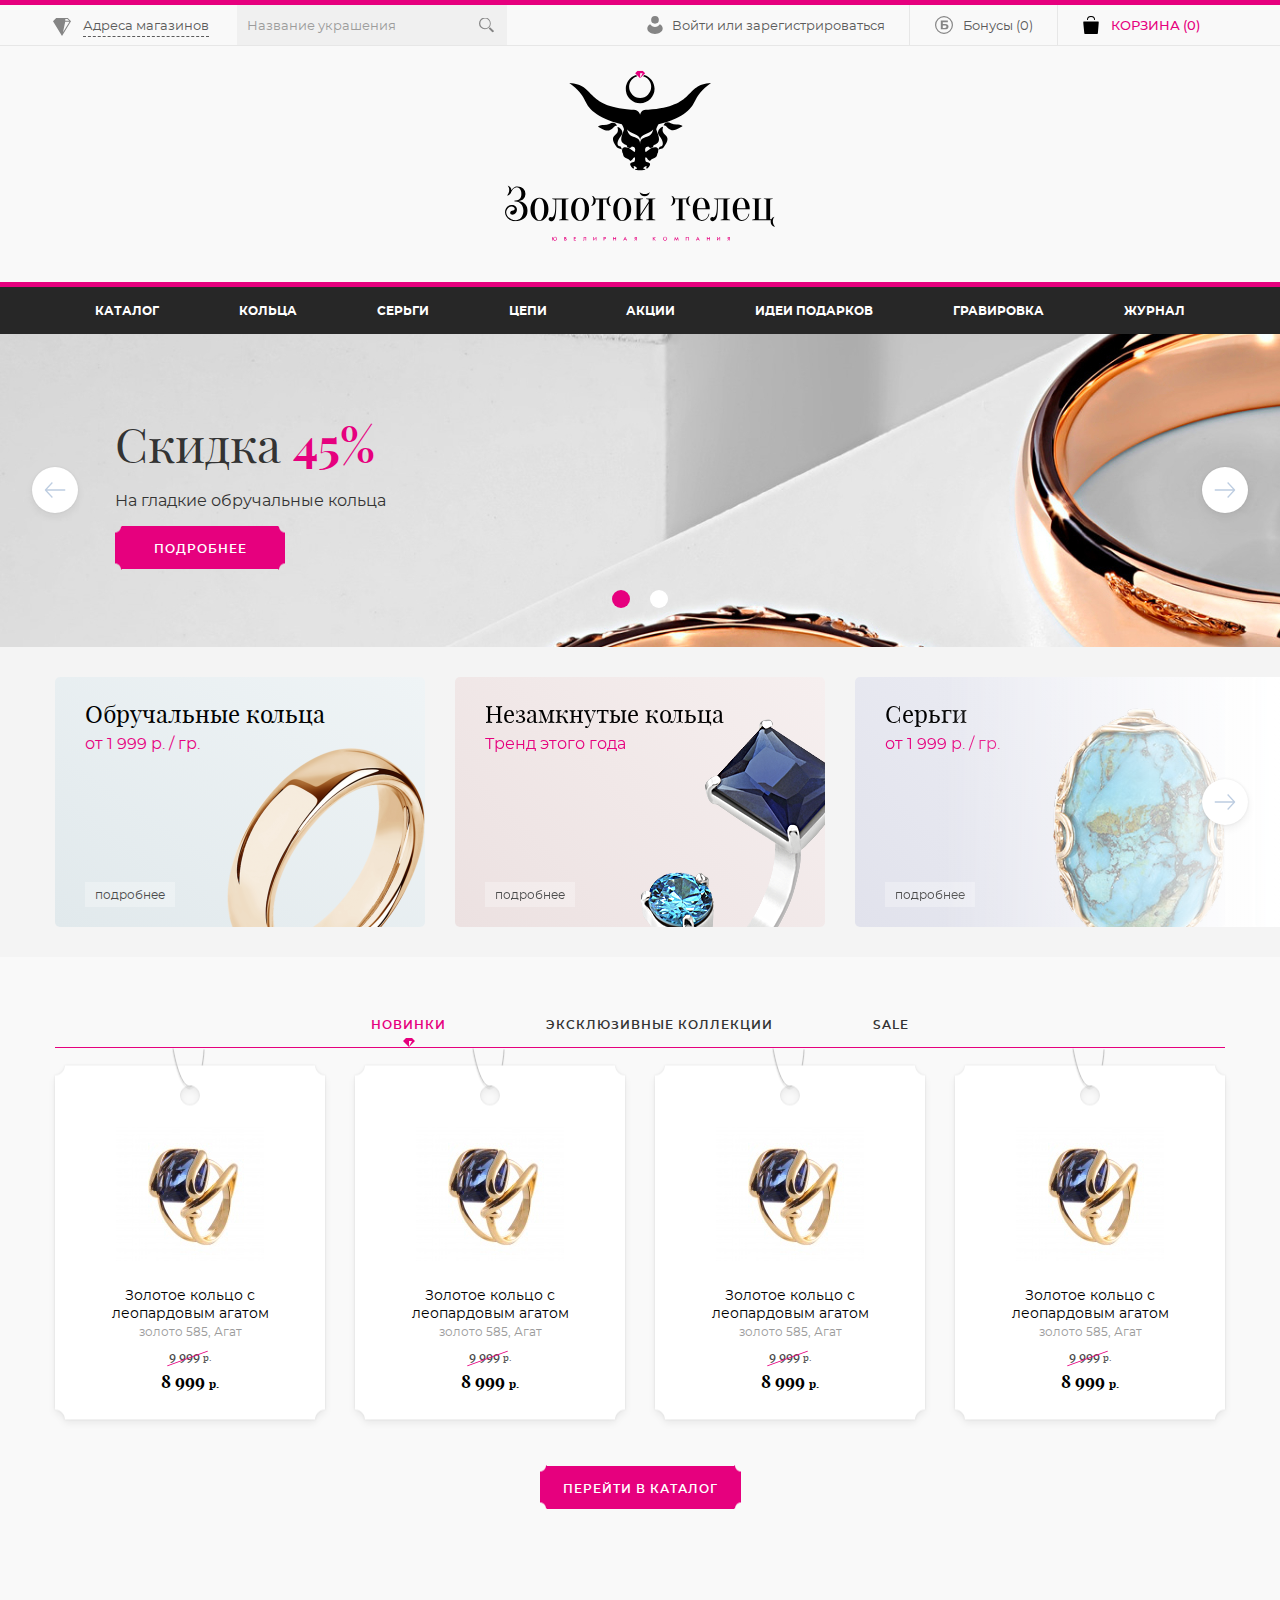
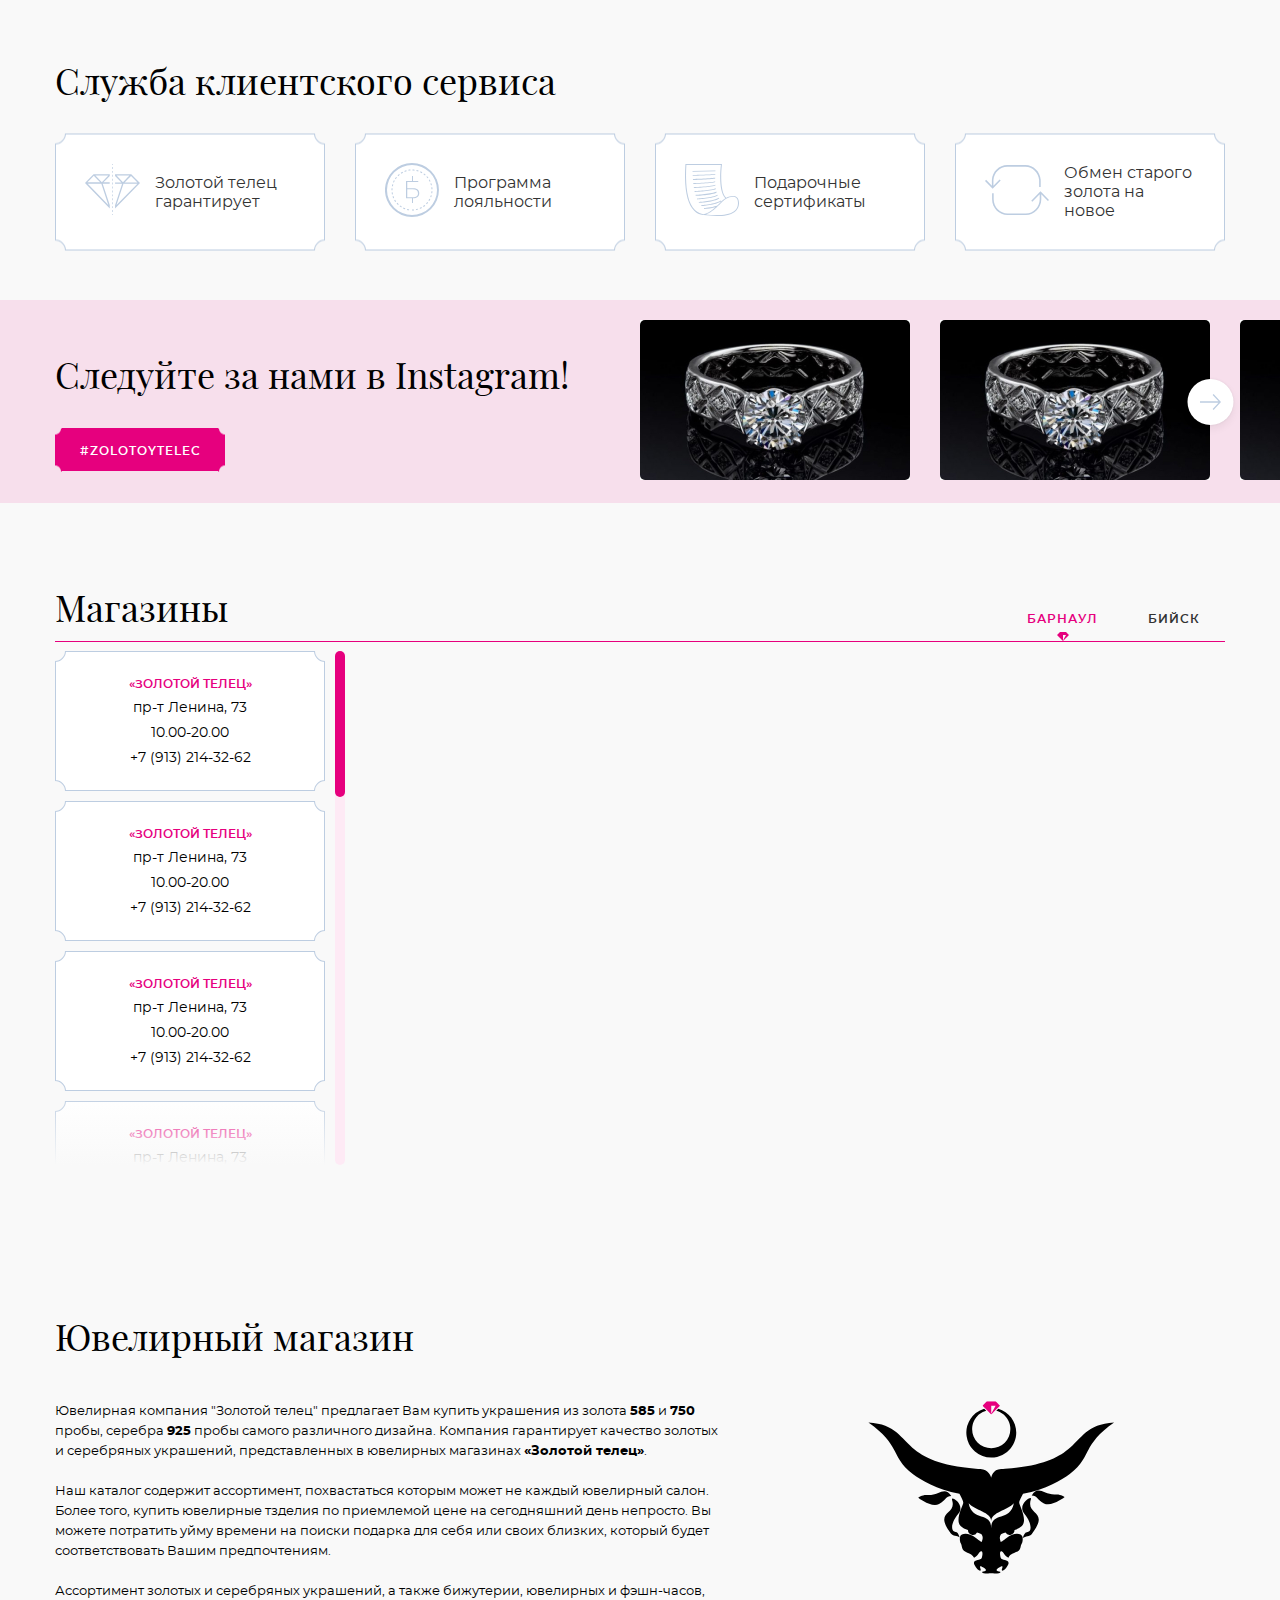
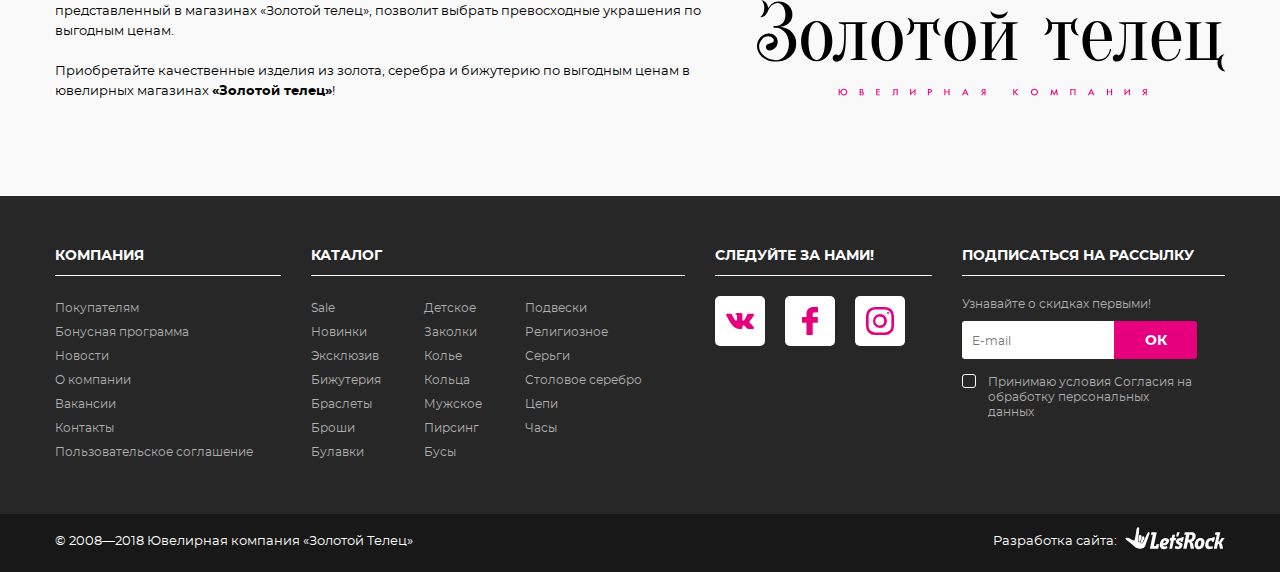
<file: index.html>
<!DOCTYPE html>
<html lang="ru">
<head>
	<meta charset="UTF-8">
<title>Телец</title>
<link rel="stylesheet" href="css/style.css">
<link rel="icon" type="image/x-icon" href="/img/favicon.ico">
<meta name="viewport" content="width=device-width, initial-scale=1, maximum-scale=1" />
	<script src="https://api-maps.yandex.ru/2.1/?lang=ru_RU" type="text/javascript">
    </script>
</head>
<body class="page">
	<svg style="display: none;">
		<symbol id="arrow" viewBox="0 0 21 16">
  			<defs>
				<path id="946ra" d="M366.52 483.3l5.83-6.3-.93-1-7.42 8 7.42 8 .93-1-5.83-6.3H385v-1.4z"/>
			</defs>
			<g><g transform="translate(-364 -476)"><use xlink:href="#946ra"/></g></g>
  		</symbol>
  		<symbol id="letsrock" viewBox="0 0 99 23">
  			<defs>
  				<path id="tip2a" d="M1465.2 3714.6c-.3.96-.47 1.6-1.2 2.36-.43.45-.57.6-1.18.93-3 1.57-6.98.59-9.24-1.52-.39-.33-.6-.67-.97-1.04-.25-.22-.3-.25-.55-.5-1-1.1-5.05-4.33-6.26-5.09-1.82-1.12-.28-2.41 2.18-1.7 2.23.67 5.24 3.64 6.1 1.87.27-.53 1.46-7.05 1.54-7.78.14-1.1.22-2.19.5-3.2.16-.7.47-1.23.82-1.49.64-.45 1.38-.36 1.63.4.06.2.09.39.11.67a70.2 70.2 0 0 1-.63 7.86c-.17 1.3-.5 2.93-.53 4.19-.05 1.43 1.27 2.3 2.38 1.49.41 1.57 1.76 1.88 2.73.3.74-1.12 1.82-4.43 3.26-6.96.46-.84.82-1.57 1.24-2.27.08-.17.19-.31.3-.48.69-.9 1.38-.62 1.57.45.11.64-.22 1.3-.6 2.44-1.1 3.32-2.13 5.62-3.2 9.07m-5.2-3.82c-.3.7-.8 1.58-1.65.87-.8-.67-.22-2.72.06-4.63.16-.93.1-1.49.52-1.8.28-.22.58-.25.88-.2 1.1.18 1.41.62 1.27 1.7-.13 1.09-.52 2.86-1.07 4.06m2.32 1.13c-.4.61-1.25 1.54-1.83.53-.33-.56.06-1.66.3-2.47.23-.76.5-2.1.8-2.98.4-1.12 1.7-.76 2.16-.05.55.87-.55 3.48-1.43 4.97"/><path id="tip2b" d="M1507.94 3709.67l1-4.89c1.43-.05 3.8-.42 2.75 2.78-.74 2.28-2.15 2.14-3.75 2.1zm-5.16 8.99h3.26l1.35-6.38c1.8-.22 1.85 1.04 2.12 2.42l.72 3.96h3.31l-.8-4.05c-.2-.98-.63-1.8-1-2.19-.21-.22-.4-.34-.65-.53.52-.34.93-.48 1.35-.73a5.2 5.2 0 0 0 1.93-2.08c.77-1.38 1.16-3.48.39-5.03-.78-1.6-2.05-1.9-4.3-1.9-2.08 0-4.12-.04-6.19 0l-.5 2.6h1.77z"/><path id="tip2c" d="M1533.44 3718.65h2.9l1.02-4.63c1.24-.11 1.35.56 1.63 1.9l.52 2.73 3-.02-.4-2.08c-.45-1.97-.28-2.33-1.41-3.57l3.42-5.05-3.1.02c-.76 1.07-1.45 2.4-2.14 3.49h-.97c-.05-.93 1.6-7.47 1.85-9.3h-4.8l-.47 2.61h1.74c-.28 2.22-2.76 12.78-2.79 13.9"/><path id="tip2d" d="M1478.6 3714.36h-2.7l-.36 1.65h-2.18l2.85-13.87-5.22.06-.6 2.55h1.9l-2.9 13.9 8.33-.02"/><path id="tip2e" d="M1517.48 3715.36a4.7 4.7 0 0 1 .17-2.41c.28-1.07 1.05-2.84 2.34-2.39 1.02.31 1.07 3.4 0 5-.83 1.27-2.1 1.46-2.5-.2m-.92 3.54c.25.12.56.17.94.23 2.68.28 4.03-.74 4.86-1.83.75-.99 1-1.74 1.3-2.95.44-1.63.69-3.5-.33-4.91-1.08-1.49-3.26-1.97-5.33-1.1a6.23 6.23 0 0 0-3.42 4.02c-.3.98-.5 2.13-.39 3.23.14 1.57.88 2.75 2.37 3.31"/><path id="tip2f" d="M1482.69 3713.23c.16-1.15.72-2.45 1.74-2.67.82-.17 1.13.43.96 1.15-.07.32-.2.62-.47.9-.5.5-1.3.65-2.23.62m-2.4 4.8c1.74 2.14 5.16.67 6.67.14l-.5-2.25c-1.34.48-3.33 1.5-3.86-.59 2.24.2 4.2-.53 5.3-2.5 2.76-4.94-4.1-6.7-7.06-2.75a7.7 7.7 0 0 0-1.57 4.75s-.15 1.77 1.02 3.2"/><path id="tip2g" d="M1495.52 3712.5c.45 1.78 2.99 2.03 3.29 2.84.58 1.49-2.13 1.69-3.67.42l-1.05 2.25c.8 1.04 3.28 1.32 4.86.98 1.9-.39 2.98-1.96 3.06-3.87.05-.87-.14-1.32-.88-2.02-.67-.6-1.44-.76-2.05-1.18-.33-.23-.44-.29-.4-.7.05-.76.65-.74 1.56-.7l-.19 1.14 2.13-.03 1.37-4.32-2.59.03-.14.64c-1.3-.08-2.8-.12-3.83.7 0 0-2.01 1.66-1.47 3.83"/><path id="tip2h" d="M1525.93 3718.3c.28.24.69.5 1.3.66.69.23 1.49.26 2.26.15.5-.06.86-.17 1.19-.26.41-.11.74-.25 1.16-.42.16-.08.35-.14.55-.25l-.5-2.22c-.94.3-4.3 2.05-3.95-1.91.23-2.27.92-3.8 3.4-3.48l-.2 1.1 2.1-.04 1.41-4.32h-2.57l-.19.76c-2.95-.31-4.55.53-5.8 2.25a8.15 8.15 0 0 0-1.35 5.33c.09.98.42 1.97 1.19 2.64"/><path id="tip2i" d="M1488.82 3718.65h2.84l1.69-8.17 1.6.03.8-2.53h-1.85l.63-3.23H1492l-.93 3.23h-1.52l-.5 2.5h1.3z"/><path id="tip2j" d="M1495.66 3706.46h2.07l1.49-4.32h-2.68z"/>
  			</defs>
  			<g><g transform="translate(-1445 -3697)"><g><g><use xlink:href="#tip2a"/></g><g><use xlink:href="#tip2b"/></g><g><use xlink:href="#tip2c"/></g><g><use xlink:href="#tip2d"/></g><g><use xlink:href="#tip2e"/></g><g><use xlink:href="#tip2f"/></g><g><use xlink:href="#tip2g"/></g><g><use xlink:href="#tip2h"/></g><g><use xlink:href="#tip2i"/></g><g><use xlink:href="#tip2j"/></g></g></g></g>
  		</symbol>
	</svg>

	<header class="header">
	<div class="header__top">
		<div class="container container_flex">
			<div class="header__top-blk">
				<a href="#" class="address">Адреса магазинов</a>
				<div class="search">
					<input type="search" placeholder="Название украшения">
					<button class="search__btn"></button>
				</div>
			</div>
			<div class="header__top-blk">
				<a href="#" class="header__btn header__btn_auth">Войти или зарегистрироваться</a>
				<a href="#" class="header__btn header__btn_bonus">Бонусы (0)</a>
				<a href="#" class="header__btn header__btn_cart">Корзина (0)</a>
			</div>
		</div>

	</div>
	<div class="header__logo">
		<a href="/" class="logo">
			<img src="img/svg/logo.svg" alt="">
		</a>
	</div>
	<div class="header__nav">
		<nav class="nav container">
			<div class="nav__item">
				<a href="/">Каталог</a>
			</div>
			<div class="nav__item">
				<a href="/">Кольца</a>
			</div>
			<div class="nav__item">
				<a href="/">Серьги</a>
			</div>
			<div class="nav__item">
				<a href="/">Цепи</a>
			</div>
			<div class="nav__item">
				<a href="/">Акции</a>
			</div>
			<div class="nav__item">
				<a href="/">Идеи подарков</a>
			</div>
			<div class="nav__item">
				<a href="/">Гравировка</a>
			</div>
			<div class="nav__item">
				<a href="/">Журнал</a>
			</div>
		</nav>
	</div>
</header>

	<div class="page__wrapper">
		<div class="slider" data-slider="main">
	<ul class="slider__slides">
		<li class="slide">
			<div class="slide__bg">
				<img src="pictures/slide.jpg" alt="">
			</div>
			<div class="slide__content container">
				<div>
					<span class="slide__title">Скидка <strong>45%</strong></span>
					<p class="slide__text">На гладкие обручальные кольца</p>
					<a href="#" class="slide__btn btn">Подробнее</a>
				</div>
			</div>
		</li>
		<li class="slide">
			<div class="slide__bg">
				<img src="pictures/slide.jpg" alt="">
			</div>
			<div class="slide__content container">
				<div>
					<span class="slide__title">Скидка <strong>45%</strong></span>
					<p class="slide__text">На гладкие обручальные кольца</p>
					<a href="#" class="slide__btn btn">Подробнее</a>
				</div>
			</div>
		</li>
	</ul>
	<div class="slider__controls container">
		<button class="arrow arrow_prev">
			<svg>
				<use xlink:href="#arrow"/>
			</svg>
		</button>
		<button class="arrow arrow_next">
			<svg>
				<use xlink:href="#arrow"/>
			</svg>
		</button>
	</div>
</div>
		<div class="slider" data-slider="catalog">
	<div class="container">
		<ul class="slider__slides">
			<li class="catitem">
				<span class="catitem__title">Обручальные кольца</span>
				<span class="catitem__subtitle">от 1 999 р. / гр.</span>
				<a href="/" class="catitem__more">Подробнее</a>
				<img src="pictures/1000x1000-pr-122-00-1-7b1.png" alt="">
			</li>
			<li class="catitem">
				<span class="catitem__title">Незамкнутые кольца</span>
				<span class="catitem__subtitle">Тренд этого года</span>
				<a href="/" class="catitem__more">Подробнее</a>
				<img src="pictures/cb2fe2113a5e11729b7a96f40f916c2d.png" alt="">
			</li>
			<li class="catitem">
				<span class="catitem__title">Серьги</span>
				<span class="catitem__subtitle">от 1 999 р. / гр.</span>
				<a href="/" class="catitem__more">Подробнее</a>
				<img src="pictures/bitmap.png" alt="">
			</li>
			<li class="catitem">
				<span class="catitem__title">Обручальные кольца</span>
				<span class="catitem__subtitle">от 1 999 р. / гр.</span>
				<a href="/" class="catitem__more">Подробнее</a>
				<img src="pictures/1000x1000-pr-122-00-1-7b1.png" alt="">
			</li>
			<li class="catitem">
				<span class="catitem__title">Незамкнутые кольца</span>
				<span class="catitem__subtitle">Тренд этого года</span>
				<a href="/" class="catitem__more">Подробнее</a>
				<img src="pictures/cb2fe2113a5e11729b7a96f40f916c2d.png" alt="">
			</li>
			<li class="catitem">
				<span class="catitem__title">Серьги</span>
				<span class="catitem__subtitle">от 1 999 р. / гр.</span>
				<a href="/" class="catitem__more">Подробнее</a>
				<img src="pictures/bitmap.png" alt="">
			</li>
		</ul>
		<div class="slider__controls container">
			<button class="arrow arrow_prev">
				<svg>
					<use xlink:href="#arrow"/>
				</svg>
			</button>
			<button class="arrow arrow_next">
				<svg>
					<use xlink:href="#arrow"/>
				</svg>
			</button>
		</div>
	</div>
</div>

		<section class="section">
			<div class="container">
				<div class="tabs">
					<div class="tabs__btns">
						<button class="tab">
							<span>Новинки</span>
						</button>
						<button class="tab">
							<span>Эксклюзивные коллекции</span>
						</button>
						<button class="tab">
							<span>Sale</span>
						</button>
					</div>
					<div class="tabs__content">
						<div class="tab-content">
							<div class="catalog">
								<div class="catalog__items catalog__items_index">
									<div class="item">
										<a href="#"></a>
										<div class="item__pic">
											<img src="pictures/f160afa83a4b2538b3ef13fe728d73aa.jpg" alt="">
										</div>
										<div class="item__title">
											<p>Золотое кольцо с леопардовым агатом</p>
											<span>золото 585, Агат</span>
										</div>
										<div class="item__priceblock">
											<span class="price price_old"><s>9 999 <span>р.</span></s></span>
											<span class="price">8 999 <span>р.</span></span>
										</div>
									</div>
									<div class="item">
										<a href="#"></a>
										<div class="item__pic">
											<img src="pictures/f160afa83a4b2538b3ef13fe728d73aa.jpg" alt="">
										</div>
										<div class="item__title">
											<p>Золотое кольцо с леопардовым агатом</p>
											<span>золото 585, Агат</span>
										</div>
										<div class="item__priceblock">
											<span class="price price_old"><s>9 999 <span>р.</span></s></span>
											<span class="price">8 999 <span>р.</span></span>
										</div>
									</div>
									<div class="item">
										<a href="#"></a>
										<div class="item__pic">
											<img src="pictures/f160afa83a4b2538b3ef13fe728d73aa.jpg" alt="">
										</div>
										<div class="item__title">
											<p>Золотое кольцо с леопардовым агатом</p>
											<span>золото 585, Агат</span>
										</div>
										<div class="item__priceblock">
											<span class="price price_old"><s>9 999 <span>р.</span></s></span>
											<span class="price">8 999 <span>р.</span></span>
										</div>
									</div>
									<div class="item">
										<a href="#"></a>
										<div class="item__pic">
											<img src="pictures/f160afa83a4b2538b3ef13fe728d73aa.jpg" alt="">
										</div>
										<div class="item__title">
											<p>Золотое кольцо с леопардовым агатом</p>
											<span>золото 585, Агат</span>
										</div>
										<div class="item__priceblock">
											<span class="price price_old"><s>9 999 <span>р.</span></s></span>
											<span class="price">8 999 <span>р.</span></span>
										</div>
									</div>
								</div>
								<a href="#" class="btn">Перейти в каталог</a>
							</div>
						</div>
						<div class="tab-content">
							2
						</div>
						<div class="tab-content">
							3
						</div>
					</div>
				</div>
			</div>
		</section>

	 <section class="section">
			<div class="container">
				<h2 class="title">Служба клиентского сервиса</h2>
				<div class="feautures">
					<div class="feautures__item">
						<div class="feautures__pic">
							<svg xmlns="http://www.w3.org/2000/svg" xmlns:xlink="http://www.w3.org/1999/xlink" width="55" height="51" viewBox="0 0 55 51">
								<defs>
									<path id="hm98a" d="M432.75 1748h-.69v-.98h.69zm0-46.08h-.69v-1.97h.69zm0 3.93h-.69v-1.97h.69zm0 3.93h-.69v-1.97h.69zm0 3.86h-.69v-1.95h.69zm0 3.93h-.69v-1.95h.69zm0 3.95h-.69v-1.97h.69zm0 3.93h-.69v-1.97h.69zm0 3.92h-.69v-1.95h.69zm0 3.93h-.69v-1.95h.69zm0 3.89h-.69v-1.97h.69zm0 3.93h-.69v-1.97h.69zm0 3.93h-.69v-1.97h.69zm0-47.07h-.69v-.98h.69zm3.8 10.63l6.43 6.53 6.42-6.53zm14.47.31l-6.42 6.51h12.83zm6.42 7.87h-13.96l-6.99 21.26zm-22.38-9.53h16.21l8.73 8.85-24.94 25.33v-3.26l7.04-21.4h-7.04v-1.34h6.36l-6.36-6.46zm-27.32 9.46l20.58 21.26-6.98-21.26zm-.37-1.35h12.85l-6.43-6.51zm8.04-6.76l6.43 6.53 6.54-6.53zm14.35 32.82l-24.76-25.5 8.54-8.73h16.22v1.9l-6.3 6.27h6.23v1.35h-6.98l7.05 21.39z"/>
								</defs>
								<g><g transform="translate(-405 -1697)"><use xlink:href="#hm98a"/></g></g>
							</svg>
						</div>
						<p>Золотой телец гарантирует</p>
					</div>
					<div class="feautures__item">
						<div class="feautures__pic">
							<svg xmlns="http://www.w3.org/2000/svg" xmlns:xlink="http://www.w3.org/1999/xlink" width="54" height="54" viewBox="0 0 54 54"><defs><path id="o6yma" d="M732 1750a27 27 0 1 1 0-54 27 27 0 0 1 0 54zm0-2a25 25 0 1 0 0-50 25 25 0 0 0 0 50zm0-4.5v-1c.65 0 1.3-.03 1.95-.1l.1 1c-.68.07-1.36.1-2.05.1zm4.08-.4l-.2-.99c.64-.13 1.27-.29 1.9-.48l.29.96c-.66.2-1.32.37-2 .5zm3.96-1.24l-.4-.92c.6-.25 1.19-.54 1.76-.85l.48.88c-.6.33-1.21.63-1.84.9zm3.57-1.98l-.56-.81c.53-.37 1.05-.76 1.55-1.18l.64.76c-.52.44-1.06.85-1.63 1.23zm3.17-2.68l-.72-.69c.45-.47.88-.96 1.28-1.47l.79.62c-.43.54-.87 1.05-1.35 1.54zm2.5-3.17l-.84-.53c.35-.55.67-1.12.97-1.7l.89.45c-.31.61-.65 1.2-1.02 1.78zm1.86-3.68l-.93-.36c.23-.6.44-1.23.6-1.85l.97.26c-.18.66-.4 1.3-.64 1.95zm1.09-4l-.99-.17c.1-.64.18-1.29.22-1.94l1 .06c-.04.69-.12 1.37-.23 2.04zm.25-4.15l-1 .04c-.02-.66-.08-1.3-.17-1.95l1-.13c.09.67.15 1.35.17 2.04zm-.56-4.07l-.97.24c-.16-.63-.34-1.26-.56-1.87l.94-.33c.23.64.43 1.3.59 1.96zm-1.37-3.86l-.9.42c-.28-.58-.59-1.16-.92-1.72l.86-.51c.35.59.67 1.19.96 1.8zm-2.14-3.54l-.8.6c-.38-.52-.8-1.03-1.23-1.5l.73-.68c.46.5.9 1.03 1.3 1.58zm-2.8-3.07l-.67.75c-.49-.43-1-.84-1.52-1.22l.58-.81c.56.4 1.1.83 1.6 1.28zm-3.26-2.36l-.51.86c-.56-.33-1.14-.63-1.73-.9l.42-.9c.62.28 1.23.6 1.82.94zm-3.78-1.72l-.32.95a19.2 19.2 0 0 0-1.86-.53l.22-.98c.66.15 1.32.34 1.96.56zm-4.03-.92l-.13.99c-.64-.08-1.29-.13-1.94-.14l.02-1c.69.01 1.37.06 2.05.15zm-4.14-.1l.08 1c-.65.06-1.3.14-1.94.26l-.17-1c.67-.12 1.35-.2 2.03-.26zm-4.04.73l.28.96c-.63.18-1.25.39-1.86.63l-.37-.93a20.5 20.5 0 0 1 1.95-.66zm-3.81 1.52l.46.88c-.58.3-1.14.63-1.68.99l-.55-.84c.57-.37 1.16-.72 1.77-1.03zm-3.46 2.27l.63.77c-.5.41-1 .85-1.45 1.3l-.7-.7c.48-.48.99-.94 1.52-1.37zm-2.92 2.9l.77.63c-.41.5-.8 1.03-1.16 1.57l-.83-.56c.38-.57.78-1.12 1.22-1.64zm-2.27 3.38l.89.47c-.31.57-.59 1.16-.83 1.76l-.93-.38c.26-.63.55-1.25.87-1.85zm-1.56 3.83l.95.28c-.18.63-.33 1.26-.45 1.9l-.99-.19c.13-.67.3-1.34.49-1.99zm-.77 4.08l1 .09a19.76 19.76 0 0 0-.07 1.98l-1 .01a21.9 21.9 0 0 1 .07-2.08zm.07 4.13l.98-.12c.08.65.19 1.3.32 1.93l-.96.21c-.15-.67-.26-1.34-.34-2.02zm.89 4.02l.95-.31c.2.62.43 1.22.7 1.82l-.91.4c-.28-.62-.53-1.26-.74-1.9zm1.66 3.74l.87-.5c.32.57.67 1.12 1.05 1.65l-.81.58c-.4-.56-.77-1.13-1.1-1.73zm2.41 3.37l.75-.66c.43.5.89.96 1.36 1.4l-.68.73c-.5-.46-.98-.95-1.43-1.47zm2.97 2.77l.6-.8c.52.4 1.06.77 1.61 1.1l-.52.85c-.59-.36-1.15-.74-1.7-1.15zm3.51 2.16l.44-.9c.58.29 1.18.54 1.8.76l-.35.94c-.64-.23-1.28-.5-1.89-.8zm3.9 1.42l.24-.97c.63.16 1.27.29 1.91.38l-.15.99a20.4 20.4 0 0 1-2-.4zM726 1714h6v-5h1v5h5.26v1.1h-11v6.2h5.82c2.01 0 3.54.4 4.6 1.23 1.04.82 1.56 2.02 1.56 3.6 0 1.65-.55 2.9-1.67 3.77-1.06.83-2.59 1.26-4.57 1.3v4.8h-1v-4.8h-6zm6.76 16.14c1.72 0 3.02-.33 3.9-1 .89-.66 1.33-1.64 1.33-2.95 0-2.57-1.74-3.86-5.23-3.86h-5.5v7.81z"/></defs><g><g transform="translate(-705 -1696)"><use xlink:href="#o6yma"/></g></g></svg>
						</div>
						<p>Программа лояльности</p>
					</div>
					<div class="feautures__item">
						<div class="feautures__pic">
							<svg xmlns="http://www.w3.org/2000/svg" xmlns:xlink="http://www.w3.org/1999/xlink" width="54" height="52" viewBox="0 0 54 52"><defs><path id="9t2ia" d="M1055.12 1729.27c1.91.67 4.14 2.53 3.86 7.6a10.32 10.32 0 0 1-4.3 8.05c-4.31 3.21-11.16 4.08-17.6 4.08-5.23 0-10.19-.56-13.29-.92l-.42-.04-.36-.03a14.43 14.43 0 0 1-8.8-4.3c-7.4-7.34-10.37-22.92-8.8-46.28l.02-.43h36.6l-.06.5c-.04.27-3.32 26.12 4.24 33.26 3-1.6 6.32-2.39 8.9-1.5m2.84 7.57c.2-3.6-.9-5.91-3.2-6.71-2.25-.78-5.55-.02-8.62 1.75l-.79.49-.28.17c-.35.24-.7.5-1.03.75l-.22.17a18.55 18.55 0 0 0-1.96 1.8 92.47 92.47 0 0 1-2.63 2.7l-.12.12a70.85 70.85 0 0 1-2.36 2.21l-.18.16-1.05.92-.22.19-.85.7-.2.16-.95.74-.18.14-.76.56-.21.15-.85.59-.13.09-.7.45-.2.13-.75.46-.07.04-.65.36-.19.1c-.2.12-.4.23-.6.32l-.05.03a21.74 21.74 0 0 1-1.24.57l-.1.04c-.17.08-.33.14-.5.2l-.04.02c7.24.78 21.22 1.83 27.96-3.18a9.47 9.47 0 0 0 3.92-7.4m-42.98 6.29c3 2.98 6.2 3.85 8.49 4.02h.02c.2-.01 4.33-.3 11.96-6.99a73.52 73.52 0 0 1-11.39 1.88l-.09-.9c.1-.02 7.02-.56 13.03-2.37a83.56 83.56 0 0 0 4.08-4.09c.26-.28.54-.55.82-.82l.38-.34a17.72 17.72 0 0 1 1-.83l.27-.2c.48-.37.97-.71 1.48-1.03l.03-.02.26-.17c-7.2-7.13-4.87-29.55-4.42-33.34h-34.5c-1.01 15.84-.33 36.36 8.58 45.2m-2.4-38.25l-.02-.9 22.89-.58.02.91zm.18 4.02l-.04-.91c.02 0 21.95-.62 22.52-1.03l.1.89c-.6.42-22.53 1.04-22.58 1.05m.22 4.06l-.04-.91c.03 0 21.02-.67 22.16-1.49l.15.87c-1.19.85-22.15 1.52-22.27 1.53m.35 4.06l-.05-.9c.04 0 20.08-.72 21.8-1.95l.2.85c-1.78 1.28-21.78 2-21.95 2m.52 4.03l-.05-.9c.06-.01 19.16-.77 21.43-2.4l.28.83c-2.38 1.7-21.43 2.46-21.66 2.47m.77 3.94l-.06-.9c.07-.01 18.2-.82 21.05-2.85l.34.8c-2.97 2.13-21.05 2.93-21.33 2.95m1.05 3.84l-.06-.9c.08-.02 17.27-.88 20.69-3.32l.4.79c-3.57 2.55-20.69 3.4-21.03 3.43m1.42 3.66l-.07-.91c.1 0 16.34-.92 20.32-3.77l.46.77c-4.16 2.98-20.32 3.88-20.71 3.9m1.83 3.46l-.08-.9c.11-.02 15.41-.97 19.97-4.24l.52.75c-4.75 3.4-19.96 4.36-20.41 4.39m2.3 3.2l-.08-.9c.12-.01 14.47-1.02 19.59-4.7l.58.73c-5.34 3.84-19.58 4.84-20.09 4.88"/></defs><g><g transform="translate(-1005 -1697)"><use xlink:href="#9t2ia"/></g></g></svg>
						</div>
						<p>Подарочные сертификаты</p>
					</div>
					<div class="feautures__item">
						<div class="feautures__pic">
							<svg xmlns="http://www.w3.org/2000/svg" xmlns:xlink="http://www.w3.org/1999/xlink" width="64" height="50" viewBox="0 0 64 50"><defs><path id="fz7pa" d="M1320.68 1713.6l-8.04 8.21-7.64-7.88 1.1-1.14 5.76 5.93v-4.87c0-8.7 6.93-15.85 15.44-15.85h18.05c8.43 0 15.37 7.15 15.37 15.85v6.1h-1.58v-6.1c0-7.8-6.23-14.22-13.8-14.22h-18.12c-7.56 0-13.79 6.41-13.79 14.3v4.87l6.15-6.34zm25.15 34.4h-18.26c-8.49 0-15.47-7.13-15.47-15.8v-6.07h1.58v6.08c0 7.77 6.27 14.17 13.97 14.17h18.18c7.62 0 13.88-6.4 13.88-14.25v-4.86l-7.38 7.53-1.1-1.13 9.28-9.48 8.49 8.75-1.11 1.13-6.59-6.72v4.86c0 8.66-6.98 15.79-15.47 15.79z"/></defs><g><g transform="translate(-1305 -1698)"><use xlink:href="#fz7pa"/></g></g></svg>
						</div>
						<p>Обмен старого золота на новое</p>
					</div>
				</div>
			</div>
		</section>

		<section class="section section_follow">
			<div class="container container_flex">
				<div class="section__block">
					<h2 class="title">Следуйте за нами в Instagram!</h2>
					<a href="#" class="btn">#zolotoytelec</a>
				</div>
				<div class="section__block">
					<div class="slider" data-slider="follow">
	<div class="container">
		<ul class="slider__slides">
			<li class="photo">
				<img src="img/vkladyvat-dengi-v-juvelirnye-ukrashenija-1-e1506248080280.jpg" alt="">
			</li>
			<li class="photo">
				<img src="img/vkladyvat-dengi-v-juvelirnye-ukrashenija-1-e1506248080280.jpg" alt="">
			</li>
			<li class="photo">
				<img src="img/vkladyvat-dengi-v-juvelirnye-ukrashenija-1-e1506248080280.jpg" alt="">
			</li>
			<li class="photo">
				<img src="img/vkladyvat-dengi-v-juvelirnye-ukrashenija-1-e1506248080280.jpg" alt="">
			</li>
		</ul>
		<div class="slider__controls container">
			<button class="arrow arrow_prev">
				<svg>
					<use xlink:href="#arrow"/>
				</svg>
			</button>
			<button class="arrow arrow_next">
				<svg>
					<use xlink:href="#arrow"/>
				</svg>
			</button>
		</div>
	</div>
</div>
				</div>
			</div>
		</section>

		<section class="section">
			<div class="container">
				<h2 class="title">Магазины</h2>
				<div class="tabs tabs_shops">
					<div class="tabs__btns">
						<button class="tab"><span>Барнаул</span></button>
						<button class="tab"><span>Бийск</span></button>
					</div>
					<div class="tabs__content">
						<div class="tab-content">
							<div class="map">
								<ul class="map__addresses" data-simplebar>
									<li class="map__item" data-coords="50.76,37.64">
										<p>
											<strong>«Золотой телец»</strong>
											<span>пр-т Ленина, 73</span>
											<span>10.00-20.00</span>
											<span>+7 (913) 214-32-62</span>
										</p>
									</li>
									<li class="map__item" data-coords="20.76,37.64">
										<p>
											<strong>«Золотой телец»</strong>
											<span>пр-т Ленина, 73</span>
											<span>10.00-20.00</span>
											<span>+7 (913) 214-32-62</span>
										</p>
									</li>
									<li class="map__item" data-coords="50.76,17.64">
										<p>
											<strong>«Золотой телец»</strong>
											<span>пр-т Ленина, 73</span>
											<span>10.00-20.00</span>
											<span>+7 (913) 214-32-62</span>
										</p>
									</li>
									<li class="map__item" data-coords="50.26,36.64">
										<p>
											<strong>«Золотой телец»</strong>
											<span>пр-т Ленина, 73</span>
											<span>10.00-20.00</span>
											<span>+7 (913) 214-32-62</span>
										</p>
									</li>
									<li class="map__item" data-coords="50.76,37.64">
										<p>
											<strong>«Золотой телец»</strong>
											<span>пр-т Ленина, 73</span>
											<span>10.00-20.00</span>
											<span>+7 (913) 214-32-62</span>
										</p>
									</li>
									<li class="map__item" data-coords="20.76,37.64">
										<p>
											<strong>«Золотой телец»</strong>
											<span>пр-т Ленина, 73</span>
											<span>10.00-20.00</span>
											<span>+7 (913) 214-32-62</span>
										</p>
									</li>
									<li class="map__item" data-coords="50.76,17.64">
										<p>
											<strong>«Золотой телец»</strong>
											<span>пр-т Ленина, 73</span>
											<span>10.00-20.00</span>
											<span>+7 (913) 214-32-62</span>
										</p>
									</li>
									<li class="map__item" data-coords="50.26,36.64">
										<p>
											<strong>«Золотой телец»</strong>
											<span>пр-т Ленина, 73</span>
											<span>10.00-20.00</span>
											<span>+7 (913) 214-32-62</span>
										</p>
									</li>
									<li class="map__item" data-coords="50.76,37.64">
										<p>
											<strong>«Золотой телец»</strong>
											<span>пр-т Ленина, 73</span>
											<span>10.00-20.00</span>
											<span>+7 (913) 214-32-62</span>
										</p>
									</li>
									<li class="map__item" data-coords="20.76,37.64">
										<p>
											<strong>«Золотой телец»</strong>
											<span>пр-т Ленина, 73</span>
											<span>10.00-20.00</span>
											<span>+7 (913) 214-32-62</span>
										</p>
									</li>
									<li class="map__item" data-coords="50.76,17.64">
										<p>
											<strong>«Золотой телец»</strong>
											<span>пр-т Ленина, 73</span>
											<span>10.00-20.00</span>
											<span>+7 (913) 214-32-62</span>
										</p>
									</li>
									<li class="map__item" data-coords="50.26,36.64">
										<p>
											<strong>«Золотой телец»</strong>
											<span>пр-т Ленина, 73</span>
											<span>10.00-20.00</span>
											<span>+7 (913) 214-32-62</span>
										</p>
									</li>
								</ul>
								<div class="map__view">
									<div data-map="0"></div>
								</div>
							</div>
						</div>
						<div class="tab-content">
							<div class="map">
								<ul class="map__addresses" data-simplebar>
									<li class="map__item" data-coords="42.26,32.64">
										<p>
											<strong>«Золотой телец»</strong>
											<span>пр-т Ленина, 73</span>
											<span>10.00-20.00</span>
											<span>+7 (913) 214-32-62</span>
										</p>
									</li>
									<li class="map__item" data-coords="50.26,34.64">
										<p>
											<strong>«Золотой телец»</strong>
											<span>пр-т Ленина, 73</span>
											<span>10.00-20.00</span>
											<span>+7 (913) 214-32-62</span>
										</p>
									</li>
									<li class="map__item" data-coords="58.26,36.64">
										<p>
											<strong>«Золотой телец»</strong>
											<span>пр-т Ленина, 73</span>
											<span>10.00-20.00</span>
											<span>+7 (913) 214-32-62</span>
										</p>
									</li>
									<li class="map__item" data-coords="22.26,36.64">
										<p>
											<strong>«Золотой телец»</strong>
											<span>пр-т Ленина, 73</span>
											<span>10.00-20.00</span>
											<span>+7 (913) 214-32-62</span>
										</p>
									</li>
								</ul>
								<div class="map__view">
									<div data-map="1"></div>
								</div>
							</div>
						</div>
					</div>
				</div>
			</div>
		</section>

		<section class="section">
			<div class="container">
				<h2 class="title">Ювелирный магазин</h2>
				<div class="about">
					<div class="about__text">
						<p>
							Ювелирная компания "Золотой телец" предлагает Вам купить украшения из золота <strong>585</strong> и <strong>750</strong> пробы, серебра <strong>925</strong> пробы самого различного дизайна. Компания гарантирует качество золотых и серебряных украшений, представленных в ювелирных магазинах <strong>«Золотой телец»</strong>.
						</p>
						<p>
							Наш каталог содержит ассортимент, похвастаться которым может не каждый ювелирный салон. Более того, купить ювелирные тзделия по приемлемой цене на сегодняшний день непросто. Вы можете потратить уйму времени на поиски подарка для себя или своих близких, который будет соответствовать Вашим предпочтениям.
						</p>
						<p>
							Ассортимент золотых и серебряных украшений, а также бижутерии, ювелирных и фэшн-часов, представленный в магазинах «Золотой телец», позволит выбрать превосходные украшения по выгодным ценам.
						</p>
						<p>
							Приобретайте качественные изделия из золота, серебра и бижутерию по выгодным ценам в ювелирных магазинах <strong>«Золотой телец»</strong>!
						</p>
					</div>
					<div class="about__logo">
						<a href="/" class="logo logo_about">
							<img src="img/svg/logo.svg" alt="">
						</a>
					</div>
				</div>
			</div>
		</section>

	</div>

	<footer class="footer">
	<div class="container">
		<div class="footer__main">
			<div class="footer__block">
				<span class="footer__block-caption">Компания</span>
				<ul>
					<li><a href="#">Покупателям</a></li>
					<li><a href="#">Бонусная программа</a></li>
					<li><a href="#">Новости</a></li>
					<li><a href="#">О компании</a></li>
					<li><a href="#">Вакансии</a></li>
					<li><a href="#">Контакты</a></li>
					<li><a href="#">Пользовательское соглашение</a></li>
				</ul>
			</div>
			<div class="footer__block">
				<span class="footer__block-caption">Каталог</span>
				<ul>
					<li><a href="#">Sale</a></li>
					<li><a href="#">Новинки</a></li>
					<li><a href="#">Эксклюзив</a></li>
					<li><a href="#">Бижутерия</a></li>
					<li><a href="#">Браслеты</a></li>
					<li><a href="#">Броши</a></li>
					<li><a href="#">Булавки</a></li>
				</ul>
				<ul>
					<li><a href="#">Детское</a></li>
					<li><a href="#">Заколки</a></li>
					<li><a href="#">Колье</a></li>
					<li><a href="#">Кольца</a></li>
					<li><a href="#">Мужское</a></li>
					<li><a href="#">Пирсинг</a></li>
					<li><a href="#">Бусы</a></li>
				</ul>
				<ul>
					<li><a href="#">Подвески</a></li>
					<li><a href="#">Религиозное</a></li>
					<li><a href="#">Серьги</a></li>
					<li><a href="#">Столовое серебро</a></li>
					<li><a href="#">Цепи</a></li>
					<li><a href="#">Часы</a></li>
				</ul>
			</div>
			<div class="footer__block">
				<span class="footer__block-caption">Следуйте за нами!</span>
				<ul class="social">
					<li>
						<a href="#"><img src="img/svg/vk.svg" alt=""></a>
					</li>
					<li>
						<a href="#"><img src="img/svg/fb.svg" alt=""></a>
					</li>
					<li>
						<a href="#"><img src="img/svg/in.svg" alt=""></a>
					</li>
				</ul>
			</div>
			<div class="footer__block">
				<span class="footer__block-caption">Подписаться на рассылку</span>
				<div class="subscribe">
					<p>Узнавайте о скидках первыми!</p>
					<div class="field subscribe__field">
						<input type="mail" placeholder="E-mail">
						<button class="field__btn">Ок</button>
					</div>
					<label class="aggree">
						<span class="checkbox checkbox_sub">
							<input class="checkbox" type="checkbox">
							<span class="checkbox__box"></span>
						</span>
						<p>Принимаю условия Согласия на обработку персональных данных
						</p>
					</label>
				</div>
			</div>
		</div>
	</div>
	<div class="footer__bot">
		<div class="container container_flex">
			<p class="copy">© 2008—2018 Ювелирная компания «Золотой Телец»</p>
			<p class="letsrock">Разработка сайта: 
				<a href="https://letsrock.pro/" target="_blank">
					<svg>
						<use xlink:href="#letsrock"/>
					</svg>
				</a>
			</p>
		</div>
			
	</div>
</footer>

	<script src="js/libs.js"></script>
	<script src="js/script.js"></script>
</body>
</html>
</file>
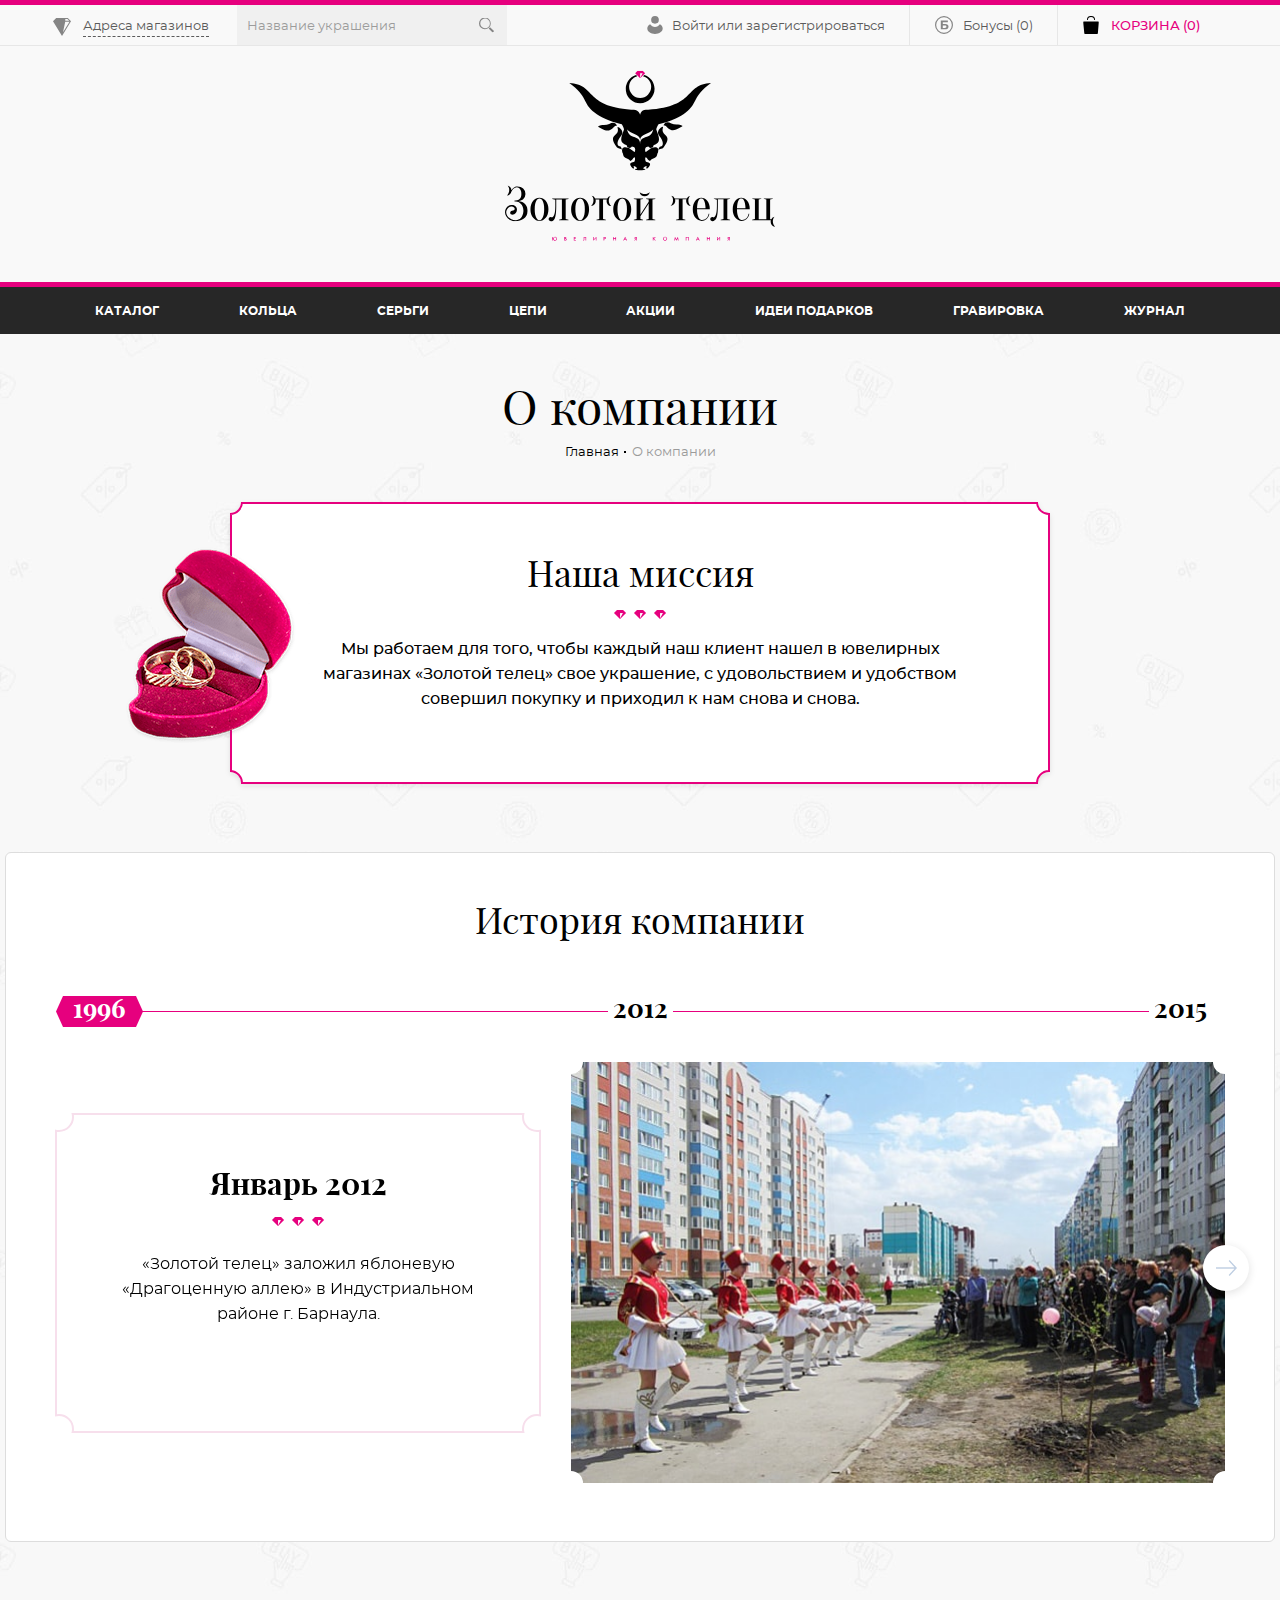
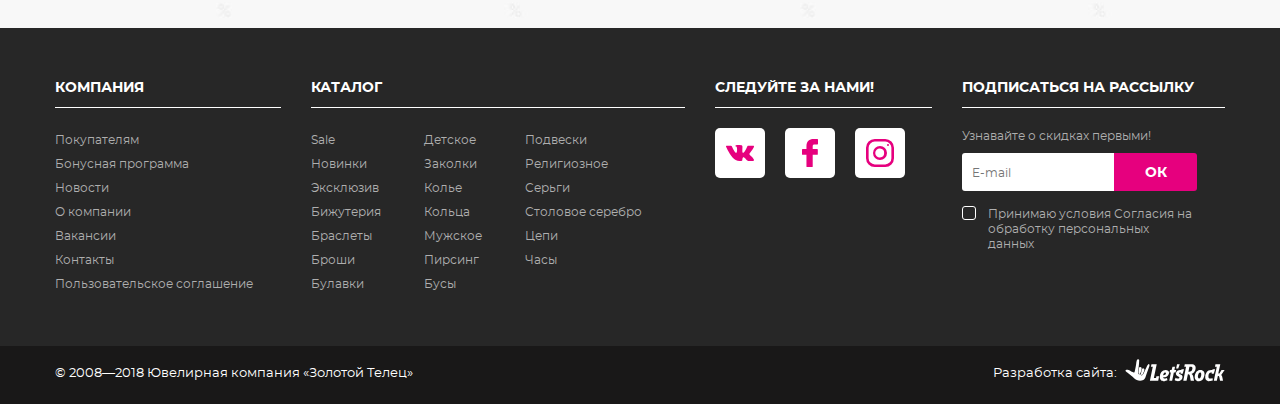
<file: about.html>
<!DOCTYPE html>
<html lang="ru">
<head>
	<meta charset="UTF-8">
<title>Телец</title>
<link rel="stylesheet" href="css/style.css">
<link rel="icon" type="image/x-icon" href="/img/favicon.ico">
<meta name="viewport" content="width=device-width, initial-scale=1, maximum-scale=1" />
	<script src="https://api-maps.yandex.ru/2.1/?lang=ru_RU" type="text/javascript">
    </script>
</head>
<body class="page">
	<svg style="display: none;">
		<symbol id="arrow" viewBox="0 0 21 16">
  			<defs>
				<path id="946ra" d="M366.52 483.3l5.83-6.3-.93-1-7.42 8 7.42 8 .93-1-5.83-6.3H385v-1.4z"/>
			</defs>
			<g><g transform="translate(-364 -476)"><use xlink:href="#946ra"/></g></g>
  		</symbol>
  		<symbol id="letsrock" viewBox="0 0 99 23">
  			<defs>
  				<path id="tip2a" d="M1465.2 3714.6c-.3.96-.47 1.6-1.2 2.36-.43.45-.57.6-1.18.93-3 1.57-6.98.59-9.24-1.52-.39-.33-.6-.67-.97-1.04-.25-.22-.3-.25-.55-.5-1-1.1-5.05-4.33-6.26-5.09-1.82-1.12-.28-2.41 2.18-1.7 2.23.67 5.24 3.64 6.1 1.87.27-.53 1.46-7.05 1.54-7.78.14-1.1.22-2.19.5-3.2.16-.7.47-1.23.82-1.49.64-.45 1.38-.36 1.63.4.06.2.09.39.11.67a70.2 70.2 0 0 1-.63 7.86c-.17 1.3-.5 2.93-.53 4.19-.05 1.43 1.27 2.3 2.38 1.49.41 1.57 1.76 1.88 2.73.3.74-1.12 1.82-4.43 3.26-6.96.46-.84.82-1.57 1.24-2.27.08-.17.19-.31.3-.48.69-.9 1.38-.62 1.57.45.11.64-.22 1.3-.6 2.44-1.1 3.32-2.13 5.62-3.2 9.07m-5.2-3.82c-.3.7-.8 1.58-1.65.87-.8-.67-.22-2.72.06-4.63.16-.93.1-1.49.52-1.8.28-.22.58-.25.88-.2 1.1.18 1.41.62 1.27 1.7-.13 1.09-.52 2.86-1.07 4.06m2.32 1.13c-.4.61-1.25 1.54-1.83.53-.33-.56.06-1.66.3-2.47.23-.76.5-2.1.8-2.98.4-1.12 1.7-.76 2.16-.05.55.87-.55 3.48-1.43 4.97"/><path id="tip2b" d="M1507.94 3709.67l1-4.89c1.43-.05 3.8-.42 2.75 2.78-.74 2.28-2.15 2.14-3.75 2.1zm-5.16 8.99h3.26l1.35-6.38c1.8-.22 1.85 1.04 2.12 2.42l.72 3.96h3.31l-.8-4.05c-.2-.98-.63-1.8-1-2.19-.21-.22-.4-.34-.65-.53.52-.34.93-.48 1.35-.73a5.2 5.2 0 0 0 1.93-2.08c.77-1.38 1.16-3.48.39-5.03-.78-1.6-2.05-1.9-4.3-1.9-2.08 0-4.12-.04-6.19 0l-.5 2.6h1.77z"/><path id="tip2c" d="M1533.44 3718.65h2.9l1.02-4.63c1.24-.11 1.35.56 1.63 1.9l.52 2.73 3-.02-.4-2.08c-.45-1.97-.28-2.33-1.41-3.57l3.42-5.05-3.1.02c-.76 1.07-1.45 2.4-2.14 3.49h-.97c-.05-.93 1.6-7.47 1.85-9.3h-4.8l-.47 2.61h1.74c-.28 2.22-2.76 12.78-2.79 13.9"/><path id="tip2d" d="M1478.6 3714.36h-2.7l-.36 1.65h-2.18l2.85-13.87-5.22.06-.6 2.55h1.9l-2.9 13.9 8.33-.02"/><path id="tip2e" d="M1517.48 3715.36a4.7 4.7 0 0 1 .17-2.41c.28-1.07 1.05-2.84 2.34-2.39 1.02.31 1.07 3.4 0 5-.83 1.27-2.1 1.46-2.5-.2m-.92 3.54c.25.12.56.17.94.23 2.68.28 4.03-.74 4.86-1.83.75-.99 1-1.74 1.3-2.95.44-1.63.69-3.5-.33-4.91-1.08-1.49-3.26-1.97-5.33-1.1a6.23 6.23 0 0 0-3.42 4.02c-.3.98-.5 2.13-.39 3.23.14 1.57.88 2.75 2.37 3.31"/><path id="tip2f" d="M1482.69 3713.23c.16-1.15.72-2.45 1.74-2.67.82-.17 1.13.43.96 1.15-.07.32-.2.62-.47.9-.5.5-1.3.65-2.23.62m-2.4 4.8c1.74 2.14 5.16.67 6.67.14l-.5-2.25c-1.34.48-3.33 1.5-3.86-.59 2.24.2 4.2-.53 5.3-2.5 2.76-4.94-4.1-6.7-7.06-2.75a7.7 7.7 0 0 0-1.57 4.75s-.15 1.77 1.02 3.2"/><path id="tip2g" d="M1495.52 3712.5c.45 1.78 2.99 2.03 3.29 2.84.58 1.49-2.13 1.69-3.67.42l-1.05 2.25c.8 1.04 3.28 1.32 4.86.98 1.9-.39 2.98-1.96 3.06-3.87.05-.87-.14-1.32-.88-2.02-.67-.6-1.44-.76-2.05-1.18-.33-.23-.44-.29-.4-.7.05-.76.65-.74 1.56-.7l-.19 1.14 2.13-.03 1.37-4.32-2.59.03-.14.64c-1.3-.08-2.8-.12-3.83.7 0 0-2.01 1.66-1.47 3.83"/><path id="tip2h" d="M1525.93 3718.3c.28.24.69.5 1.3.66.69.23 1.49.26 2.26.15.5-.06.86-.17 1.19-.26.41-.11.74-.25 1.16-.42.16-.08.35-.14.55-.25l-.5-2.22c-.94.3-4.3 2.05-3.95-1.91.23-2.27.92-3.8 3.4-3.48l-.2 1.1 2.1-.04 1.41-4.32h-2.57l-.19.76c-2.95-.31-4.55.53-5.8 2.25a8.15 8.15 0 0 0-1.35 5.33c.09.98.42 1.97 1.19 2.64"/><path id="tip2i" d="M1488.82 3718.65h2.84l1.69-8.17 1.6.03.8-2.53h-1.85l.63-3.23H1492l-.93 3.23h-1.52l-.5 2.5h1.3z"/><path id="tip2j" d="M1495.66 3706.46h2.07l1.49-4.32h-2.68z"/>
  			</defs>
  			<g><g transform="translate(-1445 -3697)"><g><g><use xlink:href="#tip2a"/></g><g><use xlink:href="#tip2b"/></g><g><use xlink:href="#tip2c"/></g><g><use xlink:href="#tip2d"/></g><g><use xlink:href="#tip2e"/></g><g><use xlink:href="#tip2f"/></g><g><use xlink:href="#tip2g"/></g><g><use xlink:href="#tip2h"/></g><g><use xlink:href="#tip2i"/></g><g><use xlink:href="#tip2j"/></g></g></g></g>
  		</symbol>
  		<symbol id="edit" viewBox="0 0 12 12">
			<defs><path id="cvl9a" d="M892 591l3.13-.86-2.27-2.27zm10.49-11.77a.76.76 0 0 0-.6-.23.9.9 0 0 0-.6.28l-1.21 1.2 2.43 2.44 1.2-1.2a.9.9 0 0 0 .29-.62.76.76 0 0 0-.23-.59zm-2.7 1.58l-6.72 6.69 2.43 2.43 6.7-6.72z"/></defs><g><g transform="translate(-892 -579)"><use xlink:href="#cvl9a"/></g></g>
  		</symbol>
	</svg>

	<header class="header">
	<div class="header__top">
		<div class="container container_flex">
			<div class="header__top-blk">
				<a href="#" class="address">Адреса магазинов</a>
				<div class="search">
					<input type="search" placeholder="Название украшения">
					<button class="search__btn"></button>
				</div>
			</div>
			<div class="header__top-blk">
				<a href="#" class="header__btn header__btn_auth">Войти или зарегистрироваться</a>
				<a href="#" class="header__btn header__btn_bonus">Бонусы (0)</a>
				<a href="#" class="header__btn header__btn_cart">Корзина (0)</a>
			</div>
		</div>

	</div>
	<div class="header__logo">
		<a href="/" class="logo">
			<img src="img/svg/logo.svg" alt="">
		</a>
	</div>
	<div class="header__nav">
		<nav class="nav container">
			<div class="nav__item">
				<a href="/">Каталог</a>
			</div>
			<div class="nav__item">
				<a href="/">Кольца</a>
			</div>
			<div class="nav__item">
				<a href="/">Серьги</a>
			</div>
			<div class="nav__item">
				<a href="/">Цепи</a>
			</div>
			<div class="nav__item">
				<a href="/">Акции</a>
			</div>
			<div class="nav__item">
				<a href="/">Идеи подарков</a>
			</div>
			<div class="nav__item">
				<a href="/">Гравировка</a>
			</div>
			<div class="nav__item">
				<a href="/">Журнал</a>
			</div>
		</nav>
	</div>
</header>

	<div class="page__wrapper page__wrapper_bg">
		<div class="container">
			<h2 class="title title_page title_center">О компании</h2>

			<ul class="breadcrumbs">
				<li><a href="#">Главная</a></li>
				<li>О компании</li>
			</ul>

			<section class="about">
				<div class="container">
					<div class="about-mission">
						<div class="about-mission__content">
							<span class="about-mission--title">Наша миссия</span>
							<p>Мы работаем для того, чтобы каждый наш клиент нашел в ювелирных магазинах «Золотой телец» свое украшение, с удовольствием и удобством совершил покупку и приходил к нам снова и снова.</p>
						</div>
					</div>
					<div class="about-history">
						<span class="about-history--title">История компании</span>
						<div class="about-history__nav">
							<span class="about-history__nav--item"><span>1996</span></span>
							<span class="about-history__nav--item"><span>2012</span></span>
							<span class="about-history__nav--item"><span>2015</span></span>
						</div>
						<div class="about-slider">
							<div class="about-slider__item">
								<div class="about-slider__row">
									<div class="about-slider__col">
										<div class="about-slider__lc">
											<div class="about-slider__content">
												<div class="about-slider__inner">
													<span class="about-slider--title">Январь 2012</span>
													<p>«Золотой телец» заложил яблоневую «Драгоценную аллею» в Индустриальном районе г. Барнаула.</p>
												</div>
											</div>
										</div>
									</div>
									<div class="about-slider__col">
										<div class="about-slider--pic">
											<span>
												<img src="./pictures/about-1.jpg" width="653" height="420" alt="">
											</span>
										</div>
									</div>
								</div>
							</div>
							<div class="about-slider__item">
								<div class="about-slider__row">
									<div class="about-slider__col">
										<div class="about-slider__lc">
											<div class="about-slider__content">
												<div class="about-slider__inner">
													<span class="about-slider--title">Май 2012</span>
													<p>«Золотой телец» заложил яблоневую «Драгоценную аллею» в Индустриальном районе г. Барнаула.</p>
												</div>
											</div>
										</div>
									</div>
									<div class="about-slider__col">
										<div class="about-slider--pic">
											<span>
												<img src="./pictures/about-1.jpg" width="653" height="420" alt="">
											</span>
										</div>
									</div>
								</div>
							</div>
							<div class="about-slider__item">
								<div class="about-slider__row">
									<div class="about-slider__col">
										<div class="about-slider__lc">
											<div class="about-slider__content">
												<div class="about-slider__inner">
													<span class="about-slider--title">Август 2015</span>
													<p>«Золотой телец» заложил яблоневую «Драгоценную аллею» в Индустриальном районе г. Барнаула.</p>
												</div>
											</div>
										</div>
									</div>
									<div class="about-slider__col">
										<div class="about-slider--pic">
											<span>
												<img src="./pictures/about-1.jpg" width="653" height="420" alt="">
											</span>
										</div>
									</div>
								</div>
							</div>
						</div>
					</div>
				</div>
			</section>	
			
		</div>




	</div>

	<footer class="footer">
	<div class="container">
		<div class="footer__main">
			<div class="footer__block">
				<span class="footer__block-caption">Компания</span>
				<ul>
					<li><a href="#">Покупателям</a></li>
					<li><a href="#">Бонусная программа</a></li>
					<li><a href="#">Новости</a></li>
					<li><a href="#">О компании</a></li>
					<li><a href="#">Вакансии</a></li>
					<li><a href="#">Контакты</a></li>
					<li><a href="#">Пользовательское соглашение</a></li>
				</ul>
			</div>
			<div class="footer__block">
				<span class="footer__block-caption">Каталог</span>
				<ul>
					<li><a href="#">Sale</a></li>
					<li><a href="#">Новинки</a></li>
					<li><a href="#">Эксклюзив</a></li>
					<li><a href="#">Бижутерия</a></li>
					<li><a href="#">Браслеты</a></li>
					<li><a href="#">Броши</a></li>
					<li><a href="#">Булавки</a></li>
				</ul>
				<ul>
					<li><a href="#">Детское</a></li>
					<li><a href="#">Заколки</a></li>
					<li><a href="#">Колье</a></li>
					<li><a href="#">Кольца</a></li>
					<li><a href="#">Мужское</a></li>
					<li><a href="#">Пирсинг</a></li>
					<li><a href="#">Бусы</a></li>
				</ul>
				<ul>
					<li><a href="#">Подвески</a></li>
					<li><a href="#">Религиозное</a></li>
					<li><a href="#">Серьги</a></li>
					<li><a href="#">Столовое серебро</a></li>
					<li><a href="#">Цепи</a></li>
					<li><a href="#">Часы</a></li>
				</ul>
			</div>
			<div class="footer__block">
				<span class="footer__block-caption">Следуйте за нами!</span>
				<ul class="social">
					<li>
						<a href="#"><img src="img/svg/vk.svg" alt=""></a>
					</li>
					<li>
						<a href="#"><img src="img/svg/fb.svg" alt=""></a>
					</li>
					<li>
						<a href="#"><img src="img/svg/in.svg" alt=""></a>
					</li>
				</ul>
			</div>
			<div class="footer__block">
				<span class="footer__block-caption">Подписаться на рассылку</span>
				<div class="subscribe">
					<p>Узнавайте о скидках первыми!</p>
					<div class="field subscribe__field">
						<input type="mail" placeholder="E-mail">
						<button class="field__btn">Ок</button>
					</div>
					<label class="aggree">
						<span class="checkbox checkbox_sub">
							<input class="checkbox" type="checkbox">
							<span class="checkbox__box"></span>
						</span>
						<p>Принимаю условия Согласия на обработку персональных данных
						</p>
					</label>
				</div>
			</div>
		</div>
	</div>
	<div class="footer__bot">
		<div class="container container_flex">
			<p class="copy">© 2008—2018 Ювелирная компания «Золотой Телец»</p>
			<p class="letsrock">Разработка сайта: 
				<a href="https://letsrock.pro/" target="_blank">
					<svg>
						<use xlink:href="#letsrock"/>
					</svg>
				</a>
			</p>
		</div>
			
	</div>
</footer>

	<script src="js/libs.js"></script>
	<script src="js/script.js"></script>
</body>
</html>
</file>
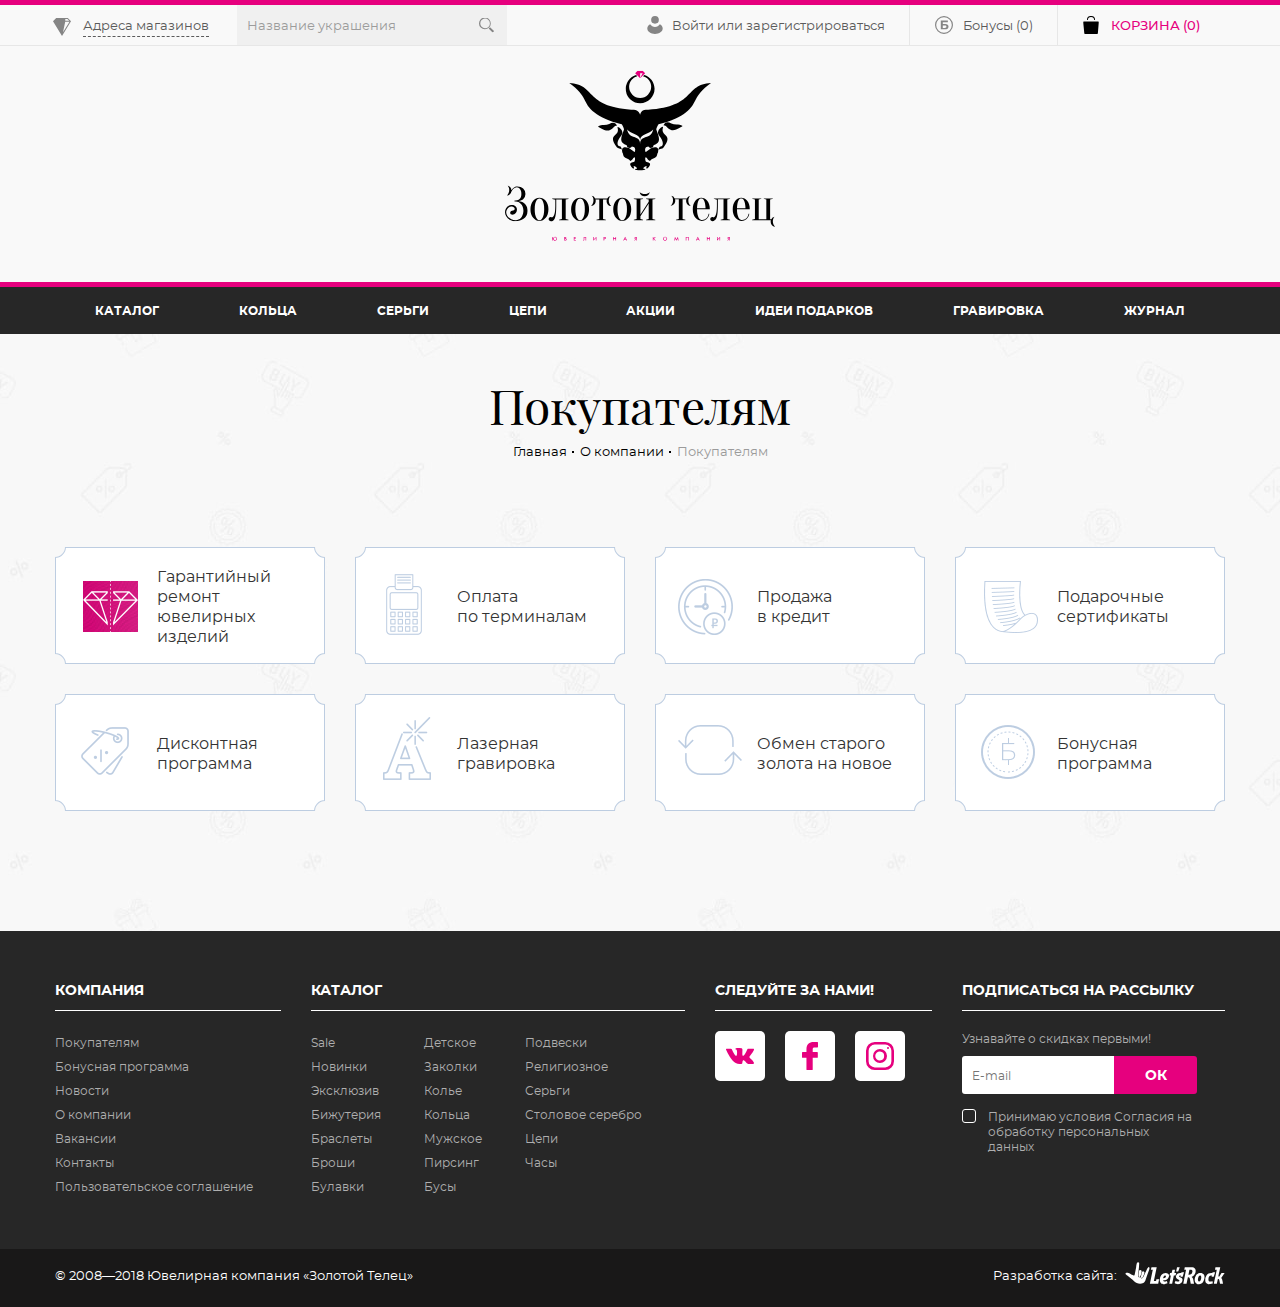
<file: buy.html>
<!DOCTYPE html>
<html lang="ru">
<head>
	<meta charset="UTF-8">
<title>Телец</title>
<link rel="stylesheet" href="css/style.css">
<link rel="icon" type="image/x-icon" href="/img/favicon.ico">
<meta name="viewport" content="width=device-width, initial-scale=1, maximum-scale=1" />
	<script src="https://api-maps.yandex.ru/2.1/?lang=ru_RU" type="text/javascript">
    </script>
</head>
<body class="page">
	<svg style="display: none;">
		<symbol id="arrow" viewBox="0 0 21 16">
  			<defs>
				<path id="946ra" d="M366.52 483.3l5.83-6.3-.93-1-7.42 8 7.42 8 .93-1-5.83-6.3H385v-1.4z"/>
			</defs>
			<g><g transform="translate(-364 -476)"><use xlink:href="#946ra"/></g></g>
  		</symbol>
  		<symbol id="letsrock" viewBox="0 0 99 23">
  			<defs>
  				<path id="tip2a" d="M1465.2 3714.6c-.3.96-.47 1.6-1.2 2.36-.43.45-.57.6-1.18.93-3 1.57-6.98.59-9.24-1.52-.39-.33-.6-.67-.97-1.04-.25-.22-.3-.25-.55-.5-1-1.1-5.05-4.33-6.26-5.09-1.82-1.12-.28-2.41 2.18-1.7 2.23.67 5.24 3.64 6.1 1.87.27-.53 1.46-7.05 1.54-7.78.14-1.1.22-2.19.5-3.2.16-.7.47-1.23.82-1.49.64-.45 1.38-.36 1.63.4.06.2.09.39.11.67a70.2 70.2 0 0 1-.63 7.86c-.17 1.3-.5 2.93-.53 4.19-.05 1.43 1.27 2.3 2.38 1.49.41 1.57 1.76 1.88 2.73.3.74-1.12 1.82-4.43 3.26-6.96.46-.84.82-1.57 1.24-2.27.08-.17.19-.31.3-.48.69-.9 1.38-.62 1.57.45.11.64-.22 1.3-.6 2.44-1.1 3.32-2.13 5.62-3.2 9.07m-5.2-3.82c-.3.7-.8 1.58-1.65.87-.8-.67-.22-2.72.06-4.63.16-.93.1-1.49.52-1.8.28-.22.58-.25.88-.2 1.1.18 1.41.62 1.27 1.7-.13 1.09-.52 2.86-1.07 4.06m2.32 1.13c-.4.61-1.25 1.54-1.83.53-.33-.56.06-1.66.3-2.47.23-.76.5-2.1.8-2.98.4-1.12 1.7-.76 2.16-.05.55.87-.55 3.48-1.43 4.97"/><path id="tip2b" d="M1507.94 3709.67l1-4.89c1.43-.05 3.8-.42 2.75 2.78-.74 2.28-2.15 2.14-3.75 2.1zm-5.16 8.99h3.26l1.35-6.38c1.8-.22 1.85 1.04 2.12 2.42l.72 3.96h3.31l-.8-4.05c-.2-.98-.63-1.8-1-2.19-.21-.22-.4-.34-.65-.53.52-.34.93-.48 1.35-.73a5.2 5.2 0 0 0 1.93-2.08c.77-1.38 1.16-3.48.39-5.03-.78-1.6-2.05-1.9-4.3-1.9-2.08 0-4.12-.04-6.19 0l-.5 2.6h1.77z"/><path id="tip2c" d="M1533.44 3718.65h2.9l1.02-4.63c1.24-.11 1.35.56 1.63 1.9l.52 2.73 3-.02-.4-2.08c-.45-1.97-.28-2.33-1.41-3.57l3.42-5.05-3.1.02c-.76 1.07-1.45 2.4-2.14 3.49h-.97c-.05-.93 1.6-7.47 1.85-9.3h-4.8l-.47 2.61h1.74c-.28 2.22-2.76 12.78-2.79 13.9"/><path id="tip2d" d="M1478.6 3714.36h-2.7l-.36 1.65h-2.18l2.85-13.87-5.22.06-.6 2.55h1.9l-2.9 13.9 8.33-.02"/><path id="tip2e" d="M1517.48 3715.36a4.7 4.7 0 0 1 .17-2.41c.28-1.07 1.05-2.84 2.34-2.39 1.02.31 1.07 3.4 0 5-.83 1.27-2.1 1.46-2.5-.2m-.92 3.54c.25.12.56.17.94.23 2.68.28 4.03-.74 4.86-1.83.75-.99 1-1.74 1.3-2.95.44-1.63.69-3.5-.33-4.91-1.08-1.49-3.26-1.97-5.33-1.1a6.23 6.23 0 0 0-3.42 4.02c-.3.98-.5 2.13-.39 3.23.14 1.57.88 2.75 2.37 3.31"/><path id="tip2f" d="M1482.69 3713.23c.16-1.15.72-2.45 1.74-2.67.82-.17 1.13.43.96 1.15-.07.32-.2.62-.47.9-.5.5-1.3.65-2.23.62m-2.4 4.8c1.74 2.14 5.16.67 6.67.14l-.5-2.25c-1.34.48-3.33 1.5-3.86-.59 2.24.2 4.2-.53 5.3-2.5 2.76-4.94-4.1-6.7-7.06-2.75a7.7 7.7 0 0 0-1.57 4.75s-.15 1.77 1.02 3.2"/><path id="tip2g" d="M1495.52 3712.5c.45 1.78 2.99 2.03 3.29 2.84.58 1.49-2.13 1.69-3.67.42l-1.05 2.25c.8 1.04 3.28 1.32 4.86.98 1.9-.39 2.98-1.96 3.06-3.87.05-.87-.14-1.32-.88-2.02-.67-.6-1.44-.76-2.05-1.18-.33-.23-.44-.29-.4-.7.05-.76.65-.74 1.56-.7l-.19 1.14 2.13-.03 1.37-4.32-2.59.03-.14.64c-1.3-.08-2.8-.12-3.83.7 0 0-2.01 1.66-1.47 3.83"/><path id="tip2h" d="M1525.93 3718.3c.28.24.69.5 1.3.66.69.23 1.49.26 2.26.15.5-.06.86-.17 1.19-.26.41-.11.74-.25 1.16-.42.16-.08.35-.14.55-.25l-.5-2.22c-.94.3-4.3 2.05-3.95-1.91.23-2.27.92-3.8 3.4-3.48l-.2 1.1 2.1-.04 1.41-4.32h-2.57l-.19.76c-2.95-.31-4.55.53-5.8 2.25a8.15 8.15 0 0 0-1.35 5.33c.09.98.42 1.97 1.19 2.64"/><path id="tip2i" d="M1488.82 3718.65h2.84l1.69-8.17 1.6.03.8-2.53h-1.85l.63-3.23H1492l-.93 3.23h-1.52l-.5 2.5h1.3z"/><path id="tip2j" d="M1495.66 3706.46h2.07l1.49-4.32h-2.68z"/>
  			</defs>
  			<g><g transform="translate(-1445 -3697)"><g><g><use xlink:href="#tip2a"/></g><g><use xlink:href="#tip2b"/></g><g><use xlink:href="#tip2c"/></g><g><use xlink:href="#tip2d"/></g><g><use xlink:href="#tip2e"/></g><g><use xlink:href="#tip2f"/></g><g><use xlink:href="#tip2g"/></g><g><use xlink:href="#tip2h"/></g><g><use xlink:href="#tip2i"/></g><g><use xlink:href="#tip2j"/></g></g></g></g>
  		</symbol>
  		<symbol id="edit" viewBox="0 0 12 12">
			<defs><path id="cvl9a" d="M892 591l3.13-.86-2.27-2.27zm10.49-11.77a.76.76 0 0 0-.6-.23.9.9 0 0 0-.6.28l-1.21 1.2 2.43 2.44 1.2-1.2a.9.9 0 0 0 .29-.62.76.76 0 0 0-.23-.59zm-2.7 1.58l-6.72 6.69 2.43 2.43 6.7-6.72z"/></defs><g><g transform="translate(-892 -579)"><use xlink:href="#cvl9a"/></g></g>
  		</symbol>
	</svg>

	<header class="header">
	<div class="header__top">
		<div class="container container_flex">
			<div class="header__top-blk">
				<a href="#" class="address">Адреса магазинов</a>
				<div class="search">
					<input type="search" placeholder="Название украшения">
					<button class="search__btn"></button>
				</div>
			</div>
			<div class="header__top-blk">
				<a href="#" class="header__btn header__btn_auth">Войти или зарегистрироваться</a>
				<a href="#" class="header__btn header__btn_bonus">Бонусы (0)</a>
				<a href="#" class="header__btn header__btn_cart">Корзина (0)</a>
			</div>
		</div>

	</div>
	<div class="header__logo">
		<a href="/" class="logo">
			<img src="img/svg/logo.svg" alt="">
		</a>
	</div>
	<div class="header__nav">
		<nav class="nav container">
			<div class="nav__item">
				<a href="/">Каталог</a>
			</div>
			<div class="nav__item">
				<a href="/">Кольца</a>
			</div>
			<div class="nav__item">
				<a href="/">Серьги</a>
			</div>
			<div class="nav__item">
				<a href="/">Цепи</a>
			</div>
			<div class="nav__item">
				<a href="/">Акции</a>
			</div>
			<div class="nav__item">
				<a href="/">Идеи подарков</a>
			</div>
			<div class="nav__item">
				<a href="/">Гравировка</a>
			</div>
			<div class="nav__item">
				<a href="/">Журнал</a>
			</div>
		</nav>
	</div>
</header>

	<div class="page__wrapper page__wrapper_bg">
		<div class="container">
			<h2 class="title title_page title_center">Покупателям</h2>

			<ul class="breadcrumbs">
				<li><a href="#">Главная</a></li>
				<li><a href="#">О компании</a></li>
				<li>Покупателям</li>
			</ul>

			<section class="buy">
				<div class="container">
					<div class="buy__grid">
						<div class="buy__item">
							<a href="#" class="item-buy">
								<i class="item-buy--icon item-buy--icon_1"></i>
								<div class="item-buy__content">
									<span class="item-buy--text">Гарантийный ремонт ювелирных изделий</span>
								</div>
							</a>
						</div>
						<div class="buy__item">
							<a href="#" class="item-buy">
								<i class="item-buy--icon item-buy--icon_2"></i>
								<div class="item-buy__content">
									<span class="item-buy--text">Оплата<br> по терминалам</span>
								</div>
							</a>
						</div>
						<div class="buy__item">
							<a href="#" class="item-buy">
								<i class="item-buy--icon item-buy--icon_3"></i>
								<div class="item-buy__content">
									<span class="item-buy--text">Продажа<br> в кредит</span>
								</div>
							</a>
						</div>
						<div class="buy__item">
							<a href="#" class="item-buy">
								<i class="item-buy--icon item-buy--icon_4"></i>
								<div class="item-buy__content">
									<span class="item-buy--text">Подарочные сертификаты</span>
								</div>
							</a>
						</div>
						<div class="buy__item">
							<a href="#" class="item-buy">
								<i class="item-buy--icon item-buy--icon_5"></i>
								<div class="item-buy__content">
									<span class="item-buy--text">Дисконтная программа</span>
								</div>
							</a>
						</div>
						<div class="buy__item">
							<a href="#" class="item-buy">
								<i class="item-buy--icon item-buy--icon_6"></i>
								<div class="item-buy__content">
									<span class="item-buy--text">Лазерная гравировка</span>
								</div>
							</a>
						</div>
						<div class="buy__item">
							<a href="#" class="item-buy">
								<i class="item-buy--icon item-buy--icon_7"></i>
								<div class="item-buy__content">
									<span class="item-buy--text">Обмен старого золота на новое</span>
								</div>
							</a>
						</div>
						<div class="buy__item">
							<a href="#" class="item-buy">
								<i class="item-buy--icon item-buy--icon_8"></i>
								<div class="item-buy__content">
									<span class="item-buy--text">Бонусная программа</span>
								</div>
							</a>
						</div>
					</div>
				</div>
			</section>	
			
		</div>




	</div>

	<footer class="footer">
	<div class="container">
		<div class="footer__main">
			<div class="footer__block">
				<span class="footer__block-caption">Компания</span>
				<ul>
					<li><a href="#">Покупателям</a></li>
					<li><a href="#">Бонусная программа</a></li>
					<li><a href="#">Новости</a></li>
					<li><a href="#">О компании</a></li>
					<li><a href="#">Вакансии</a></li>
					<li><a href="#">Контакты</a></li>
					<li><a href="#">Пользовательское соглашение</a></li>
				</ul>
			</div>
			<div class="footer__block">
				<span class="footer__block-caption">Каталог</span>
				<ul>
					<li><a href="#">Sale</a></li>
					<li><a href="#">Новинки</a></li>
					<li><a href="#">Эксклюзив</a></li>
					<li><a href="#">Бижутерия</a></li>
					<li><a href="#">Браслеты</a></li>
					<li><a href="#">Броши</a></li>
					<li><a href="#">Булавки</a></li>
				</ul>
				<ul>
					<li><a href="#">Детское</a></li>
					<li><a href="#">Заколки</a></li>
					<li><a href="#">Колье</a></li>
					<li><a href="#">Кольца</a></li>
					<li><a href="#">Мужское</a></li>
					<li><a href="#">Пирсинг</a></li>
					<li><a href="#">Бусы</a></li>
				</ul>
				<ul>
					<li><a href="#">Подвески</a></li>
					<li><a href="#">Религиозное</a></li>
					<li><a href="#">Серьги</a></li>
					<li><a href="#">Столовое серебро</a></li>
					<li><a href="#">Цепи</a></li>
					<li><a href="#">Часы</a></li>
				</ul>
			</div>
			<div class="footer__block">
				<span class="footer__block-caption">Следуйте за нами!</span>
				<ul class="social">
					<li>
						<a href="#"><img src="img/svg/vk.svg" alt=""></a>
					</li>
					<li>
						<a href="#"><img src="img/svg/fb.svg" alt=""></a>
					</li>
					<li>
						<a href="#"><img src="img/svg/in.svg" alt=""></a>
					</li>
				</ul>
			</div>
			<div class="footer__block">
				<span class="footer__block-caption">Подписаться на рассылку</span>
				<div class="subscribe">
					<p>Узнавайте о скидках первыми!</p>
					<div class="field subscribe__field">
						<input type="mail" placeholder="E-mail">
						<button class="field__btn">Ок</button>
					</div>
					<label class="aggree">
						<span class="checkbox checkbox_sub">
							<input class="checkbox" type="checkbox">
							<span class="checkbox__box"></span>
						</span>
						<p>Принимаю условия Согласия на обработку персональных данных
						</p>
					</label>
				</div>
			</div>
		</div>
	</div>
	<div class="footer__bot">
		<div class="container container_flex">
			<p class="copy">© 2008—2018 Ювелирная компания «Золотой Телец»</p>
			<p class="letsrock">Разработка сайта: 
				<a href="https://letsrock.pro/" target="_blank">
					<svg>
						<use xlink:href="#letsrock"/>
					</svg>
				</a>
			</p>
		</div>
			
	</div>
</footer>

	<script src="js/libs.js"></script>
	<script src="js/script.js"></script>
</body>
</html>
</file>
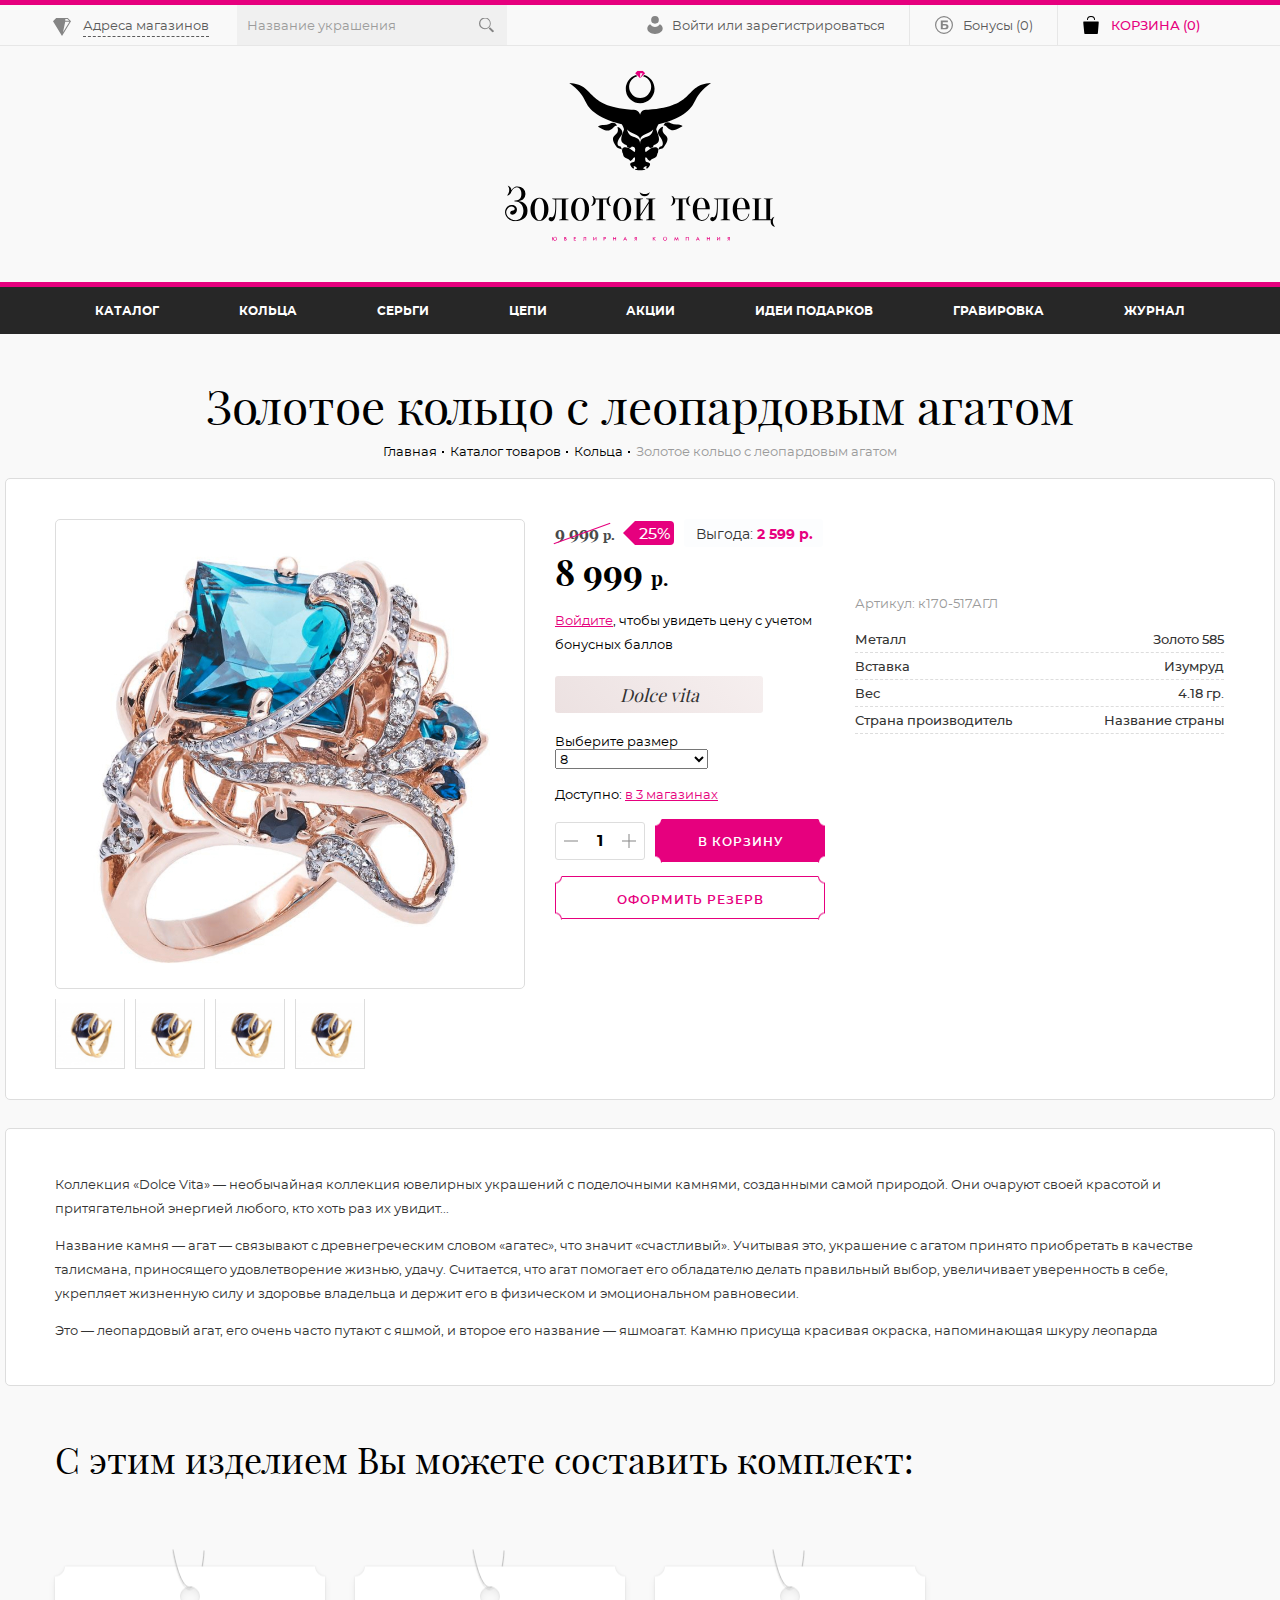
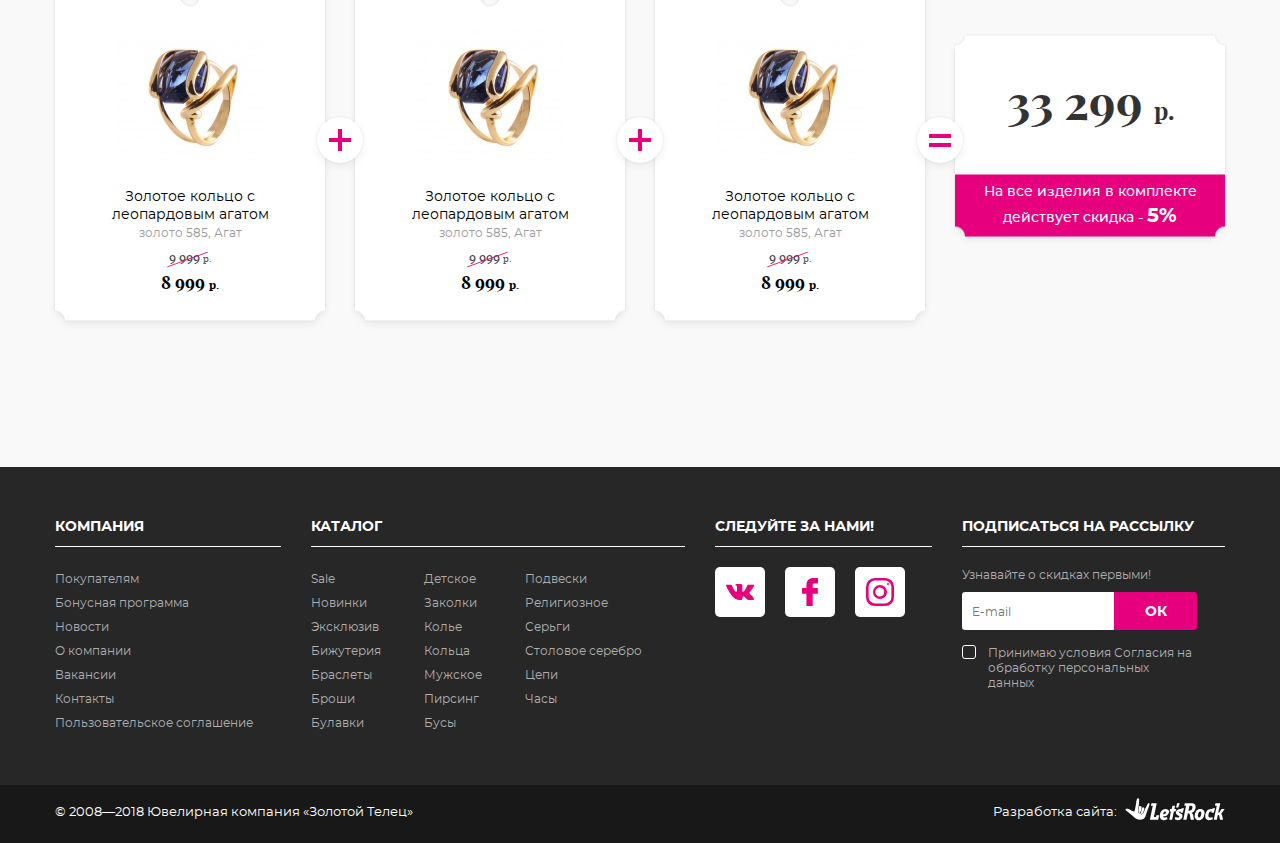
<file: card.html>
<!DOCTYPE html>
<html lang="ru">
<head>
	<meta charset="UTF-8">
<title>Телец</title>
<link rel="stylesheet" href="css/style.css">
<link rel="icon" type="image/x-icon" href="/img/favicon.ico">
<meta name="viewport" content="width=device-width, initial-scale=1, maximum-scale=1" />
	<script src="https://api-maps.yandex.ru/2.1/?lang=ru_RU" type="text/javascript">
    </script>
</head>
<body class="page">
	<svg style="display: none;">
		<symbol id="arrow" viewBox="0 0 21 16">
  			<defs>
				<path id="946ra" d="M366.52 483.3l5.83-6.3-.93-1-7.42 8 7.42 8 .93-1-5.83-6.3H385v-1.4z"/>
			</defs>
			<g><g transform="translate(-364 -476)"><use xlink:href="#946ra"/></g></g>
  		</symbol>
  		<symbol id="letsrock" viewBox="0 0 99 23">
  			<defs>
  				<path id="tip2a" d="M1465.2 3714.6c-.3.96-.47 1.6-1.2 2.36-.43.45-.57.6-1.18.93-3 1.57-6.98.59-9.24-1.52-.39-.33-.6-.67-.97-1.04-.25-.22-.3-.25-.55-.5-1-1.1-5.05-4.33-6.26-5.09-1.82-1.12-.28-2.41 2.18-1.7 2.23.67 5.24 3.64 6.1 1.87.27-.53 1.46-7.05 1.54-7.78.14-1.1.22-2.19.5-3.2.16-.7.47-1.23.82-1.49.64-.45 1.38-.36 1.63.4.06.2.09.39.11.67a70.2 70.2 0 0 1-.63 7.86c-.17 1.3-.5 2.93-.53 4.19-.05 1.43 1.27 2.3 2.38 1.49.41 1.57 1.76 1.88 2.73.3.74-1.12 1.82-4.43 3.26-6.96.46-.84.82-1.57 1.24-2.27.08-.17.19-.31.3-.48.69-.9 1.38-.62 1.57.45.11.64-.22 1.3-.6 2.44-1.1 3.32-2.13 5.62-3.2 9.07m-5.2-3.82c-.3.7-.8 1.58-1.65.87-.8-.67-.22-2.72.06-4.63.16-.93.1-1.49.52-1.8.28-.22.58-.25.88-.2 1.1.18 1.41.62 1.27 1.7-.13 1.09-.52 2.86-1.07 4.06m2.32 1.13c-.4.61-1.25 1.54-1.83.53-.33-.56.06-1.66.3-2.47.23-.76.5-2.1.8-2.98.4-1.12 1.7-.76 2.16-.05.55.87-.55 3.48-1.43 4.97"/><path id="tip2b" d="M1507.94 3709.67l1-4.89c1.43-.05 3.8-.42 2.75 2.78-.74 2.28-2.15 2.14-3.75 2.1zm-5.16 8.99h3.26l1.35-6.38c1.8-.22 1.85 1.04 2.12 2.42l.72 3.96h3.31l-.8-4.05c-.2-.98-.63-1.8-1-2.19-.21-.22-.4-.34-.65-.53.52-.34.93-.48 1.35-.73a5.2 5.2 0 0 0 1.93-2.08c.77-1.38 1.16-3.48.39-5.03-.78-1.6-2.05-1.9-4.3-1.9-2.08 0-4.12-.04-6.19 0l-.5 2.6h1.77z"/><path id="tip2c" d="M1533.44 3718.65h2.9l1.02-4.63c1.24-.11 1.35.56 1.63 1.9l.52 2.73 3-.02-.4-2.08c-.45-1.97-.28-2.33-1.41-3.57l3.42-5.05-3.1.02c-.76 1.07-1.45 2.4-2.14 3.49h-.97c-.05-.93 1.6-7.47 1.85-9.3h-4.8l-.47 2.61h1.74c-.28 2.22-2.76 12.78-2.79 13.9"/><path id="tip2d" d="M1478.6 3714.36h-2.7l-.36 1.65h-2.18l2.85-13.87-5.22.06-.6 2.55h1.9l-2.9 13.9 8.33-.02"/><path id="tip2e" d="M1517.48 3715.36a4.7 4.7 0 0 1 .17-2.41c.28-1.07 1.05-2.84 2.34-2.39 1.02.31 1.07 3.4 0 5-.83 1.27-2.1 1.46-2.5-.2m-.92 3.54c.25.12.56.17.94.23 2.68.28 4.03-.74 4.86-1.83.75-.99 1-1.74 1.3-2.95.44-1.63.69-3.5-.33-4.91-1.08-1.49-3.26-1.97-5.33-1.1a6.23 6.23 0 0 0-3.42 4.02c-.3.98-.5 2.13-.39 3.23.14 1.57.88 2.75 2.37 3.31"/><path id="tip2f" d="M1482.69 3713.23c.16-1.15.72-2.45 1.74-2.67.82-.17 1.13.43.96 1.15-.07.32-.2.62-.47.9-.5.5-1.3.65-2.23.62m-2.4 4.8c1.74 2.14 5.16.67 6.67.14l-.5-2.25c-1.34.48-3.33 1.5-3.86-.59 2.24.2 4.2-.53 5.3-2.5 2.76-4.94-4.1-6.7-7.06-2.75a7.7 7.7 0 0 0-1.57 4.75s-.15 1.77 1.02 3.2"/><path id="tip2g" d="M1495.52 3712.5c.45 1.78 2.99 2.03 3.29 2.84.58 1.49-2.13 1.69-3.67.42l-1.05 2.25c.8 1.04 3.28 1.32 4.86.98 1.9-.39 2.98-1.96 3.06-3.87.05-.87-.14-1.32-.88-2.02-.67-.6-1.44-.76-2.05-1.18-.33-.23-.44-.29-.4-.7.05-.76.65-.74 1.56-.7l-.19 1.14 2.13-.03 1.37-4.32-2.59.03-.14.64c-1.3-.08-2.8-.12-3.83.7 0 0-2.01 1.66-1.47 3.83"/><path id="tip2h" d="M1525.93 3718.3c.28.24.69.5 1.3.66.69.23 1.49.26 2.26.15.5-.06.86-.17 1.19-.26.41-.11.74-.25 1.16-.42.16-.08.35-.14.55-.25l-.5-2.22c-.94.3-4.3 2.05-3.95-1.91.23-2.27.92-3.8 3.4-3.48l-.2 1.1 2.1-.04 1.41-4.32h-2.57l-.19.76c-2.95-.31-4.55.53-5.8 2.25a8.15 8.15 0 0 0-1.35 5.33c.09.98.42 1.97 1.19 2.64"/><path id="tip2i" d="M1488.82 3718.65h2.84l1.69-8.17 1.6.03.8-2.53h-1.85l.63-3.23H1492l-.93 3.23h-1.52l-.5 2.5h1.3z"/><path id="tip2j" d="M1495.66 3706.46h2.07l1.49-4.32h-2.68z"/>
  			</defs>
  			<g><g transform="translate(-1445 -3697)"><g><g><use xlink:href="#tip2a"/></g><g><use xlink:href="#tip2b"/></g><g><use xlink:href="#tip2c"/></g><g><use xlink:href="#tip2d"/></g><g><use xlink:href="#tip2e"/></g><g><use xlink:href="#tip2f"/></g><g><use xlink:href="#tip2g"/></g><g><use xlink:href="#tip2h"/></g><g><use xlink:href="#tip2i"/></g><g><use xlink:href="#tip2j"/></g></g></g></g>
  		</symbol>
	</svg>

	<header class="header">
	<div class="header__top">
		<div class="container container_flex">
			<div class="header__top-blk">
				<a href="#" class="address">Адреса магазинов</a>
				<div class="search">
					<input type="search" placeholder="Название украшения">
					<button class="search__btn"></button>
				</div>
			</div>
			<div class="header__top-blk">
				<a href="#" class="header__btn header__btn_auth">Войти или зарегистрироваться</a>
				<a href="#" class="header__btn header__btn_bonus">Бонусы (0)</a>
				<a href="#" class="header__btn header__btn_cart">Корзина (0)</a>
			</div>
		</div>

	</div>
	<div class="header__logo">
		<a href="/" class="logo">
			<img src="img/svg/logo.svg" alt="">
		</a>
	</div>
	<div class="header__nav">
		<nav class="nav container">
			<div class="nav__item">
				<a href="/">Каталог</a>
			</div>
			<div class="nav__item">
				<a href="/">Кольца</a>
			</div>
			<div class="nav__item">
				<a href="/">Серьги</a>
			</div>
			<div class="nav__item">
				<a href="/">Цепи</a>
			</div>
			<div class="nav__item">
				<a href="/">Акции</a>
			</div>
			<div class="nav__item">
				<a href="/">Идеи подарков</a>
			</div>
			<div class="nav__item">
				<a href="/">Гравировка</a>
			</div>
			<div class="nav__item">
				<a href="/">Журнал</a>
			</div>
		</nav>
	</div>
</header>

	<div class="page__wrapper">
		<div class="container">
			<h2 class="title title_page title_center">Золотое кольцо с леопардовым агатом</h2>

			<ul class="breadcrumbs">
				<li><a href="#">Главная</a></li>
				<li><a href="#">Каталог товаров</a></li>
				<li><a href="#">Кольца</a></li>
				<li><a href="#">Золотое кольцо с леопардовым агатом</a></li>
			</ul>

			<div class="card">	
				<div class="card__body">
					<div class="card__gallery gallery">
						<div class="gallery__big">
							<img src="pictures/bitmap.jpg" alt="">
						</div>
						<ul class="gallery__pics">
							<li>
								<img src="pictures/f160afa83a4b2538b3ef13fe728d73aa.jpg" alt="">
							</li>
							<li>
								<img src="pictures/f160afa83a4b2538b3ef13fe728d73aa.jpg" alt="">
							</li>
							<li>
								<img src="pictures/f160afa83a4b2538b3ef13fe728d73aa.jpg" alt="">
							</li>
							<li>
								<img src="pictures/f160afa83a4b2538b3ef13fe728d73aa.jpg" alt="">
							</li>
						</ul>
					</div>
					<div class="card__info">
						<div class="card__price">
							<div class="card__price-sale">
								<p class="price price_old"><s>9 999 <span>р.</span></s></p>
								<span class="sale">25%</span>
								<span class="profit">Выгода: <strong>2 599 р.</strong></span>
							</div>
							<p class="price">8 999 <span>р.</span></p>
						</div>
						<div class="card__info-main">
							<p><a href="#">Войдите</a>, чтобы увидеть цену с учетом бонусных баллов</p>
							<a href="#" class="brand">Dolce vita</a>
							<div class="size">
								<span>Выберите размер</span>
								<select class="select">
									<option value="0">8</option>
									<option value="1">10</option>
									<option value="2">Ничёсе у тебя лапа</option>
								</select>
							</div>
							<p>Доступно: <a href="#">в 3 магазинах</a></p>
							<div class="card__buttons">
								<div class="counter">
									<button class="counter__btn counter__btn_minus"></button>
									<input type="number" value="1" data-max="6">
									<button class="counter__btn counter__btn_plus"></button>
								</div>
								<button class="btn">В корзину</button>
								<button class="btn btn_full btn_tr">Оформить резерв</button>
							</div>
						</div>
						<div class="card__info-params">
							<span class="card__article">Артикул: к170-517АГЛ</span>
							<ul class="params">
								<li>
									<span>Металл</span>
									<span>Золото 585</span>
								</li>
								<li>
									<span>Вставка</span>
									<span>Изумруд</span>
								</li>
								<li>
									<span>Вес</span>
									<span>4.18 гр.</span>
								</li>
								<li>
									<span>Страна производитель</span>
									<span>Название страны</span>
								</li>
							</ul>
						</div>
					</div>
				</div>

				<div class="card__description">
					<p>
						Коллекция «Dolce Vita» — необычайная коллекция ювелирных украшений с поделочными камнями, созданными самой природой. Они очаруют своей красотой и притягательной энергией любого, кто хоть раз их увидит...
					</p>
					<p>
						Название камня — агат — связывают с древнегреческим словом «агатес», что значит «счастливый». Учитывая это, украшение с агатом принято приобретать в качестве талисмана, приносящего удовлетворение жизнью, удачу. Считается, что агат помогает его обладателю делать правильный выбор, увеличивает уверенность в себе, укрепляет жизненную силу и здоровье владельца и держит его в физическом и эмоциональном равновесии.
					</p>
					<p>
						Это — леопардовый агат, его очень часто путают с яшмой, и второе его название — яшмоагат. Камню присуща красивая окраска, напоминающая шкуру леопарда
					</p>
				</div>

				<h2 class="title">С этим изделием Вы можете составить комплект:</h2>

				<div class="set">
					<div class="item">
						<a href="#"></a>
						<div class="item__pic">
							<img src="pictures/f160afa83a4b2538b3ef13fe728d73aa.jpg" alt="">
						</div>
						<div class="item__title">
							<p>Золотое кольцо с леопардовым агатом</p>
							<span>золото 585, Агат</span>
						</div>
						<div class="item__priceblock">
							<span class="price price_old"><s>9 999 <span>р.</span></s></span>
							<span class="price">8 999 <span>р.</span></span>
						</div>
					</div>
					<span class="set__next"></span>
					<div class="item">
						<a href="#"></a>
						<div class="item__pic">
							<img src="pictures/f160afa83a4b2538b3ef13fe728d73aa.jpg" alt="">
						</div>
						<div class="item__title">
							<p>Золотое кольцо с леопардовым агатом</p>
							<span>золото 585, Агат</span>
						</div>
						<div class="item__priceblock">
							<span class="price price_old"><s>9 999 <span>р.</span></s></span>
							<span class="price">8 999 <span>р.</span></span>
						</div>
					</div>
					<span class="set__next"></span>
					<div class="item">
						<a href="#"></a>
						<div class="item__pic">
							<img src="pictures/f160afa83a4b2538b3ef13fe728d73aa.jpg" alt="">
						</div>
						<div class="item__title">
							<p>Золотое кольцо с леопардовым агатом</p>
							<span>золото 585, Агат</span>
						</div>
						<div class="item__priceblock">
							<span class="price price_old"><s>9 999 <span>р.</span></s></span>
							<span class="price">8 999 <span>р.</span></span>
						</div>
					</div>
					<span class="set__next set__next_sum"></span>
					<div class="set__sum">
						<p class="set__price">33 299 <span>р.</span></p>
						<p class="set__text">На все изделия в комплекте действует скидка - <strong>5%</strong></p>
					</div>
				</div>
			</div>
			
		</div>




	</div>

	<footer class="footer">
	<div class="container">
		<div class="footer__main">
			<div class="footer__block">
				<span class="footer__block-caption">Компания</span>
				<ul>
					<li><a href="#">Покупателям</a></li>
					<li><a href="#">Бонусная программа</a></li>
					<li><a href="#">Новости</a></li>
					<li><a href="#">О компании</a></li>
					<li><a href="#">Вакансии</a></li>
					<li><a href="#">Контакты</a></li>
					<li><a href="#">Пользовательское соглашение</a></li>
				</ul>
			</div>
			<div class="footer__block">
				<span class="footer__block-caption">Каталог</span>
				<ul>
					<li><a href="#">Sale</a></li>
					<li><a href="#">Новинки</a></li>
					<li><a href="#">Эксклюзив</a></li>
					<li><a href="#">Бижутерия</a></li>
					<li><a href="#">Браслеты</a></li>
					<li><a href="#">Броши</a></li>
					<li><a href="#">Булавки</a></li>
				</ul>
				<ul>
					<li><a href="#">Детское</a></li>
					<li><a href="#">Заколки</a></li>
					<li><a href="#">Колье</a></li>
					<li><a href="#">Кольца</a></li>
					<li><a href="#">Мужское</a></li>
					<li><a href="#">Пирсинг</a></li>
					<li><a href="#">Бусы</a></li>
				</ul>
				<ul>
					<li><a href="#">Подвески</a></li>
					<li><a href="#">Религиозное</a></li>
					<li><a href="#">Серьги</a></li>
					<li><a href="#">Столовое серебро</a></li>
					<li><a href="#">Цепи</a></li>
					<li><a href="#">Часы</a></li>
				</ul>
			</div>
			<div class="footer__block">
				<span class="footer__block-caption">Следуйте за нами!</span>
				<ul class="social">
					<li>
						<a href="#"><img src="img/svg/vk.svg" alt=""></a>
					</li>
					<li>
						<a href="#"><img src="img/svg/fb.svg" alt=""></a>
					</li>
					<li>
						<a href="#"><img src="img/svg/in.svg" alt=""></a>
					</li>
				</ul>
			</div>
			<div class="footer__block">
				<span class="footer__block-caption">Подписаться на рассылку</span>
				<div class="subscribe">
					<p>Узнавайте о скидках первыми!</p>
					<div class="field subscribe__field">
						<input type="mail" placeholder="E-mail">
						<button class="field__btn">Ок</button>
					</div>
					<label class="aggree">
						<span class="checkbox checkbox_sub">
							<input class="checkbox" type="checkbox">
							<span class="checkbox__box"></span>
						</span>
						<p>Принимаю условия Согласия на обработку персональных данных
						</p>
					</label>
				</div>
			</div>
		</div>
	</div>
	<div class="footer__bot">
		<div class="container container_flex">
			<p class="copy">© 2008—2018 Ювелирная компания «Золотой Телец»</p>
			<p class="letsrock">Разработка сайта: 
				<a href="https://letsrock.pro/" target="_blank">
					<svg>
						<use xlink:href="#letsrock"/>
					</svg>
				</a>
			</p>
		</div>
			
	</div>
</footer>

	<script src="js/libs.js"></script>
	<script src="js/script.js"></script>
</body>
</html>
</file>
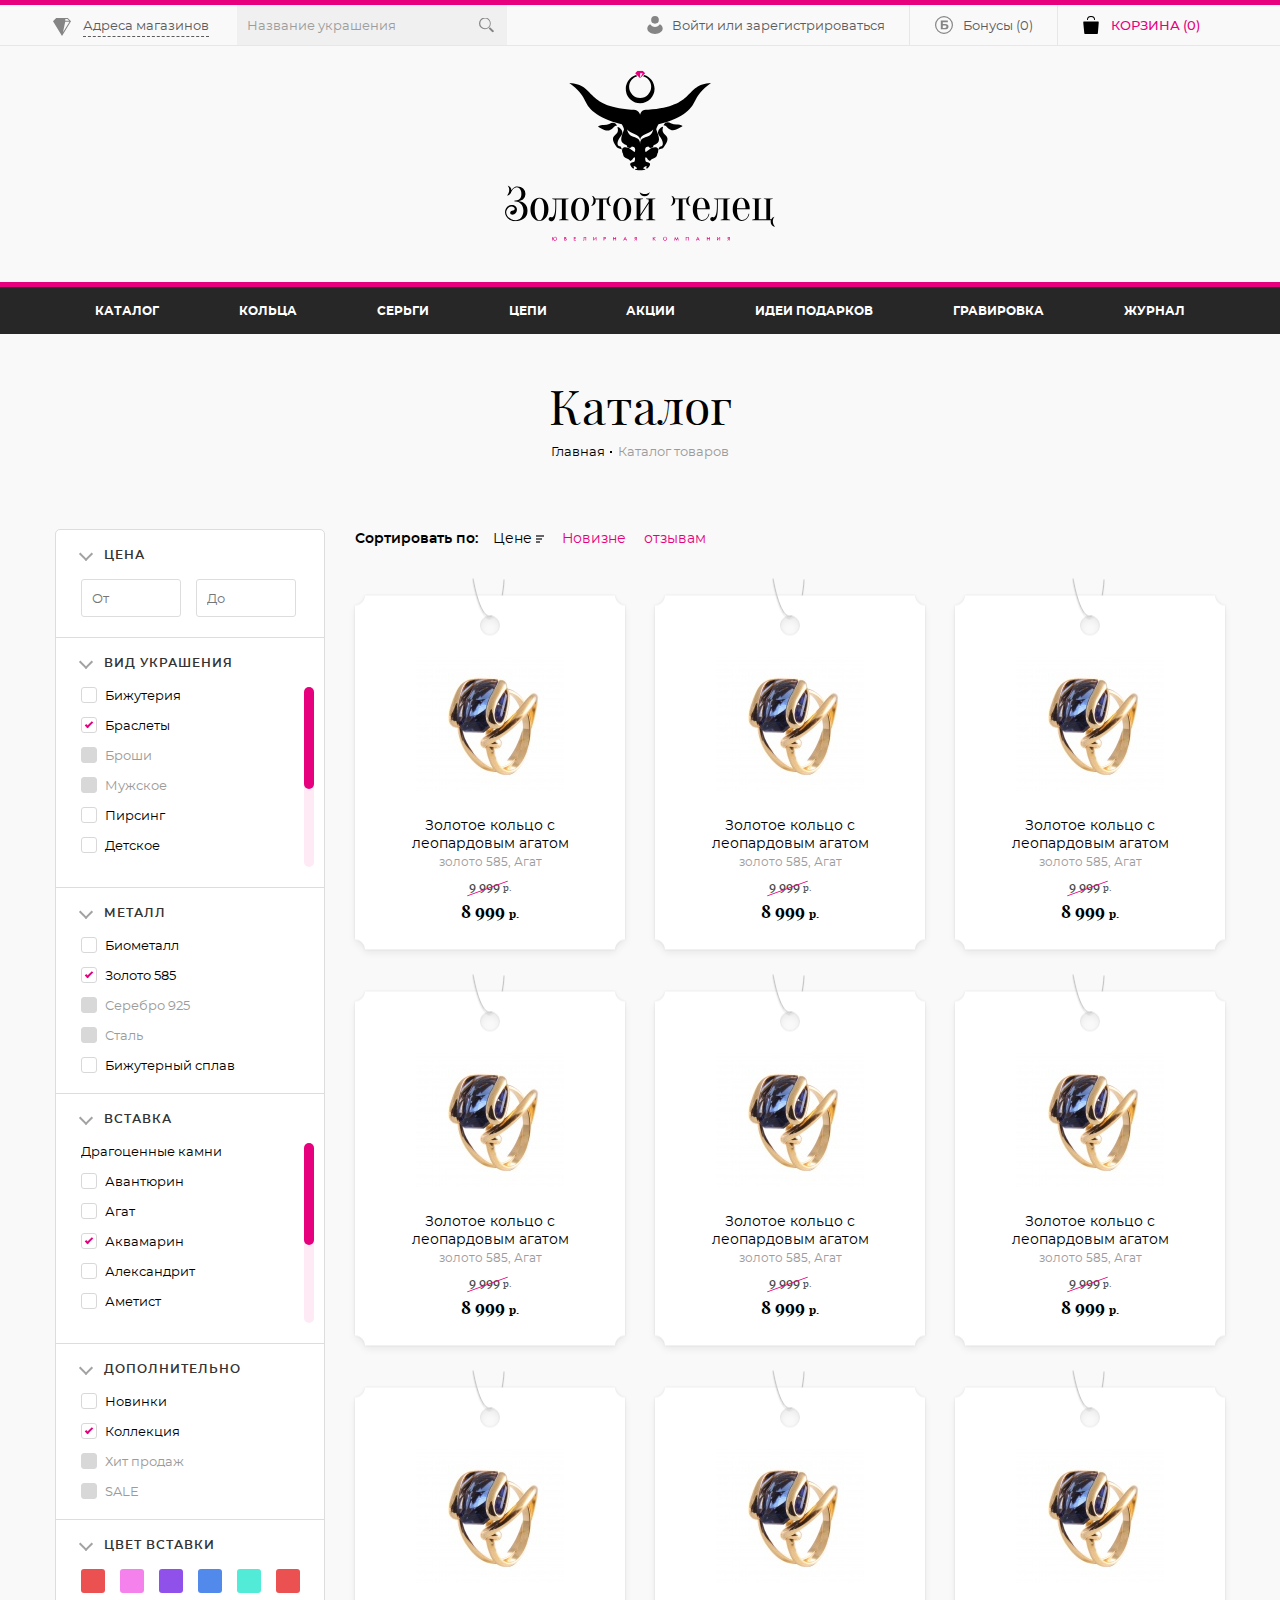
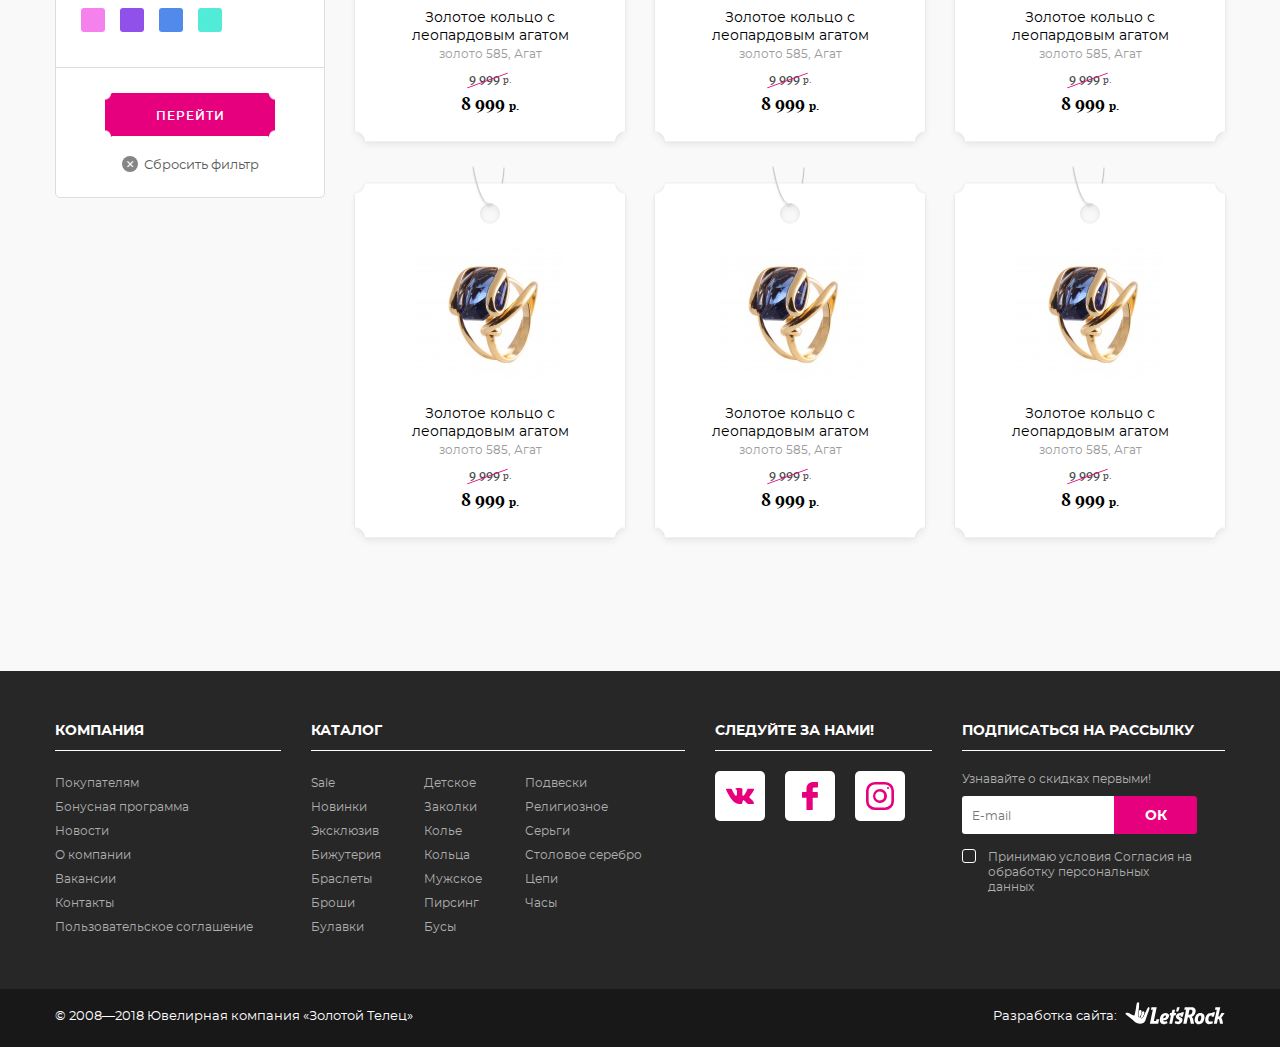
<file: catalog.html>
<!DOCTYPE html>
<html lang="ru">
<head>
	<meta charset="UTF-8">
<title>Телец</title>
<link rel="stylesheet" href="css/style.css">
<link rel="icon" type="image/x-icon" href="/img/favicon.ico">
<meta name="viewport" content="width=device-width, initial-scale=1, maximum-scale=1" />
	<script src="https://api-maps.yandex.ru/2.1/?lang=ru_RU" type="text/javascript">
    </script>
</head>
<body class="page">
	<svg style="display: none;">
		<symbol id="arrow" viewBox="0 0 21 16">
  			<defs>
				<path id="946ra" d="M366.52 483.3l5.83-6.3-.93-1-7.42 8 7.42 8 .93-1-5.83-6.3H385v-1.4z"/>
			</defs>
			<g><g transform="translate(-364 -476)"><use xlink:href="#946ra"/></g></g>
  		</symbol>
  		<symbol id="letsrock" viewBox="0 0 99 23">
  			<defs>
  				<path id="tip2a" d="M1465.2 3714.6c-.3.96-.47 1.6-1.2 2.36-.43.45-.57.6-1.18.93-3 1.57-6.98.59-9.24-1.52-.39-.33-.6-.67-.97-1.04-.25-.22-.3-.25-.55-.5-1-1.1-5.05-4.33-6.26-5.09-1.82-1.12-.28-2.41 2.18-1.7 2.23.67 5.24 3.64 6.1 1.87.27-.53 1.46-7.05 1.54-7.78.14-1.1.22-2.19.5-3.2.16-.7.47-1.23.82-1.49.64-.45 1.38-.36 1.63.4.06.2.09.39.11.67a70.2 70.2 0 0 1-.63 7.86c-.17 1.3-.5 2.93-.53 4.19-.05 1.43 1.27 2.3 2.38 1.49.41 1.57 1.76 1.88 2.73.3.74-1.12 1.82-4.43 3.26-6.96.46-.84.82-1.57 1.24-2.27.08-.17.19-.31.3-.48.69-.9 1.38-.62 1.57.45.11.64-.22 1.3-.6 2.44-1.1 3.32-2.13 5.62-3.2 9.07m-5.2-3.82c-.3.7-.8 1.58-1.65.87-.8-.67-.22-2.72.06-4.63.16-.93.1-1.49.52-1.8.28-.22.58-.25.88-.2 1.1.18 1.41.62 1.27 1.7-.13 1.09-.52 2.86-1.07 4.06m2.32 1.13c-.4.61-1.25 1.54-1.83.53-.33-.56.06-1.66.3-2.47.23-.76.5-2.1.8-2.98.4-1.12 1.7-.76 2.16-.05.55.87-.55 3.48-1.43 4.97"/><path id="tip2b" d="M1507.94 3709.67l1-4.89c1.43-.05 3.8-.42 2.75 2.78-.74 2.28-2.15 2.14-3.75 2.1zm-5.16 8.99h3.26l1.35-6.38c1.8-.22 1.85 1.04 2.12 2.42l.72 3.96h3.31l-.8-4.05c-.2-.98-.63-1.8-1-2.19-.21-.22-.4-.34-.65-.53.52-.34.93-.48 1.35-.73a5.2 5.2 0 0 0 1.93-2.08c.77-1.38 1.16-3.48.39-5.03-.78-1.6-2.05-1.9-4.3-1.9-2.08 0-4.12-.04-6.19 0l-.5 2.6h1.77z"/><path id="tip2c" d="M1533.44 3718.65h2.9l1.02-4.63c1.24-.11 1.35.56 1.63 1.9l.52 2.73 3-.02-.4-2.08c-.45-1.97-.28-2.33-1.41-3.57l3.42-5.05-3.1.02c-.76 1.07-1.45 2.4-2.14 3.49h-.97c-.05-.93 1.6-7.47 1.85-9.3h-4.8l-.47 2.61h1.74c-.28 2.22-2.76 12.78-2.79 13.9"/><path id="tip2d" d="M1478.6 3714.36h-2.7l-.36 1.65h-2.18l2.85-13.87-5.22.06-.6 2.55h1.9l-2.9 13.9 8.33-.02"/><path id="tip2e" d="M1517.48 3715.36a4.7 4.7 0 0 1 .17-2.41c.28-1.07 1.05-2.84 2.34-2.39 1.02.31 1.07 3.4 0 5-.83 1.27-2.1 1.46-2.5-.2m-.92 3.54c.25.12.56.17.94.23 2.68.28 4.03-.74 4.86-1.83.75-.99 1-1.74 1.3-2.95.44-1.63.69-3.5-.33-4.91-1.08-1.49-3.26-1.97-5.33-1.1a6.23 6.23 0 0 0-3.42 4.02c-.3.98-.5 2.13-.39 3.23.14 1.57.88 2.75 2.37 3.31"/><path id="tip2f" d="M1482.69 3713.23c.16-1.15.72-2.45 1.74-2.67.82-.17 1.13.43.96 1.15-.07.32-.2.62-.47.9-.5.5-1.3.65-2.23.62m-2.4 4.8c1.74 2.14 5.16.67 6.67.14l-.5-2.25c-1.34.48-3.33 1.5-3.86-.59 2.24.2 4.2-.53 5.3-2.5 2.76-4.94-4.1-6.7-7.06-2.75a7.7 7.7 0 0 0-1.57 4.75s-.15 1.77 1.02 3.2"/><path id="tip2g" d="M1495.52 3712.5c.45 1.78 2.99 2.03 3.29 2.84.58 1.49-2.13 1.69-3.67.42l-1.05 2.25c.8 1.04 3.28 1.32 4.86.98 1.9-.39 2.98-1.96 3.06-3.87.05-.87-.14-1.32-.88-2.02-.67-.6-1.44-.76-2.05-1.18-.33-.23-.44-.29-.4-.7.05-.76.65-.74 1.56-.7l-.19 1.14 2.13-.03 1.37-4.32-2.59.03-.14.64c-1.3-.08-2.8-.12-3.83.7 0 0-2.01 1.66-1.47 3.83"/><path id="tip2h" d="M1525.93 3718.3c.28.24.69.5 1.3.66.69.23 1.49.26 2.26.15.5-.06.86-.17 1.19-.26.41-.11.74-.25 1.16-.42.16-.08.35-.14.55-.25l-.5-2.22c-.94.3-4.3 2.05-3.95-1.91.23-2.27.92-3.8 3.4-3.48l-.2 1.1 2.1-.04 1.41-4.32h-2.57l-.19.76c-2.95-.31-4.55.53-5.8 2.25a8.15 8.15 0 0 0-1.35 5.33c.09.98.42 1.97 1.19 2.64"/><path id="tip2i" d="M1488.82 3718.65h2.84l1.69-8.17 1.6.03.8-2.53h-1.85l.63-3.23H1492l-.93 3.23h-1.52l-.5 2.5h1.3z"/><path id="tip2j" d="M1495.66 3706.46h2.07l1.49-4.32h-2.68z"/>
  			</defs>
  			<g><g transform="translate(-1445 -3697)"><g><g><use xlink:href="#tip2a"/></g><g><use xlink:href="#tip2b"/></g><g><use xlink:href="#tip2c"/></g><g><use xlink:href="#tip2d"/></g><g><use xlink:href="#tip2e"/></g><g><use xlink:href="#tip2f"/></g><g><use xlink:href="#tip2g"/></g><g><use xlink:href="#tip2h"/></g><g><use xlink:href="#tip2i"/></g><g><use xlink:href="#tip2j"/></g></g></g></g>
  		</symbol>
	</svg>

	<header class="header">
	<div class="header__top">
		<div class="container container_flex">
			<div class="header__top-blk">
				<a href="#" class="address">Адреса магазинов</a>
				<div class="search">
					<input type="search" placeholder="Название украшения">
					<button class="search__btn"></button>
				</div>
			</div>
			<div class="header__top-blk">
				<a href="#" class="header__btn header__btn_auth">Войти или зарегистрироваться</a>
				<a href="#" class="header__btn header__btn_bonus">Бонусы (0)</a>
				<a href="#" class="header__btn header__btn_cart">Корзина (0)</a>
			</div>
		</div>

	</div>
	<div class="header__logo">
		<a href="/" class="logo">
			<img src="img/svg/logo.svg" alt="">
		</a>
	</div>
	<div class="header__nav">
		<nav class="nav container">
			<div class="nav__item">
				<a href="/">Каталог</a>
			</div>
			<div class="nav__item">
				<a href="/">Кольца</a>
			</div>
			<div class="nav__item">
				<a href="/">Серьги</a>
			</div>
			<div class="nav__item">
				<a href="/">Цепи</a>
			</div>
			<div class="nav__item">
				<a href="/">Акции</a>
			</div>
			<div class="nav__item">
				<a href="/">Идеи подарков</a>
			</div>
			<div class="nav__item">
				<a href="/">Гравировка</a>
			</div>
			<div class="nav__item">
				<a href="/">Журнал</a>
			</div>
		</nav>
	</div>
</header>

	<div class="page__wrapper">
		<div class="container">
			<h2 class="title title_page title_center">Каталог</h2>

			<ul class="breadcrumbs">
				<li><a href="#">Главная</a></li>
				<li><a href="#">Каталог товаров</a></li>
			</ul>
			
			<section class="section">
				<div class="container">
					<div class="section__page">
						<aside class="section__side">
							<div class="filter">
								<div class="toggle filter__toggle">
									<div class="toggle__title">
										<span>Цена</span>
									</div>
									<div class="toggle__content">
										<div class="filter__price">
											<label class="field">
												<input type="text" placeholder="От">
											</label>
											<label class="field">
												<input type="text" placeholder="До">
											</label>
										</div>
									</div>
								</div>
								<div class="toggle filter__toggle">
									<div class="toggle__title">
										<span>Вид украшения</span>
									</div>
									<div class="toggle__content">
										<label class="checkbox">
											<input class="checkbox__input" type="checkbox">
											<span class="checkbox__box"></span>
											<span class="checkbox__name">Бижутерия</span>
										</label>
										<label class="checkbox">
											<input class="checkbox__input" checked type="checkbox">
											<span class="checkbox__box"></span>
											<span class="checkbox__name">Браслеты</span>
										</label>
										<label class="checkbox checkbox_disable">
											<input class="checkbox__input" type="checkbox">
											<span class="checkbox__box"></span>
											<span class="checkbox__name">Броши</span>
										</label>
										<label class="checkbox checkbox_disable">
											<input class="checkbox__input" type="checkbox">
											<span class="checkbox__box"></span>
											<span class="checkbox__name">Мужское</span>
										</label>
										<label class="checkbox">
											<input class="checkbox__input" type="checkbox">
											<span class="checkbox__box"></span>
											<span class="checkbox__name">Пирсинг</span>
										</label>
										<label class="checkbox">
											<input class="checkbox__input" type="checkbox">
											<span class="checkbox__box"></span>
											<span class="checkbox__name">Детское</span>
										</label>
										<label class="checkbox checkbox_disable">
											<input class="checkbox__input" type="checkbox">
											<span class="checkbox__box"></span>
											<span class="checkbox__name">Булавки</span>
										</label>
										<label class="checkbox">
											<input class="checkbox__input" type="checkbox">
											<span class="checkbox__box"></span>
											<span class="checkbox__name">Бижутерия</span>
										</label>
										<label class="checkbox">
											<input class="checkbox__input" type="checkbox">
											<span class="checkbox__box"></span>
											<span class="checkbox__name">Браслеты</span>
										</label>
										<label class="checkbox checkbox_disable">
											<input class="checkbox__input" type="checkbox">
											<span class="checkbox__box"></span>
											<span class="checkbox__name">Броши</span>
										</label>
										<label class="checkbox checkbox_disable">
											<input class="checkbox__input" type="checkbox">
											<span class="checkbox__box"></span>
											<span class="checkbox__name">Мужское</span>
										</label>
									</div>
								</div>
								<div class="toggle filter__toggle">
									<div class="toggle__title">
										<span>Металл</span>
									</div>
									<div class="toggle__content">
										<label class="checkbox">
											<input class="checkbox__input" type="checkbox">
											<span class="checkbox__box"></span>
											<span class="checkbox__name">Биометалл</span>
										</label>
										<label class="checkbox">
											<input class="checkbox__input" checked type="checkbox">
											<span class="checkbox__box"></span>
											<span class="checkbox__name">Золото 585</span>
										</label>
										<label class="checkbox checkbox_disable">
											<input class="checkbox__input" type="checkbox">
											<span class="checkbox__box"></span>
											<span class="checkbox__name">Серебро 925</span>
										</label>
										<label class="checkbox checkbox_disable">
											<input class="checkbox__input" type="checkbox">
											<span class="checkbox__box"></span>
											<span class="checkbox__name">Сталь</span>
										</label>
										<label class="checkbox">
											<input class="checkbox__input" type="checkbox">
											<span class="checkbox__box"></span>
											<span class="checkbox__name">Бижутерный сплав</span>
										</label>
									</div>
								</div>
								<div class="toggle filter__toggle">
									<div class="toggle__title">
										<span>Вставка</span>
									</div>
									<div class="toggle__content">
										<span>Драгоценные камни</span>
										<label class="checkbox">
											<input class="checkbox__input" type="checkbox">
											<span class="checkbox__box"></span>
											<span class="checkbox__name">Авантюрин</span>
										</label>
										<label class="checkbox">
											<input class="checkbox__input" type="checkbox">
											<span class="checkbox__box"></span>
											<span class="checkbox__name">Агат</span>
										</label>
										<label class="checkbox">
											<input class="checkbox__input" checked type="checkbox">
											<span class="checkbox__box"></span>
											<span class="checkbox__name">Аквамарин</span>
										</label>
										<label class="checkbox">
											<input class="checkbox__input" type="checkbox">
											<span class="checkbox__box"></span>
											<span class="checkbox__name">Александрит</span>
										</label>
										<label class="checkbox">
											<input class="checkbox__input" type="checkbox">
											<span class="checkbox__box"></span>
											<span class="checkbox__name">Аметист</span>
										</label>
										<label class="checkbox">
											<input class="checkbox__input" type="checkbox">
											<span class="checkbox__box"></span>
											<span class="checkbox__name">Авантюрин</span>
										</label>
										<label class="checkbox">
											<input class="checkbox__input" type="checkbox">
											<span class="checkbox__box"></span>
											<span class="checkbox__name">Агат</span>
										</label>
										<label class="checkbox">
											<input class="checkbox__input" checked type="checkbox">
											<span class="checkbox__box"></span>
											<span class="checkbox__name">Аквамарин</span>
										</label>
										<label class="checkbox">
											<input class="checkbox__input" type="checkbox">
											<span class="checkbox__box"></span>
											<span class="checkbox__name">Александрит</span>
										</label>
										<label class="checkbox">
											<input class="checkbox__input" type="checkbox">
											<span class="checkbox__box"></span>
											<span class="checkbox__name">Аметист</span>
										</label>
									</div>
								</div>
								<div class="toggle filter__toggle">
									<div class="toggle__title">
										<span>Дополнительно</span>
									</div>
									<div class="toggle__content">
										<label class="checkbox">
											<input class="checkbox__input" type="checkbox">
											<span class="checkbox__box"></span>
											<span class="checkbox__name">Новинки</span>
										</label>
										<label class="checkbox">
											<input class="checkbox__input" checked type="checkbox">
											<span class="checkbox__box"></span>
											<span class="checkbox__name">Коллекция</span>
										</label>
										<label class="checkbox checkbox_disable">
											<input class="checkbox__input" type="checkbox">
											<span class="checkbox__box"></span>
											<span class="checkbox__name">Хит продаж</span>
										</label>
										<label class="checkbox checkbox_disable">
											<input class="checkbox__input" type="checkbox">
											<span class="checkbox__box"></span>
											<span class="checkbox__name">SALE</span>
										</label>
									</div>
								</div>
								<div class="toggle filter__toggle">
									<div class="toggle__title">
										<span>Цвет вставки</span>
									</div>
									<div class="toggle__content" data-simplebar>
										<div class="filter__colors">
											<span class="color" style="background-color: #eb5151;"></span>
											<span class="color" style="background-color: #f581ed;"></span>
											<span class="color" style="background-color: #9051eb;"></span>
											<span class="color" style="background-color: #518aeb;"></span>
											<span class="color" style="background-color: #51ebd7;"></span>
											<span class="color" style="background-color: #eb5151;"></span>
											<span class="color" style="background-color: #f581ed;"></span>
											<span class="color" style="background-color: #9051eb;"></span>
											<span class="color" style="background-color: #518aeb;"></span>
											<span class="color" style="background-color: #51ebd7;"></span>
										</div>
									</div>
								</div>
								<div class="filter__end">
									<button class="btn btn_center">Перейти</button>
									<a href="#" class="filter__reset">Сбросить фильтр</a>
								</div>
							</div>
						</aside>
						<div class="section__main">
							<div class="sort">
								<span>Сортировать по:</span>
								<div class="sort__type">
									<a class="sort__selected sort__selected_down" href="#">Цене</a>
									<a href="#">Новизне</a>
									<a href="#">отзывам</a>
								</div>
							</div>

							<div class="catalog">
								<div class="catalog__items catalog__items_page">
									<div class="item">
										<a href="#"></a>
										<div class="item__pic">
											<img src="pictures/f160afa83a4b2538b3ef13fe728d73aa.jpg" alt="">
										</div>
										<div class="item__title">
											<p>Золотое кольцо с леопардовым агатом</p>
											<span>золото 585, Агат</span>
										</div>
										<div class="item__priceblock">
											<span class="price price_old"><s>9 999 <span>р.</span></s></span>
											<span class="price">8 999 <span>р.</span></span>
										</div>
									</div>
									<div class="item">
										<a href="#"></a>
										<div class="item__pic">
											<img src="pictures/f160afa83a4b2538b3ef13fe728d73aa.jpg" alt="">
										</div>
										<div class="item__title">
											<p>Золотое кольцо с леопардовым агатом</p>
											<span>золото 585, Агат</span>
										</div>
										<div class="item__priceblock">
											<span class="price price_old"><s>9 999 <span>р.</span></s></span>
											<span class="price">8 999 <span>р.</span></span>
										</div>
									</div>
									<div class="item">
										<a href="#"></a>
										<div class="item__pic">
											<img src="pictures/f160afa83a4b2538b3ef13fe728d73aa.jpg" alt="">
										</div>
										<div class="item__title">
											<p>Золотое кольцо с леопардовым агатом</p>
											<span>золото 585, Агат</span>
										</div>
										<div class="item__priceblock">
											<span class="price price_old"><s>9 999 <span>р.</span></s></span>
											<span class="price">8 999 <span>р.</span></span>
										</div>
									</div>
									<div class="item">
										<a href="#"></a>
										<div class="item__pic">
											<img src="pictures/f160afa83a4b2538b3ef13fe728d73aa.jpg" alt="">
										</div>
										<div class="item__title">
											<p>Золотое кольцо с леопардовым агатом</p>
											<span>золото 585, Агат</span>
										</div>
										<div class="item__priceblock">
											<span class="price price_old"><s>9 999 <span>р.</span></s></span>
											<span class="price">8 999 <span>р.</span></span>
										</div>
									</div>
									<div class="item">
										<a href="#"></a>
										<div class="item__pic">
											<img src="pictures/f160afa83a4b2538b3ef13fe728d73aa.jpg" alt="">
										</div>
										<div class="item__title">
											<p>Золотое кольцо с леопардовым агатом</p>
											<span>золото 585, Агат</span>
										</div>
										<div class="item__priceblock">
											<span class="price price_old"><s>9 999 <span>р.</span></s></span>
											<span class="price">8 999 <span>р.</span></span>
										</div>
									</div>
									<div class="item">
										<a href="#"></a>
										<div class="item__pic">
											<img src="pictures/f160afa83a4b2538b3ef13fe728d73aa.jpg" alt="">
										</div>
										<div class="item__title">
											<p>Золотое кольцо с леопардовым агатом</p>
											<span>золото 585, Агат</span>
										</div>
										<div class="item__priceblock">
											<span class="price price_old"><s>9 999 <span>р.</span></s></span>
											<span class="price">8 999 <span>р.</span></span>
										</div>
									</div>
									<div class="item">
										<a href="#"></a>
										<div class="item__pic">
											<img src="pictures/f160afa83a4b2538b3ef13fe728d73aa.jpg" alt="">
										</div>
										<div class="item__title">
											<p>Золотое кольцо с леопардовым агатом</p>
											<span>золото 585, Агат</span>
										</div>
										<div class="item__priceblock">
											<span class="price price_old"><s>9 999 <span>р.</span></s></span>
											<span class="price">8 999 <span>р.</span></span>
										</div>
									</div>
									<div class="item">
										<a href="#"></a>
										<div class="item__pic">
											<img src="pictures/f160afa83a4b2538b3ef13fe728d73aa.jpg" alt="">
										</div>
										<div class="item__title">
											<p>Золотое кольцо с леопардовым агатом</p>
											<span>золото 585, Агат</span>
										</div>
										<div class="item__priceblock">
											<span class="price price_old"><s>9 999 <span>р.</span></s></span>
											<span class="price">8 999 <span>р.</span></span>
										</div>
									</div>
									<div class="item">
										<a href="#"></a>
										<div class="item__pic">
											<img src="pictures/f160afa83a4b2538b3ef13fe728d73aa.jpg" alt="">
										</div>
										<div class="item__title">
											<p>Золотое кольцо с леопардовым агатом</p>
											<span>золото 585, Агат</span>
										</div>
										<div class="item__priceblock">
											<span class="price price_old"><s>9 999 <span>р.</span></s></span>
											<span class="price">8 999 <span>р.</span></span>
										</div>
									</div>
									<div class="item">
										<a href="#"></a>
										<div class="item__pic">
											<img src="pictures/f160afa83a4b2538b3ef13fe728d73aa.jpg" alt="">
										</div>
										<div class="item__title">
											<p>Золотое кольцо с леопардовым агатом</p>
											<span>золото 585, Агат</span>
										</div>
										<div class="item__priceblock">
											<span class="price price_old"><s>9 999 <span>р.</span></s></span>
											<span class="price">8 999 <span>р.</span></span>
										</div>
									</div>
									<div class="item">
										<a href="#"></a>
										<div class="item__pic">
											<img src="pictures/f160afa83a4b2538b3ef13fe728d73aa.jpg" alt="">
										</div>
										<div class="item__title">
											<p>Золотое кольцо с леопардовым агатом</p>
											<span>золото 585, Агат</span>
										</div>
										<div class="item__priceblock">
											<span class="price price_old"><s>9 999 <span>р.</span></s></span>
											<span class="price">8 999 <span>р.</span></span>
										</div>
									</div>
									<div class="item">
										<a href="#"></a>
										<div class="item__pic">
											<img src="pictures/f160afa83a4b2538b3ef13fe728d73aa.jpg" alt="">
										</div>
										<div class="item__title">
											<p>Золотое кольцо с леопардовым агатом</p>
											<span>золото 585, Агат</span>
										</div>
										<div class="item__priceblock">
											<span class="price price_old"><s>9 999 <span>р.</span></s></span>
											<span class="price">8 999 <span>р.</span></span>
										</div>
									</div>
								</div>
							</div>
						</div>						
					</div>
				</div>
			</section>
	
			
		</div>




	</div>

	<footer class="footer">
	<div class="container">
		<div class="footer__main">
			<div class="footer__block">
				<span class="footer__block-caption">Компания</span>
				<ul>
					<li><a href="#">Покупателям</a></li>
					<li><a href="#">Бонусная программа</a></li>
					<li><a href="#">Новости</a></li>
					<li><a href="#">О компании</a></li>
					<li><a href="#">Вакансии</a></li>
					<li><a href="#">Контакты</a></li>
					<li><a href="#">Пользовательское соглашение</a></li>
				</ul>
			</div>
			<div class="footer__block">
				<span class="footer__block-caption">Каталог</span>
				<ul>
					<li><a href="#">Sale</a></li>
					<li><a href="#">Новинки</a></li>
					<li><a href="#">Эксклюзив</a></li>
					<li><a href="#">Бижутерия</a></li>
					<li><a href="#">Браслеты</a></li>
					<li><a href="#">Броши</a></li>
					<li><a href="#">Булавки</a></li>
				</ul>
				<ul>
					<li><a href="#">Детское</a></li>
					<li><a href="#">Заколки</a></li>
					<li><a href="#">Колье</a></li>
					<li><a href="#">Кольца</a></li>
					<li><a href="#">Мужское</a></li>
					<li><a href="#">Пирсинг</a></li>
					<li><a href="#">Бусы</a></li>
				</ul>
				<ul>
					<li><a href="#">Подвески</a></li>
					<li><a href="#">Религиозное</a></li>
					<li><a href="#">Серьги</a></li>
					<li><a href="#">Столовое серебро</a></li>
					<li><a href="#">Цепи</a></li>
					<li><a href="#">Часы</a></li>
				</ul>
			</div>
			<div class="footer__block">
				<span class="footer__block-caption">Следуйте за нами!</span>
				<ul class="social">
					<li>
						<a href="#"><img src="img/svg/vk.svg" alt=""></a>
					</li>
					<li>
						<a href="#"><img src="img/svg/fb.svg" alt=""></a>
					</li>
					<li>
						<a href="#"><img src="img/svg/in.svg" alt=""></a>
					</li>
				</ul>
			</div>
			<div class="footer__block">
				<span class="footer__block-caption">Подписаться на рассылку</span>
				<div class="subscribe">
					<p>Узнавайте о скидках первыми!</p>
					<div class="field subscribe__field">
						<input type="mail" placeholder="E-mail">
						<button class="field__btn">Ок</button>
					</div>
					<label class="aggree">
						<span class="checkbox checkbox_sub">
							<input class="checkbox" type="checkbox">
							<span class="checkbox__box"></span>
						</span>
						<p>Принимаю условия Согласия на обработку персональных данных
						</p>
					</label>
				</div>
			</div>
		</div>
	</div>
	<div class="footer__bot">
		<div class="container container_flex">
			<p class="copy">© 2008—2018 Ювелирная компания «Золотой Телец»</p>
			<p class="letsrock">Разработка сайта: 
				<a href="https://letsrock.pro/" target="_blank">
					<svg>
						<use xlink:href="#letsrock"/>
					</svg>
				</a>
			</p>
		</div>
			
	</div>
</footer>

	<script src="js/libs.js"></script>
	<script src="js/script.js"></script>
</body>
</html>
</file>
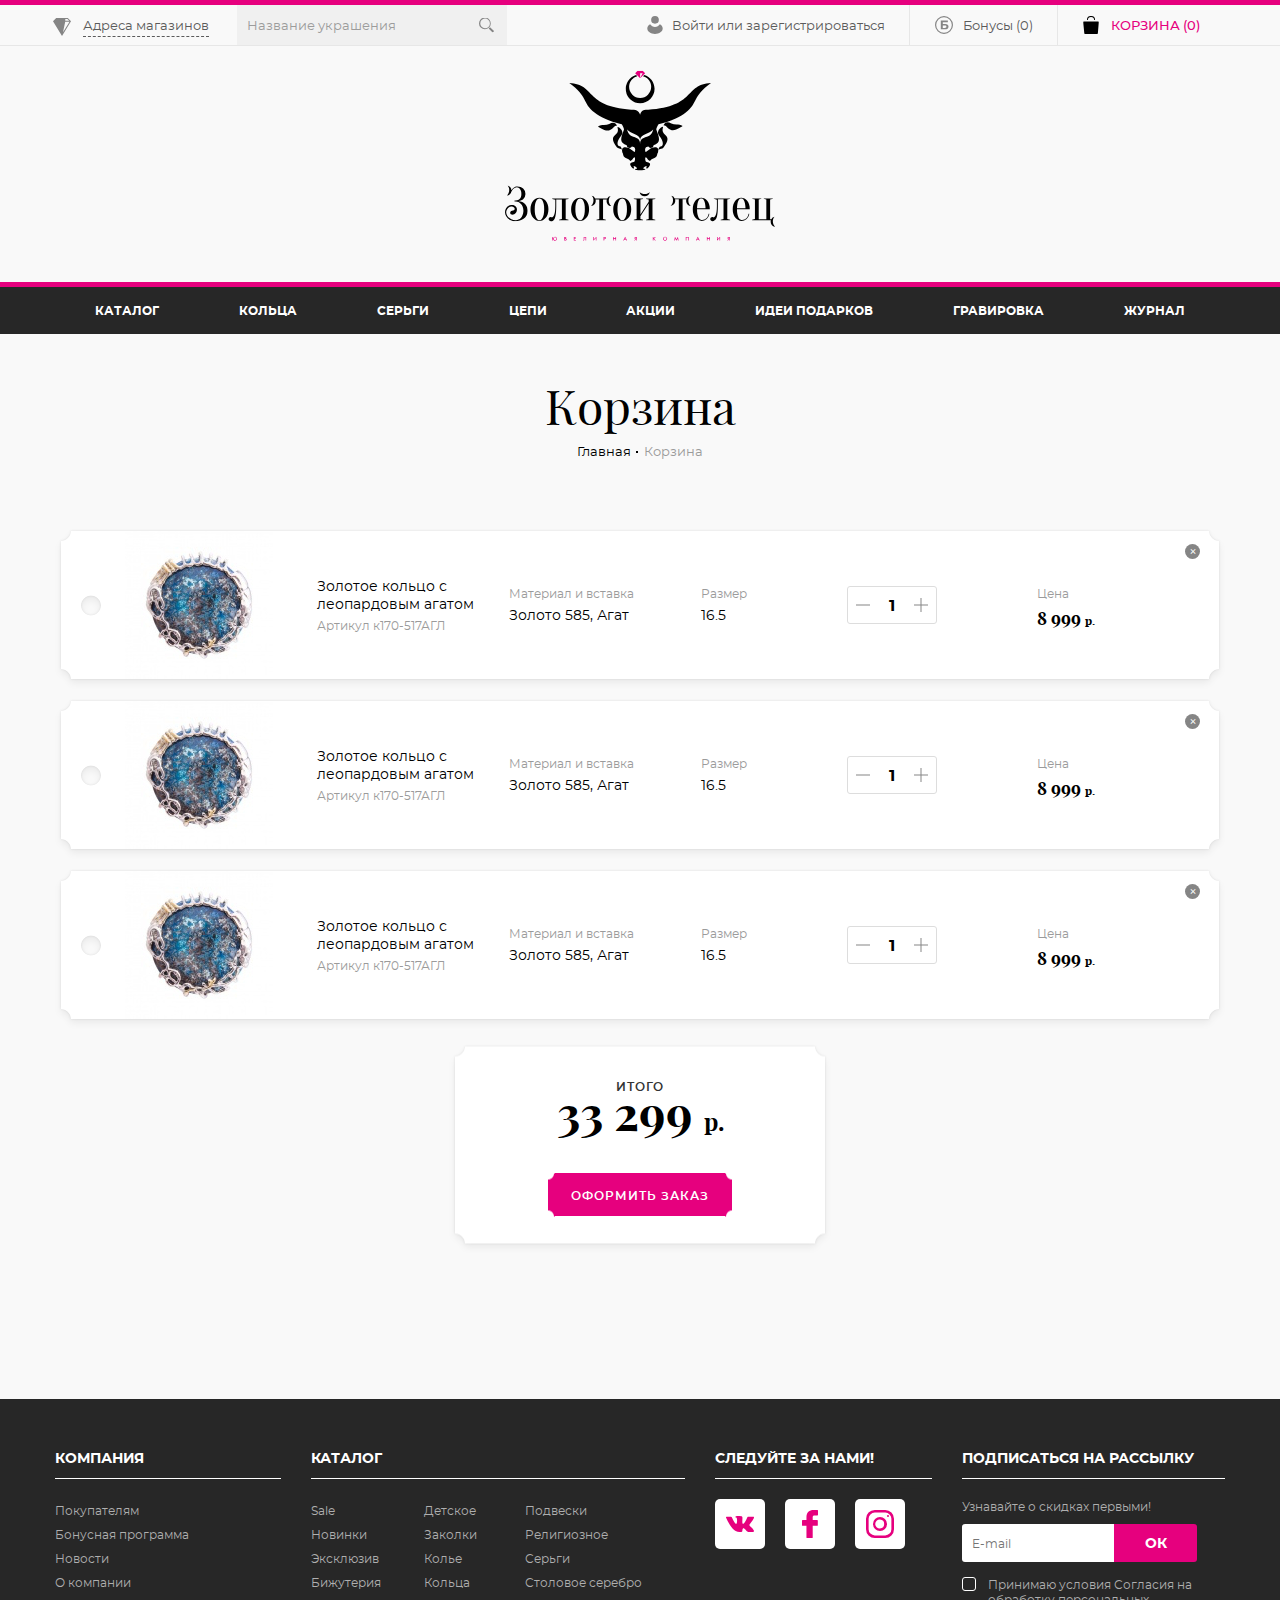
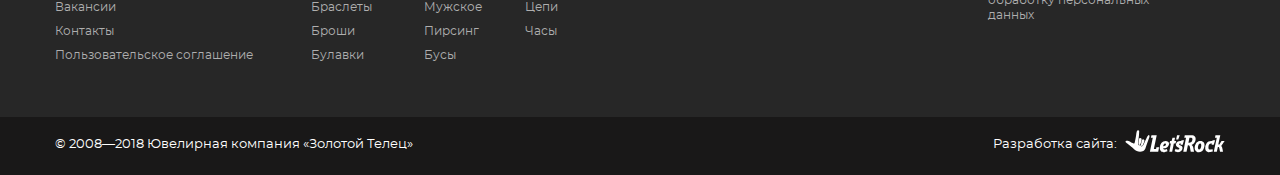
<file: lk-basket.html>
<!DOCTYPE html>
<html lang="ru">
<head>
	<meta charset="UTF-8">
<title>Телец</title>
<link rel="stylesheet" href="css/style.css">
<link rel="icon" type="image/x-icon" href="/img/favicon.ico">
<meta name="viewport" content="width=device-width, initial-scale=1, maximum-scale=1" />
	<script src="https://api-maps.yandex.ru/2.1/?lang=ru_RU" type="text/javascript">
    </script>
</head>
<body class="page">
	<svg style="display: none;">
		<symbol id="arrow" viewBox="0 0 21 16">
  			<defs>
				<path id="946ra" d="M366.52 483.3l5.83-6.3-.93-1-7.42 8 7.42 8 .93-1-5.83-6.3H385v-1.4z"/>
			</defs>
			<g><g transform="translate(-364 -476)"><use xlink:href="#946ra"/></g></g>
  		</symbol>
  		<symbol id="letsrock" viewBox="0 0 99 23">
  			<defs>
  				<path id="tip2a" d="M1465.2 3714.6c-.3.96-.47 1.6-1.2 2.36-.43.45-.57.6-1.18.93-3 1.57-6.98.59-9.24-1.52-.39-.33-.6-.67-.97-1.04-.25-.22-.3-.25-.55-.5-1-1.1-5.05-4.33-6.26-5.09-1.82-1.12-.28-2.41 2.18-1.7 2.23.67 5.24 3.64 6.1 1.87.27-.53 1.46-7.05 1.54-7.78.14-1.1.22-2.19.5-3.2.16-.7.47-1.23.82-1.49.64-.45 1.38-.36 1.63.4.06.2.09.39.11.67a70.2 70.2 0 0 1-.63 7.86c-.17 1.3-.5 2.93-.53 4.19-.05 1.43 1.27 2.3 2.38 1.49.41 1.57 1.76 1.88 2.73.3.74-1.12 1.82-4.43 3.26-6.96.46-.84.82-1.57 1.24-2.27.08-.17.19-.31.3-.48.69-.9 1.38-.62 1.57.45.11.64-.22 1.3-.6 2.44-1.1 3.32-2.13 5.62-3.2 9.07m-5.2-3.82c-.3.7-.8 1.58-1.65.87-.8-.67-.22-2.72.06-4.63.16-.93.1-1.49.52-1.8.28-.22.58-.25.88-.2 1.1.18 1.41.62 1.27 1.7-.13 1.09-.52 2.86-1.07 4.06m2.32 1.13c-.4.61-1.25 1.54-1.83.53-.33-.56.06-1.66.3-2.47.23-.76.5-2.1.8-2.98.4-1.12 1.7-.76 2.16-.05.55.87-.55 3.48-1.43 4.97"/><path id="tip2b" d="M1507.94 3709.67l1-4.89c1.43-.05 3.8-.42 2.75 2.78-.74 2.28-2.15 2.14-3.75 2.1zm-5.16 8.99h3.26l1.35-6.38c1.8-.22 1.85 1.04 2.12 2.42l.72 3.96h3.31l-.8-4.05c-.2-.98-.63-1.8-1-2.19-.21-.22-.4-.34-.65-.53.52-.34.93-.48 1.35-.73a5.2 5.2 0 0 0 1.93-2.08c.77-1.38 1.16-3.48.39-5.03-.78-1.6-2.05-1.9-4.3-1.9-2.08 0-4.12-.04-6.19 0l-.5 2.6h1.77z"/><path id="tip2c" d="M1533.44 3718.65h2.9l1.02-4.63c1.24-.11 1.35.56 1.63 1.9l.52 2.73 3-.02-.4-2.08c-.45-1.97-.28-2.33-1.41-3.57l3.42-5.05-3.1.02c-.76 1.07-1.45 2.4-2.14 3.49h-.97c-.05-.93 1.6-7.47 1.85-9.3h-4.8l-.47 2.61h1.74c-.28 2.22-2.76 12.78-2.79 13.9"/><path id="tip2d" d="M1478.6 3714.36h-2.7l-.36 1.65h-2.18l2.85-13.87-5.22.06-.6 2.55h1.9l-2.9 13.9 8.33-.02"/><path id="tip2e" d="M1517.48 3715.36a4.7 4.7 0 0 1 .17-2.41c.28-1.07 1.05-2.84 2.34-2.39 1.02.31 1.07 3.4 0 5-.83 1.27-2.1 1.46-2.5-.2m-.92 3.54c.25.12.56.17.94.23 2.68.28 4.03-.74 4.86-1.83.75-.99 1-1.74 1.3-2.95.44-1.63.69-3.5-.33-4.91-1.08-1.49-3.26-1.97-5.33-1.1a6.23 6.23 0 0 0-3.42 4.02c-.3.98-.5 2.13-.39 3.23.14 1.57.88 2.75 2.37 3.31"/><path id="tip2f" d="M1482.69 3713.23c.16-1.15.72-2.45 1.74-2.67.82-.17 1.13.43.96 1.15-.07.32-.2.62-.47.9-.5.5-1.3.65-2.23.62m-2.4 4.8c1.74 2.14 5.16.67 6.67.14l-.5-2.25c-1.34.48-3.33 1.5-3.86-.59 2.24.2 4.2-.53 5.3-2.5 2.76-4.94-4.1-6.7-7.06-2.75a7.7 7.7 0 0 0-1.57 4.75s-.15 1.77 1.02 3.2"/><path id="tip2g" d="M1495.52 3712.5c.45 1.78 2.99 2.03 3.29 2.84.58 1.49-2.13 1.69-3.67.42l-1.05 2.25c.8 1.04 3.28 1.32 4.86.98 1.9-.39 2.98-1.96 3.06-3.87.05-.87-.14-1.32-.88-2.02-.67-.6-1.44-.76-2.05-1.18-.33-.23-.44-.29-.4-.7.05-.76.65-.74 1.56-.7l-.19 1.14 2.13-.03 1.37-4.32-2.59.03-.14.64c-1.3-.08-2.8-.12-3.83.7 0 0-2.01 1.66-1.47 3.83"/><path id="tip2h" d="M1525.93 3718.3c.28.24.69.5 1.3.66.69.23 1.49.26 2.26.15.5-.06.86-.17 1.19-.26.41-.11.74-.25 1.16-.42.16-.08.35-.14.55-.25l-.5-2.22c-.94.3-4.3 2.05-3.95-1.91.23-2.27.92-3.8 3.4-3.48l-.2 1.1 2.1-.04 1.41-4.32h-2.57l-.19.76c-2.95-.31-4.55.53-5.8 2.25a8.15 8.15 0 0 0-1.35 5.33c.09.98.42 1.97 1.19 2.64"/><path id="tip2i" d="M1488.82 3718.65h2.84l1.69-8.17 1.6.03.8-2.53h-1.85l.63-3.23H1492l-.93 3.23h-1.52l-.5 2.5h1.3z"/><path id="tip2j" d="M1495.66 3706.46h2.07l1.49-4.32h-2.68z"/>
  			</defs>
  			<g><g transform="translate(-1445 -3697)"><g><g><use xlink:href="#tip2a"/></g><g><use xlink:href="#tip2b"/></g><g><use xlink:href="#tip2c"/></g><g><use xlink:href="#tip2d"/></g><g><use xlink:href="#tip2e"/></g><g><use xlink:href="#tip2f"/></g><g><use xlink:href="#tip2g"/></g><g><use xlink:href="#tip2h"/></g><g><use xlink:href="#tip2i"/></g><g><use xlink:href="#tip2j"/></g></g></g></g>
  		</symbol>
  		<symbol id="edit" viewBox="0 0 12 12">
			<defs><path id="cvl9a" d="M892 591l3.13-.86-2.27-2.27zm10.49-11.77a.76.76 0 0 0-.6-.23.9.9 0 0 0-.6.28l-1.21 1.2 2.43 2.44 1.2-1.2a.9.9 0 0 0 .29-.62.76.76 0 0 0-.23-.59zm-2.7 1.58l-6.72 6.69 2.43 2.43 6.7-6.72z"/></defs><g><g transform="translate(-892 -579)"><use xlink:href="#cvl9a"/></g></g>
  		</symbol>
	</svg>

	<header class="header">
	<div class="header__top">
		<div class="container container_flex">
			<div class="header__top-blk">
				<a href="#" class="address">Адреса магазинов</a>
				<div class="search">
					<input type="search" placeholder="Название украшения">
					<button class="search__btn"></button>
				</div>
			</div>
			<div class="header__top-blk">
				<a href="#" class="header__btn header__btn_auth">Войти или зарегистрироваться</a>
				<a href="#" class="header__btn header__btn_bonus">Бонусы (0)</a>
				<a href="#" class="header__btn header__btn_cart">Корзина (0)</a>
			</div>
		</div>

	</div>
	<div class="header__logo">
		<a href="/" class="logo">
			<img src="img/svg/logo.svg" alt="">
		</a>
	</div>
	<div class="header__nav">
		<nav class="nav container">
			<div class="nav__item">
				<a href="/">Каталог</a>
			</div>
			<div class="nav__item">
				<a href="/">Кольца</a>
			</div>
			<div class="nav__item">
				<a href="/">Серьги</a>
			</div>
			<div class="nav__item">
				<a href="/">Цепи</a>
			</div>
			<div class="nav__item">
				<a href="/">Акции</a>
			</div>
			<div class="nav__item">
				<a href="/">Идеи подарков</a>
			</div>
			<div class="nav__item">
				<a href="/">Гравировка</a>
			</div>
			<div class="nav__item">
				<a href="/">Журнал</a>
			</div>
		</nav>
	</div>
</header>

	<div class="page__wrapper">
		<div class="container">
			<h2 class="title title_page title_center">Корзина</h2>

			<ul class="breadcrumbs">
				<li><a href="#">Главная</a></li>
				<li><a href="#">Корзина</a></li>
			</ul>

			<section class="basket">
				<div class="container">
					<ul class="basket__items">
						<li class="b-item">
							<div class="b-item__cell b-item__pic">
								<img src="pictures/d31f0caa4064efcb76525d6bdf12398b.jpg" alt="">
							</div>
							<div class="b-item__cell">
								<p>Золотое кольцо с леопардовым агатом</p>
								<span class="b-item__alt">Артикул к170-517АГЛ</span>
							</div>
							<div class="b-item__cell">
								<span class="b-item__alt">Материал и вставка</span>
								<p>Золото 585, Агат</p>
							</div>
							<div class="b-item__cell">
								<span class="b-item__alt">Размер</span>
								<p>16.5</p>
							</div>
							<div class="b-item__cell">
								<div class="counter">
									<button class="counter__btn counter__btn_minus"></button>
									<input type="number" value="1" data-max="6">
									<button class="counter__btn counter__btn_plus"></button>
								</div>
							</div>
							<div class="b-item__cell">
								<span class="b-item__alt">Цена</span>
								<span class="price">8 999 <span>р.</span></span>
							</div>
							<button class="b-item__remove"></button>
						</li>
						<li class="b-item">
							<div class="b-item__cell b-item__pic">
								<img src="pictures/d31f0caa4064efcb76525d6bdf12398b.jpg" alt="">
							</div>
							<div class="b-item__cell">
								<p>Золотое кольцо с леопардовым агатом</p>
								<span class="b-item__alt">Артикул к170-517АГЛ</span>
							</div>
							<div class="b-item__cell">
								<span class="b-item__alt">Материал и вставка</span>
								<p>Золото 585, Агат</p>
							</div>
							<div class="b-item__cell">
								<span class="b-item__alt">Размер</span>
								<p>16.5</p>
							</div>
							<div class="b-item__cell">
								<div class="counter">
									<button class="counter__btn counter__btn_minus"></button>
									<input type="number" value="1" data-max="6">
									<button class="counter__btn counter__btn_plus"></button>
								</div>
							</div>
							<div class="b-item__cell">
								<span class="b-item__alt">Цена</span>
								<span class="price">8 999 <span>р.</span></span>
							</div>
							<button class="b-item__remove"></button>
						</li>
						<li class="b-item">
							<div class="b-item__cell b-item__pic">
								<img src="pictures/d31f0caa4064efcb76525d6bdf12398b.jpg" alt="">
							</div>
							<div class="b-item__cell">
								<p>Золотое кольцо с леопардовым агатом</p>
								<span class="b-item__alt">Артикул к170-517АГЛ</span>
							</div>
							<div class="b-item__cell">
								<span class="b-item__alt">Материал и вставка</span>
								<p>Золото 585, Агат</p>
							</div>
							<div class="b-item__cell">
								<span class="b-item__alt">Размер</span>
								<p>16.5</p>
							</div>
							<div class="b-item__cell">
								<div class="counter">
									<button class="counter__btn counter__btn_minus"></button>
									<input type="number" value="1" data-max="6">
									<button class="counter__btn counter__btn_plus"></button>
								</div>
							</div>
							<div class="b-item__cell">
								<span class="b-item__alt">Цена</span>
								<span class="price">8 999 <span>р.</span></span>
							</div>
							<button class="b-item__remove"></button>
						</li>
					</ul>

					<div class="basket__sum">
						<span class="basket__sum-text">Итого</span>
						<span class="price price_sum">33 299 <span>р.</span></span>
						<button class="btn">Оформить заказ</button>
					</div>
				</div>
			</section>

			
		</div>




	</div>

	<footer class="footer">
	<div class="container">
		<div class="footer__main">
			<div class="footer__block">
				<span class="footer__block-caption">Компания</span>
				<ul>
					<li><a href="#">Покупателям</a></li>
					<li><a href="#">Бонусная программа</a></li>
					<li><a href="#">Новости</a></li>
					<li><a href="#">О компании</a></li>
					<li><a href="#">Вакансии</a></li>
					<li><a href="#">Контакты</a></li>
					<li><a href="#">Пользовательское соглашение</a></li>
				</ul>
			</div>
			<div class="footer__block">
				<span class="footer__block-caption">Каталог</span>
				<ul>
					<li><a href="#">Sale</a></li>
					<li><a href="#">Новинки</a></li>
					<li><a href="#">Эксклюзив</a></li>
					<li><a href="#">Бижутерия</a></li>
					<li><a href="#">Браслеты</a></li>
					<li><a href="#">Броши</a></li>
					<li><a href="#">Булавки</a></li>
				</ul>
				<ul>
					<li><a href="#">Детское</a></li>
					<li><a href="#">Заколки</a></li>
					<li><a href="#">Колье</a></li>
					<li><a href="#">Кольца</a></li>
					<li><a href="#">Мужское</a></li>
					<li><a href="#">Пирсинг</a></li>
					<li><a href="#">Бусы</a></li>
				</ul>
				<ul>
					<li><a href="#">Подвески</a></li>
					<li><a href="#">Религиозное</a></li>
					<li><a href="#">Серьги</a></li>
					<li><a href="#">Столовое серебро</a></li>
					<li><a href="#">Цепи</a></li>
					<li><a href="#">Часы</a></li>
				</ul>
			</div>
			<div class="footer__block">
				<span class="footer__block-caption">Следуйте за нами!</span>
				<ul class="social">
					<li>
						<a href="#"><img src="img/svg/vk.svg" alt=""></a>
					</li>
					<li>
						<a href="#"><img src="img/svg/fb.svg" alt=""></a>
					</li>
					<li>
						<a href="#"><img src="img/svg/in.svg" alt=""></a>
					</li>
				</ul>
			</div>
			<div class="footer__block">
				<span class="footer__block-caption">Подписаться на рассылку</span>
				<div class="subscribe">
					<p>Узнавайте о скидках первыми!</p>
					<div class="field subscribe__field">
						<input type="mail" placeholder="E-mail">
						<button class="field__btn">Ок</button>
					</div>
					<label class="aggree">
						<span class="checkbox checkbox_sub">
							<input class="checkbox" type="checkbox">
							<span class="checkbox__box"></span>
						</span>
						<p>Принимаю условия Согласия на обработку персональных данных
						</p>
					</label>
				</div>
			</div>
		</div>
	</div>
	<div class="footer__bot">
		<div class="container container_flex">
			<p class="copy">© 2008—2018 Ювелирная компания «Золотой Телец»</p>
			<p class="letsrock">Разработка сайта: 
				<a href="https://letsrock.pro/" target="_blank">
					<svg>
						<use xlink:href="#letsrock"/>
					</svg>
				</a>
			</p>
		</div>
			
	</div>
</footer>

	<script src="js/libs.js"></script>
	<script src="js/script.js"></script>
</body>
</html>
</file>
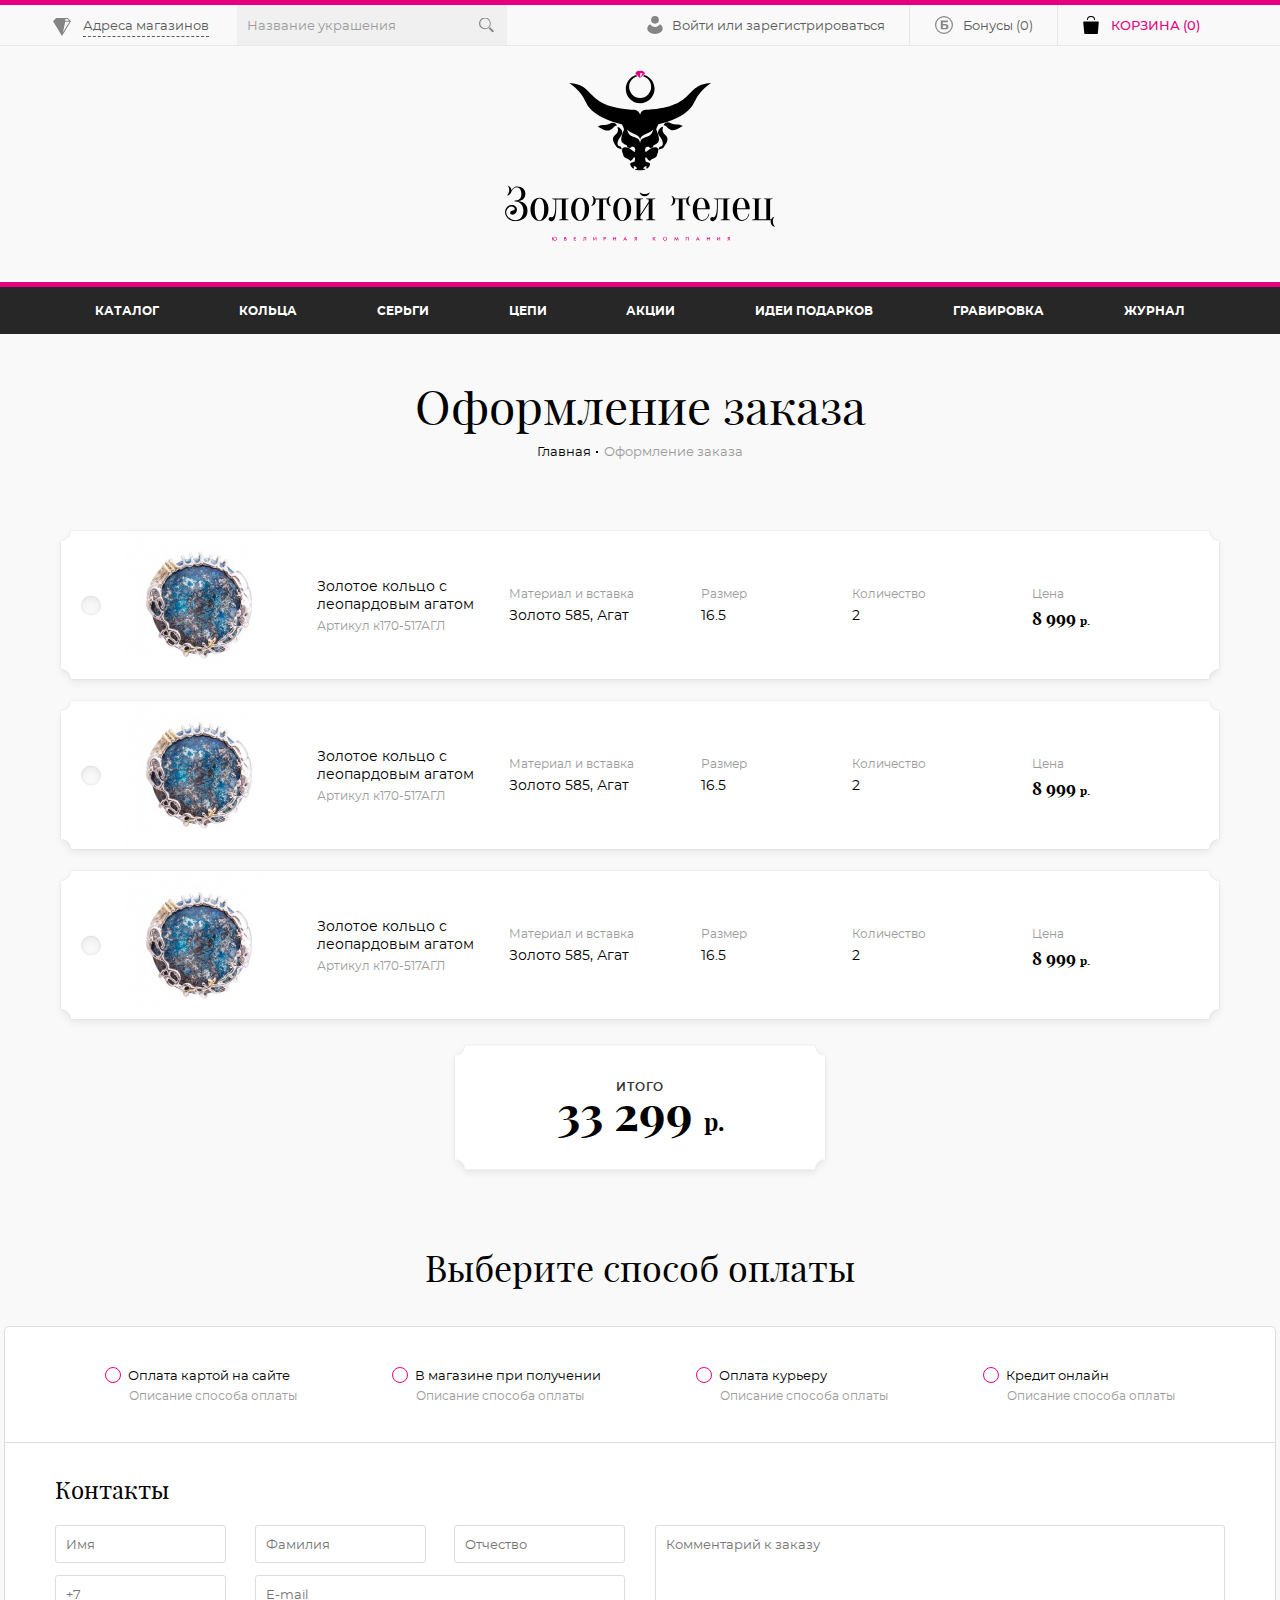
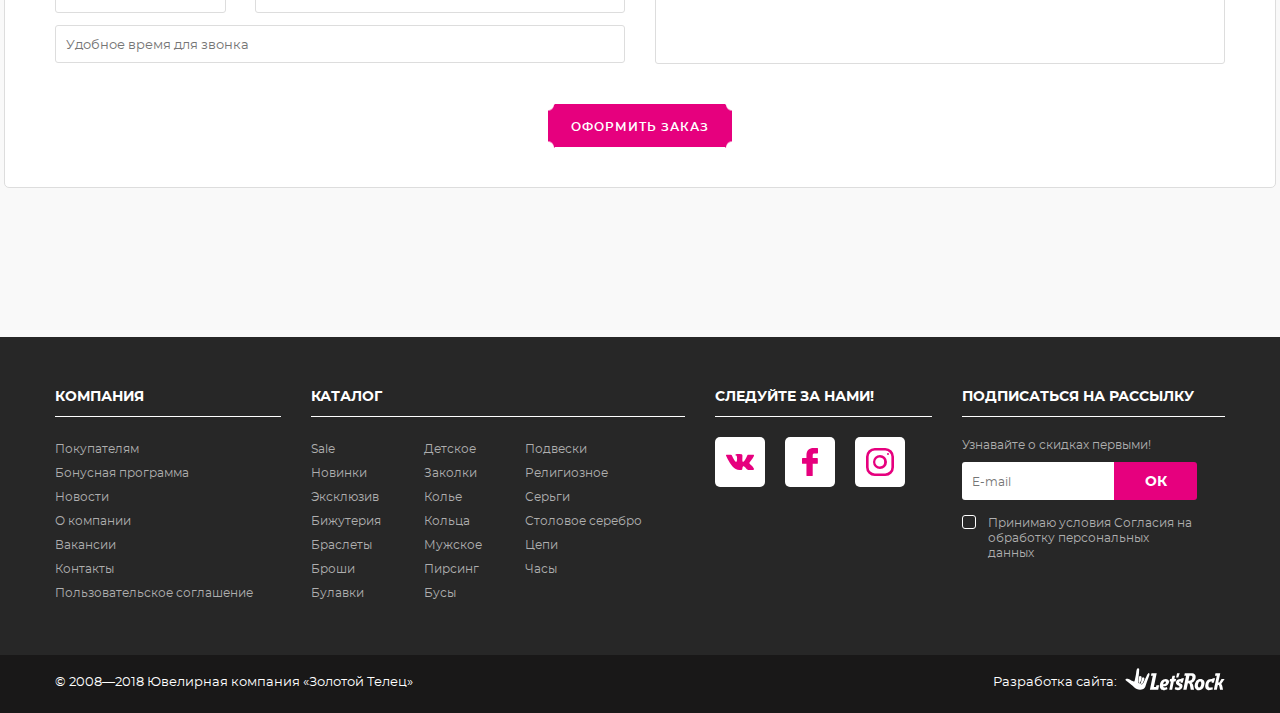
<file: lk-order.html>
<!DOCTYPE html>
<html lang="ru">
<head>
	<meta charset="UTF-8">
<title>Телец</title>
<link rel="stylesheet" href="css/style.css">
<link rel="icon" type="image/x-icon" href="/img/favicon.ico">
<meta name="viewport" content="width=device-width, initial-scale=1, maximum-scale=1" />
	<script src="https://api-maps.yandex.ru/2.1/?lang=ru_RU" type="text/javascript">
    </script>
</head>
<body class="page">
	<svg style="display: none;">
		<symbol id="arrow" viewBox="0 0 21 16">
  			<defs>
				<path id="946ra" d="M366.52 483.3l5.83-6.3-.93-1-7.42 8 7.42 8 .93-1-5.83-6.3H385v-1.4z"/>
			</defs>
			<g><g transform="translate(-364 -476)"><use xlink:href="#946ra"/></g></g>
  		</symbol>
  		<symbol id="letsrock" viewBox="0 0 99 23">
  			<defs>
  				<path id="tip2a" d="M1465.2 3714.6c-.3.96-.47 1.6-1.2 2.36-.43.45-.57.6-1.18.93-3 1.57-6.98.59-9.24-1.52-.39-.33-.6-.67-.97-1.04-.25-.22-.3-.25-.55-.5-1-1.1-5.05-4.33-6.26-5.09-1.82-1.12-.28-2.41 2.18-1.7 2.23.67 5.24 3.64 6.1 1.87.27-.53 1.46-7.05 1.54-7.78.14-1.1.22-2.19.5-3.2.16-.7.47-1.23.82-1.49.64-.45 1.38-.36 1.63.4.06.2.09.39.11.67a70.2 70.2 0 0 1-.63 7.86c-.17 1.3-.5 2.93-.53 4.19-.05 1.43 1.27 2.3 2.38 1.49.41 1.57 1.76 1.88 2.73.3.74-1.12 1.82-4.43 3.26-6.96.46-.84.82-1.57 1.24-2.27.08-.17.19-.31.3-.48.69-.9 1.38-.62 1.57.45.11.64-.22 1.3-.6 2.44-1.1 3.32-2.13 5.62-3.2 9.07m-5.2-3.82c-.3.7-.8 1.58-1.65.87-.8-.67-.22-2.72.06-4.63.16-.93.1-1.49.52-1.8.28-.22.58-.25.88-.2 1.1.18 1.41.62 1.27 1.7-.13 1.09-.52 2.86-1.07 4.06m2.32 1.13c-.4.61-1.25 1.54-1.83.53-.33-.56.06-1.66.3-2.47.23-.76.5-2.1.8-2.98.4-1.12 1.7-.76 2.16-.05.55.87-.55 3.48-1.43 4.97"/><path id="tip2b" d="M1507.94 3709.67l1-4.89c1.43-.05 3.8-.42 2.75 2.78-.74 2.28-2.15 2.14-3.75 2.1zm-5.16 8.99h3.26l1.35-6.38c1.8-.22 1.85 1.04 2.12 2.42l.72 3.96h3.31l-.8-4.05c-.2-.98-.63-1.8-1-2.19-.21-.22-.4-.34-.65-.53.52-.34.93-.48 1.35-.73a5.2 5.2 0 0 0 1.93-2.08c.77-1.38 1.16-3.48.39-5.03-.78-1.6-2.05-1.9-4.3-1.9-2.08 0-4.12-.04-6.19 0l-.5 2.6h1.77z"/><path id="tip2c" d="M1533.44 3718.65h2.9l1.02-4.63c1.24-.11 1.35.56 1.63 1.9l.52 2.73 3-.02-.4-2.08c-.45-1.97-.28-2.33-1.41-3.57l3.42-5.05-3.1.02c-.76 1.07-1.45 2.4-2.14 3.49h-.97c-.05-.93 1.6-7.47 1.85-9.3h-4.8l-.47 2.61h1.74c-.28 2.22-2.76 12.78-2.79 13.9"/><path id="tip2d" d="M1478.6 3714.36h-2.7l-.36 1.65h-2.18l2.85-13.87-5.22.06-.6 2.55h1.9l-2.9 13.9 8.33-.02"/><path id="tip2e" d="M1517.48 3715.36a4.7 4.7 0 0 1 .17-2.41c.28-1.07 1.05-2.84 2.34-2.39 1.02.31 1.07 3.4 0 5-.83 1.27-2.1 1.46-2.5-.2m-.92 3.54c.25.12.56.17.94.23 2.68.28 4.03-.74 4.86-1.83.75-.99 1-1.74 1.3-2.95.44-1.63.69-3.5-.33-4.91-1.08-1.49-3.26-1.97-5.33-1.1a6.23 6.23 0 0 0-3.42 4.02c-.3.98-.5 2.13-.39 3.23.14 1.57.88 2.75 2.37 3.31"/><path id="tip2f" d="M1482.69 3713.23c.16-1.15.72-2.45 1.74-2.67.82-.17 1.13.43.96 1.15-.07.32-.2.62-.47.9-.5.5-1.3.65-2.23.62m-2.4 4.8c1.74 2.14 5.16.67 6.67.14l-.5-2.25c-1.34.48-3.33 1.5-3.86-.59 2.24.2 4.2-.53 5.3-2.5 2.76-4.94-4.1-6.7-7.06-2.75a7.7 7.7 0 0 0-1.57 4.75s-.15 1.77 1.02 3.2"/><path id="tip2g" d="M1495.52 3712.5c.45 1.78 2.99 2.03 3.29 2.84.58 1.49-2.13 1.69-3.67.42l-1.05 2.25c.8 1.04 3.28 1.32 4.86.98 1.9-.39 2.98-1.96 3.06-3.87.05-.87-.14-1.32-.88-2.02-.67-.6-1.44-.76-2.05-1.18-.33-.23-.44-.29-.4-.7.05-.76.65-.74 1.56-.7l-.19 1.14 2.13-.03 1.37-4.32-2.59.03-.14.64c-1.3-.08-2.8-.12-3.83.7 0 0-2.01 1.66-1.47 3.83"/><path id="tip2h" d="M1525.93 3718.3c.28.24.69.5 1.3.66.69.23 1.49.26 2.26.15.5-.06.86-.17 1.19-.26.41-.11.74-.25 1.16-.42.16-.08.35-.14.55-.25l-.5-2.22c-.94.3-4.3 2.05-3.95-1.91.23-2.27.92-3.8 3.4-3.48l-.2 1.1 2.1-.04 1.41-4.32h-2.57l-.19.76c-2.95-.31-4.55.53-5.8 2.25a8.15 8.15 0 0 0-1.35 5.33c.09.98.42 1.97 1.19 2.64"/><path id="tip2i" d="M1488.82 3718.65h2.84l1.69-8.17 1.6.03.8-2.53h-1.85l.63-3.23H1492l-.93 3.23h-1.52l-.5 2.5h1.3z"/><path id="tip2j" d="M1495.66 3706.46h2.07l1.49-4.32h-2.68z"/>
  			</defs>
  			<g><g transform="translate(-1445 -3697)"><g><g><use xlink:href="#tip2a"/></g><g><use xlink:href="#tip2b"/></g><g><use xlink:href="#tip2c"/></g><g><use xlink:href="#tip2d"/></g><g><use xlink:href="#tip2e"/></g><g><use xlink:href="#tip2f"/></g><g><use xlink:href="#tip2g"/></g><g><use xlink:href="#tip2h"/></g><g><use xlink:href="#tip2i"/></g><g><use xlink:href="#tip2j"/></g></g></g></g>
  		</symbol>
  		<symbol id="edit" viewBox="0 0 12 12">
			<defs><path id="cvl9a" d="M892 591l3.13-.86-2.27-2.27zm10.49-11.77a.76.76 0 0 0-.6-.23.9.9 0 0 0-.6.28l-1.21 1.2 2.43 2.44 1.2-1.2a.9.9 0 0 0 .29-.62.76.76 0 0 0-.23-.59zm-2.7 1.58l-6.72 6.69 2.43 2.43 6.7-6.72z"/></defs><g><g transform="translate(-892 -579)"><use xlink:href="#cvl9a"/></g></g>
  		</symbol>
	</svg>

	<header class="header">
	<div class="header__top">
		<div class="container container_flex">
			<div class="header__top-blk">
				<a href="#" class="address">Адреса магазинов</a>
				<div class="search">
					<input type="search" placeholder="Название украшения">
					<button class="search__btn"></button>
				</div>
			</div>
			<div class="header__top-blk">
				<a href="#" class="header__btn header__btn_auth">Войти или зарегистрироваться</a>
				<a href="#" class="header__btn header__btn_bonus">Бонусы (0)</a>
				<a href="#" class="header__btn header__btn_cart">Корзина (0)</a>
			</div>
		</div>

	</div>
	<div class="header__logo">
		<a href="/" class="logo">
			<img src="img/svg/logo.svg" alt="">
		</a>
	</div>
	<div class="header__nav">
		<nav class="nav container">
			<div class="nav__item">
				<a href="/">Каталог</a>
			</div>
			<div class="nav__item">
				<a href="/">Кольца</a>
			</div>
			<div class="nav__item">
				<a href="/">Серьги</a>
			</div>
			<div class="nav__item">
				<a href="/">Цепи</a>
			</div>
			<div class="nav__item">
				<a href="/">Акции</a>
			</div>
			<div class="nav__item">
				<a href="/">Идеи подарков</a>
			</div>
			<div class="nav__item">
				<a href="/">Гравировка</a>
			</div>
			<div class="nav__item">
				<a href="/">Журнал</a>
			</div>
		</nav>
	</div>
</header>

	<div class="page__wrapper">
		<div class="container">
			<h2 class="title title_page title_center">Оформление заказа</h2>

			<ul class="breadcrumbs">
				<li><a href="#">Главная</a></li>
				<li><a href="#">Оформление заказа</a></li>
			</ul>

			<section class="basket">
				<div class="container">
					<ul class="basket__items">
						<li class="b-item">
							<div class="b-item__cell b-item__pic">
								<img src="pictures/d31f0caa4064efcb76525d6bdf12398b.jpg" alt="">
							</div>
							<div class="b-item__cell">
								<p>Золотое кольцо с леопардовым агатом</p>
								<span class="b-item__alt">Артикул к170-517АГЛ</span>
							</div>
							<div class="b-item__cell">
								<span class="b-item__alt">Материал и вставка</span>
								<p>Золото 585, Агат</p>
							</div>
							<div class="b-item__cell">
								<span class="b-item__alt">Размер</span>
								<p>16.5</p>
							</div>
							<div class="b-item__cell">
								<span class="b-item__alt">Количество</span>
								<p>2</p>
							</div>
							<div class="b-item__cell">
								<span class="b-item__alt">Цена</span>
								<span class="price">8 999 <span>р.</span></span>
							</div>
						</li>
						<li class="b-item">
							<div class="b-item__cell b-item__pic">
								<img src="pictures/d31f0caa4064efcb76525d6bdf12398b.jpg" alt="">
							</div>
							<div class="b-item__cell">
								<p>Золотое кольцо с леопардовым агатом</p>
								<span class="b-item__alt">Артикул к170-517АГЛ</span>
							</div>
							<div class="b-item__cell">
								<span class="b-item__alt">Материал и вставка</span>
								<p>Золото 585, Агат</p>
							</div>
							<div class="b-item__cell">
								<span class="b-item__alt">Размер</span>
								<p>16.5</p>
							</div>
							<div class="b-item__cell">
								<span class="b-item__alt">Количество</span>
								<p>2</p>
							</div>
							<div class="b-item__cell">
								<span class="b-item__alt">Цена</span>
								<span class="price">8 999 <span>р.</span></span>
							</div>
						</li>
						<li class="b-item">
							<div class="b-item__cell b-item__pic">
								<img src="pictures/d31f0caa4064efcb76525d6bdf12398b.jpg" alt="">
							</div>
							<div class="b-item__cell">
								<p>Золотое кольцо с леопардовым агатом</p>
								<span class="b-item__alt">Артикул к170-517АГЛ</span>
							</div>
							<div class="b-item__cell">
								<span class="b-item__alt">Материал и вставка</span>
								<p>Золото 585, Агат</p>
							</div>
							<div class="b-item__cell">
								<span class="b-item__alt">Размер</span>
								<p>16.5</p>
							</div>
							<div class="b-item__cell">
								<span class="b-item__alt">Количество</span>
								<p>2</p>
							</div>
							<div class="b-item__cell">
								<span class="b-item__alt">Цена</span>
								<span class="price">8 999 <span>р.</span></span>
							</div>
						</li>
					</ul>

					<div class="basket__sum basket__sum_order">
						<span class="basket__sum-text">Итого</span>
						<span class="price price_sum">33 299 <span>р.</span></span>
					</div>
				</div>

				<h3 class="title title_center">Выберите способ оплаты</h3>
				
				<div class="payment">
					<div class="payment__type">
						<label class="pay">
							<span class="radio">
								<input type="radio" name="payment">
								<span class="radio__box"></span>
								<span class="radio__name">Оплата картой на сайте</span>
							</span>
							<span class="pay__desc">Описание способа оплаты</span>
						</label>
						<label class="pay">
							<span class="radio">
								<input type="radio" name="payment">
								<span class="radio__box"></span>
								<span class="radio__name">В магазине при получении</span>
							</span>
							<span class="pay__desc">Описание способа оплаты</span>
						</label>
						<label class="pay">
							<span class="radio">
								<input type="radio" name="payment">
								<span class="radio__box"></span>
								<span class="radio__name">Оплата курьеру</span>
							</span>
							<span class="pay__desc">Описание способа оплаты</span>
						</label>
						<label class="pay">
							<span class="radio">
								<input type="radio" name="payment">
								<span class="radio__box"></span>
								<span class="radio__name">Кредит онлайн</span>
							</span>
							<span class="pay__desc">Описание способа оплаты</span>
						</label>
					</div>
					<div class="payment__contact">
						<form class="form form_order">
							<span class="form__title">Контакты</span>
							<div class="form__block">
								<label class="field field_s">
									<input type="text" placeholder="Имя">
								</label>
								<label class="field field_s">
									<input type="text" placeholder="Фамилия">
								</label>
								<label class="field field_s">
									<input type="text" placeholder="Отчество">
								</label>

								<label class="field field_s">
									<input type="text" placeholder="+7">
								</label>
								<label class="field field_m">
									<input type="text" placeholder="E-mail">
								</label>

								<label class="field">
									<input type="text" placeholder="Удобное время для звонка">
								</label>
							</div>
							<div class="form__block">
								<label class="field">
									<textarea placeholder="Комментарий к заказу"></textarea>
								</label>
							</div>
							<button class="btn btn_center btn_form">Оформить заказ</button>
						</form>

					</div>
				</div>

			</section>


			
		</div>




	</div>

	<footer class="footer">
	<div class="container">
		<div class="footer__main">
			<div class="footer__block">
				<span class="footer__block-caption">Компания</span>
				<ul>
					<li><a href="#">Покупателям</a></li>
					<li><a href="#">Бонусная программа</a></li>
					<li><a href="#">Новости</a></li>
					<li><a href="#">О компании</a></li>
					<li><a href="#">Вакансии</a></li>
					<li><a href="#">Контакты</a></li>
					<li><a href="#">Пользовательское соглашение</a></li>
				</ul>
			</div>
			<div class="footer__block">
				<span class="footer__block-caption">Каталог</span>
				<ul>
					<li><a href="#">Sale</a></li>
					<li><a href="#">Новинки</a></li>
					<li><a href="#">Эксклюзив</a></li>
					<li><a href="#">Бижутерия</a></li>
					<li><a href="#">Браслеты</a></li>
					<li><a href="#">Броши</a></li>
					<li><a href="#">Булавки</a></li>
				</ul>
				<ul>
					<li><a href="#">Детское</a></li>
					<li><a href="#">Заколки</a></li>
					<li><a href="#">Колье</a></li>
					<li><a href="#">Кольца</a></li>
					<li><a href="#">Мужское</a></li>
					<li><a href="#">Пирсинг</a></li>
					<li><a href="#">Бусы</a></li>
				</ul>
				<ul>
					<li><a href="#">Подвески</a></li>
					<li><a href="#">Религиозное</a></li>
					<li><a href="#">Серьги</a></li>
					<li><a href="#">Столовое серебро</a></li>
					<li><a href="#">Цепи</a></li>
					<li><a href="#">Часы</a></li>
				</ul>
			</div>
			<div class="footer__block">
				<span class="footer__block-caption">Следуйте за нами!</span>
				<ul class="social">
					<li>
						<a href="#"><img src="img/svg/vk.svg" alt=""></a>
					</li>
					<li>
						<a href="#"><img src="img/svg/fb.svg" alt=""></a>
					</li>
					<li>
						<a href="#"><img src="img/svg/in.svg" alt=""></a>
					</li>
				</ul>
			</div>
			<div class="footer__block">
				<span class="footer__block-caption">Подписаться на рассылку</span>
				<div class="subscribe">
					<p>Узнавайте о скидках первыми!</p>
					<div class="field subscribe__field">
						<input type="mail" placeholder="E-mail">
						<button class="field__btn">Ок</button>
					</div>
					<label class="aggree">
						<span class="checkbox checkbox_sub">
							<input class="checkbox" type="checkbox">
							<span class="checkbox__box"></span>
						</span>
						<p>Принимаю условия Согласия на обработку персональных данных
						</p>
					</label>
				</div>
			</div>
		</div>
	</div>
	<div class="footer__bot">
		<div class="container container_flex">
			<p class="copy">© 2008—2018 Ювелирная компания «Золотой Телец»</p>
			<p class="letsrock">Разработка сайта: 
				<a href="https://letsrock.pro/" target="_blank">
					<svg>
						<use xlink:href="#letsrock"/>
					</svg>
				</a>
			</p>
		</div>
			
	</div>
</footer>

	<script src="js/libs.js"></script>
	<script src="js/script.js"></script>
</body>
</html>
</file>
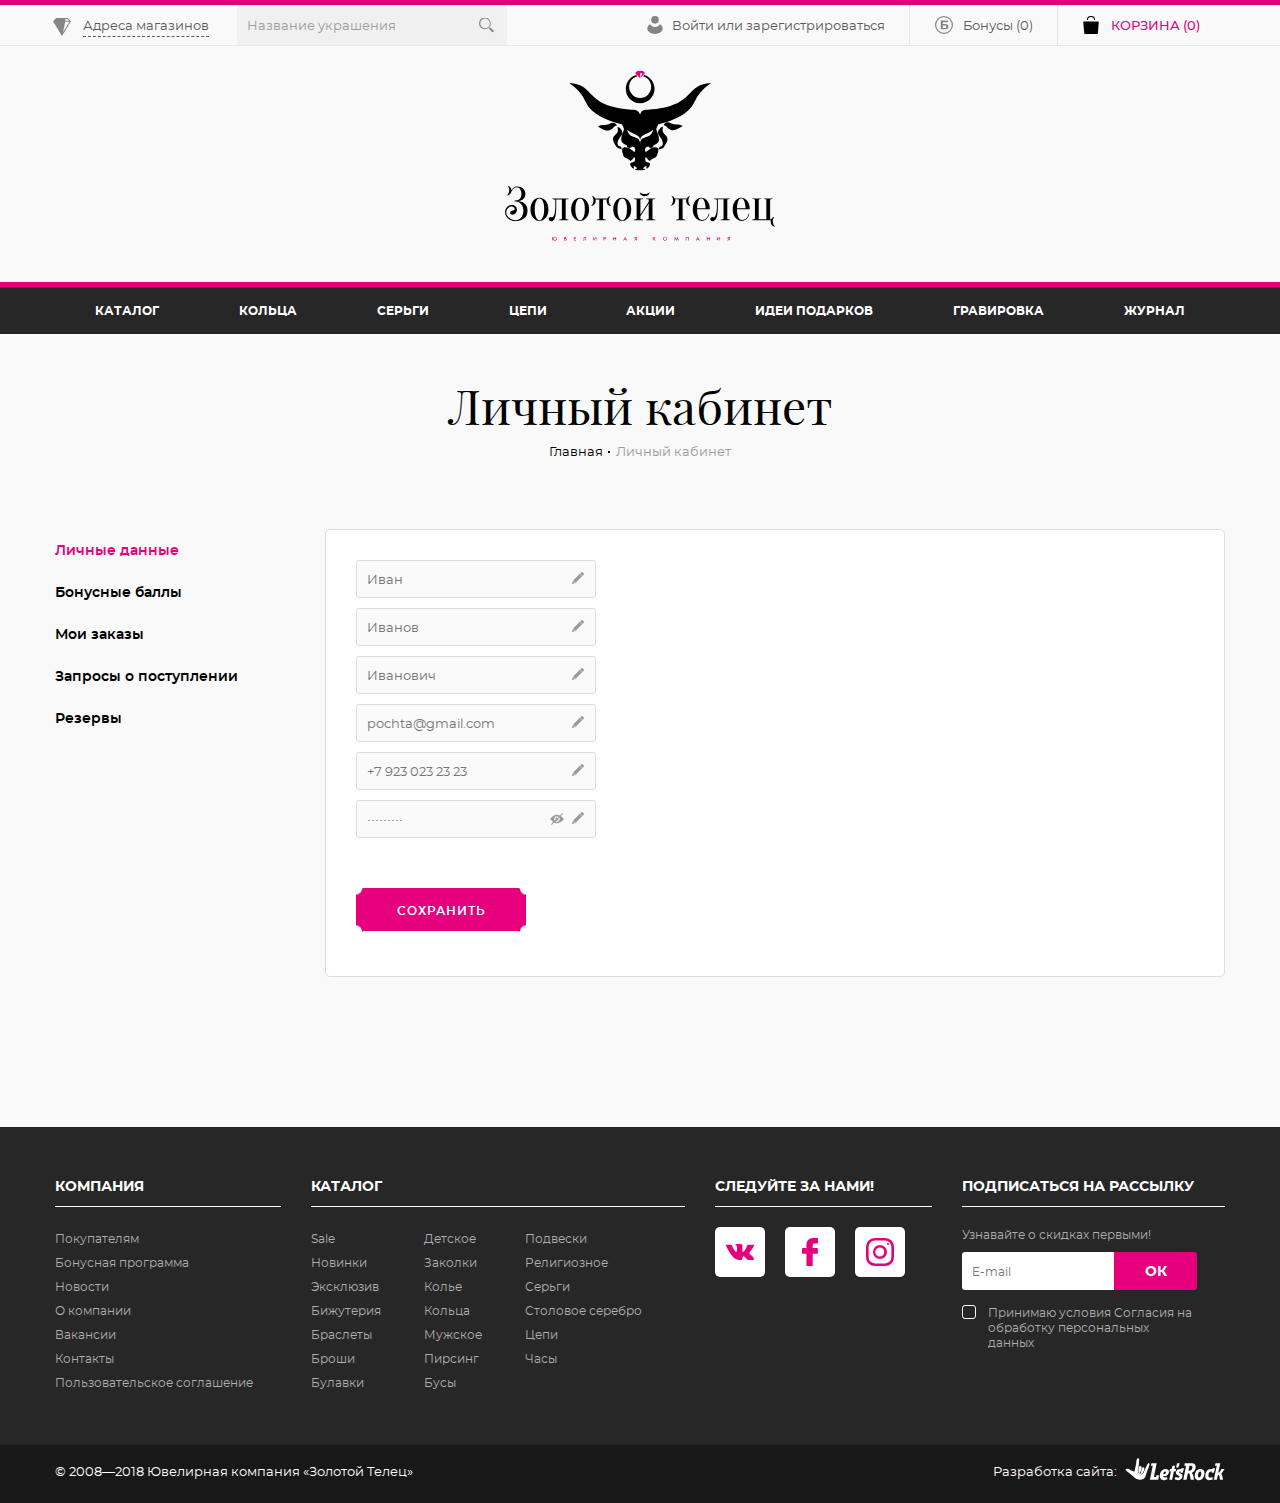
<file: lk.html>
<!DOCTYPE html>
<html lang="ru">
<head>
	<meta charset="UTF-8">
<title>Телец</title>
<link rel="stylesheet" href="css/style.css">
<link rel="icon" type="image/x-icon" href="/img/favicon.ico">
<meta name="viewport" content="width=device-width, initial-scale=1, maximum-scale=1" />
	<script src="https://api-maps.yandex.ru/2.1/?lang=ru_RU" type="text/javascript">
    </script>
</head>
<body class="page">
	<svg style="display: none;">
		<symbol id="arrow" viewBox="0 0 21 16">
  			<defs>
				<path id="946ra" d="M366.52 483.3l5.83-6.3-.93-1-7.42 8 7.42 8 .93-1-5.83-6.3H385v-1.4z"/>
			</defs>
			<g><g transform="translate(-364 -476)"><use xlink:href="#946ra"/></g></g>
  		</symbol>
  		<symbol id="letsrock" viewBox="0 0 99 23">
  			<defs>
  				<path id="tip2a" d="M1465.2 3714.6c-.3.96-.47 1.6-1.2 2.36-.43.45-.57.6-1.18.93-3 1.57-6.98.59-9.24-1.52-.39-.33-.6-.67-.97-1.04-.25-.22-.3-.25-.55-.5-1-1.1-5.05-4.33-6.26-5.09-1.82-1.12-.28-2.41 2.18-1.7 2.23.67 5.24 3.64 6.1 1.87.27-.53 1.46-7.05 1.54-7.78.14-1.1.22-2.19.5-3.2.16-.7.47-1.23.82-1.49.64-.45 1.38-.36 1.63.4.06.2.09.39.11.67a70.2 70.2 0 0 1-.63 7.86c-.17 1.3-.5 2.93-.53 4.19-.05 1.43 1.27 2.3 2.38 1.49.41 1.57 1.76 1.88 2.73.3.74-1.12 1.82-4.43 3.26-6.96.46-.84.82-1.57 1.24-2.27.08-.17.19-.31.3-.48.69-.9 1.38-.62 1.57.45.11.64-.22 1.3-.6 2.44-1.1 3.32-2.13 5.62-3.2 9.07m-5.2-3.82c-.3.7-.8 1.58-1.65.87-.8-.67-.22-2.72.06-4.63.16-.93.1-1.49.52-1.8.28-.22.58-.25.88-.2 1.1.18 1.41.62 1.27 1.7-.13 1.09-.52 2.86-1.07 4.06m2.32 1.13c-.4.61-1.25 1.54-1.83.53-.33-.56.06-1.66.3-2.47.23-.76.5-2.1.8-2.98.4-1.12 1.7-.76 2.16-.05.55.87-.55 3.48-1.43 4.97"/><path id="tip2b" d="M1507.94 3709.67l1-4.89c1.43-.05 3.8-.42 2.75 2.78-.74 2.28-2.15 2.14-3.75 2.1zm-5.16 8.99h3.26l1.35-6.38c1.8-.22 1.85 1.04 2.12 2.42l.72 3.96h3.31l-.8-4.05c-.2-.98-.63-1.8-1-2.19-.21-.22-.4-.34-.65-.53.52-.34.93-.48 1.35-.73a5.2 5.2 0 0 0 1.93-2.08c.77-1.38 1.16-3.48.39-5.03-.78-1.6-2.05-1.9-4.3-1.9-2.08 0-4.12-.04-6.19 0l-.5 2.6h1.77z"/><path id="tip2c" d="M1533.44 3718.65h2.9l1.02-4.63c1.24-.11 1.35.56 1.63 1.9l.52 2.73 3-.02-.4-2.08c-.45-1.97-.28-2.33-1.41-3.57l3.42-5.05-3.1.02c-.76 1.07-1.45 2.4-2.14 3.49h-.97c-.05-.93 1.6-7.47 1.85-9.3h-4.8l-.47 2.61h1.74c-.28 2.22-2.76 12.78-2.79 13.9"/><path id="tip2d" d="M1478.6 3714.36h-2.7l-.36 1.65h-2.18l2.85-13.87-5.22.06-.6 2.55h1.9l-2.9 13.9 8.33-.02"/><path id="tip2e" d="M1517.48 3715.36a4.7 4.7 0 0 1 .17-2.41c.28-1.07 1.05-2.84 2.34-2.39 1.02.31 1.07 3.4 0 5-.83 1.27-2.1 1.46-2.5-.2m-.92 3.54c.25.12.56.17.94.23 2.68.28 4.03-.74 4.86-1.83.75-.99 1-1.74 1.3-2.95.44-1.63.69-3.5-.33-4.91-1.08-1.49-3.26-1.97-5.33-1.1a6.23 6.23 0 0 0-3.42 4.02c-.3.98-.5 2.13-.39 3.23.14 1.57.88 2.75 2.37 3.31"/><path id="tip2f" d="M1482.69 3713.23c.16-1.15.72-2.45 1.74-2.67.82-.17 1.13.43.96 1.15-.07.32-.2.62-.47.9-.5.5-1.3.65-2.23.62m-2.4 4.8c1.74 2.14 5.16.67 6.67.14l-.5-2.25c-1.34.48-3.33 1.5-3.86-.59 2.24.2 4.2-.53 5.3-2.5 2.76-4.94-4.1-6.7-7.06-2.75a7.7 7.7 0 0 0-1.57 4.75s-.15 1.77 1.02 3.2"/><path id="tip2g" d="M1495.52 3712.5c.45 1.78 2.99 2.03 3.29 2.84.58 1.49-2.13 1.69-3.67.42l-1.05 2.25c.8 1.04 3.28 1.32 4.86.98 1.9-.39 2.98-1.96 3.06-3.87.05-.87-.14-1.32-.88-2.02-.67-.6-1.44-.76-2.05-1.18-.33-.23-.44-.29-.4-.7.05-.76.65-.74 1.56-.7l-.19 1.14 2.13-.03 1.37-4.32-2.59.03-.14.64c-1.3-.08-2.8-.12-3.83.7 0 0-2.01 1.66-1.47 3.83"/><path id="tip2h" d="M1525.93 3718.3c.28.24.69.5 1.3.66.69.23 1.49.26 2.26.15.5-.06.86-.17 1.19-.26.41-.11.74-.25 1.16-.42.16-.08.35-.14.55-.25l-.5-2.22c-.94.3-4.3 2.05-3.95-1.91.23-2.27.92-3.8 3.4-3.48l-.2 1.1 2.1-.04 1.41-4.32h-2.57l-.19.76c-2.95-.31-4.55.53-5.8 2.25a8.15 8.15 0 0 0-1.35 5.33c.09.98.42 1.97 1.19 2.64"/><path id="tip2i" d="M1488.82 3718.65h2.84l1.69-8.17 1.6.03.8-2.53h-1.85l.63-3.23H1492l-.93 3.23h-1.52l-.5 2.5h1.3z"/><path id="tip2j" d="M1495.66 3706.46h2.07l1.49-4.32h-2.68z"/>
  			</defs>
  			<g><g transform="translate(-1445 -3697)"><g><g><use xlink:href="#tip2a"/></g><g><use xlink:href="#tip2b"/></g><g><use xlink:href="#tip2c"/></g><g><use xlink:href="#tip2d"/></g><g><use xlink:href="#tip2e"/></g><g><use xlink:href="#tip2f"/></g><g><use xlink:href="#tip2g"/></g><g><use xlink:href="#tip2h"/></g><g><use xlink:href="#tip2i"/></g><g><use xlink:href="#tip2j"/></g></g></g></g>
  		</symbol>
  		<symbol id="edit" viewBox="0 0 12 12">
			<defs><path id="cvl9a" d="M892 591l3.13-.86-2.27-2.27zm10.49-11.77a.76.76 0 0 0-.6-.23.9.9 0 0 0-.6.28l-1.21 1.2 2.43 2.44 1.2-1.2a.9.9 0 0 0 .29-.62.76.76 0 0 0-.23-.59zm-2.7 1.58l-6.72 6.69 2.43 2.43 6.7-6.72z"/></defs><g><g transform="translate(-892 -579)"><use xlink:href="#cvl9a"/></g></g>
  		</symbol>
	</svg>

	<header class="header">
	<div class="header__top">
		<div class="container container_flex">
			<div class="header__top-blk">
				<a href="#" class="address">Адреса магазинов</a>
				<div class="search">
					<input type="search" placeholder="Название украшения">
					<button class="search__btn"></button>
				</div>
			</div>
			<div class="header__top-blk">
				<a href="#" class="header__btn header__btn_auth">Войти или зарегистрироваться</a>
				<a href="#" class="header__btn header__btn_bonus">Бонусы (0)</a>
				<a href="#" class="header__btn header__btn_cart">Корзина (0)</a>
			</div>
		</div>

	</div>
	<div class="header__logo">
		<a href="/" class="logo">
			<img src="img/svg/logo.svg" alt="">
		</a>
	</div>
	<div class="header__nav">
		<nav class="nav container">
			<div class="nav__item">
				<a href="/">Каталог</a>
			</div>
			<div class="nav__item">
				<a href="/">Кольца</a>
			</div>
			<div class="nav__item">
				<a href="/">Серьги</a>
			</div>
			<div class="nav__item">
				<a href="/">Цепи</a>
			</div>
			<div class="nav__item">
				<a href="/">Акции</a>
			</div>
			<div class="nav__item">
				<a href="/">Идеи подарков</a>
			</div>
			<div class="nav__item">
				<a href="/">Гравировка</a>
			</div>
			<div class="nav__item">
				<a href="/">Журнал</a>
			</div>
		</nav>
	</div>
</header>

	<div class="page__wrapper">
		<div class="container">
			<h2 class="title title_page title_center">Личный кабинет</h2>

			<ul class="breadcrumbs">
				<li><a href="#">Главная</a></li>
				<li><a href="#">Личный кабинет</a></li>
			</ul>

			<section class="lk">
				<div class="container">
					<div class="lk__page">
						<aside class="lk__side">
							<nav class="lk__nav">
								<a class="active" href="#">Личные данные</a>
								<a href="#">Бонусные баллы</a>
								<a href="#">Мои заказы</a>
								<a href="#">Запросы о поступлении</a>
								<a href="#">Резервы</a>
							</nav>
						</aside>
						<div class="lk__main">
							<div class="lk__content">
								<form class="form form_lk">
									<div class="field field_disable">
										<input type="text" placeholder="Иван">
										<div class="field__options">
											<button class="field__edit">
												<svg>
													<use xlink:href="#edit"/>
												</svg>
											</button>
										</div>
									</div>
									<div class="field field_disable">
										<input type="text" placeholder="Иванов">
										<div class="field__options">
											<button class="field__edit">
												<svg>
													<use xlink:href="#edit"/>
												</svg>
											</button>
										</div>
									</div>
									<div class="field field_disable">
										<input type="text" placeholder="Иванович">
										<div class="field__options">
											<button class="field__edit">
												<svg>
													<use xlink:href="#edit"/>
												</svg>
											</button>
										</div>
									</div>
									<div class="field field_disable">
										<input type="text" placeholder="pochta@gmail.com">
										<div class="field__options">
											<button class="field__edit">
												<svg>
													<use xlink:href="#edit"/>
												</svg>
											</button>
										</div>
									</div>
									<div class="field field_disable">
										<input type="text" placeholder="+7 923 023 23 23">
										<div class="field__options">
											<button class="field__edit">
												<svg>
													<use xlink:href="#edit"/>
												</svg>
											</button>
										</div>
									</div>
									<div class="field field_disable">
										<input type="password" placeholder="•••••••••">
										<div class="field__options">
											<button class="field__show field__show_active"></button>
											<button class="field__edit">
												<svg>
													<use xlink:href="#edit"/>
												</svg>
											</button>
										</div>
									</div>
									<button class="btn btn_form">Сохранить</button>
								</form>
							</div>
						</div>
					</div>
				</div>
			</section>	
			
		</div>




	</div>

	<footer class="footer">
	<div class="container">
		<div class="footer__main">
			<div class="footer__block">
				<span class="footer__block-caption">Компания</span>
				<ul>
					<li><a href="#">Покупателям</a></li>
					<li><a href="#">Бонусная программа</a></li>
					<li><a href="#">Новости</a></li>
					<li><a href="#">О компании</a></li>
					<li><a href="#">Вакансии</a></li>
					<li><a href="#">Контакты</a></li>
					<li><a href="#">Пользовательское соглашение</a></li>
				</ul>
			</div>
			<div class="footer__block">
				<span class="footer__block-caption">Каталог</span>
				<ul>
					<li><a href="#">Sale</a></li>
					<li><a href="#">Новинки</a></li>
					<li><a href="#">Эксклюзив</a></li>
					<li><a href="#">Бижутерия</a></li>
					<li><a href="#">Браслеты</a></li>
					<li><a href="#">Броши</a></li>
					<li><a href="#">Булавки</a></li>
				</ul>
				<ul>
					<li><a href="#">Детское</a></li>
					<li><a href="#">Заколки</a></li>
					<li><a href="#">Колье</a></li>
					<li><a href="#">Кольца</a></li>
					<li><a href="#">Мужское</a></li>
					<li><a href="#">Пирсинг</a></li>
					<li><a href="#">Бусы</a></li>
				</ul>
				<ul>
					<li><a href="#">Подвески</a></li>
					<li><a href="#">Религиозное</a></li>
					<li><a href="#">Серьги</a></li>
					<li><a href="#">Столовое серебро</a></li>
					<li><a href="#">Цепи</a></li>
					<li><a href="#">Часы</a></li>
				</ul>
			</div>
			<div class="footer__block">
				<span class="footer__block-caption">Следуйте за нами!</span>
				<ul class="social">
					<li>
						<a href="#"><img src="img/svg/vk.svg" alt=""></a>
					</li>
					<li>
						<a href="#"><img src="img/svg/fb.svg" alt=""></a>
					</li>
					<li>
						<a href="#"><img src="img/svg/in.svg" alt=""></a>
					</li>
				</ul>
			</div>
			<div class="footer__block">
				<span class="footer__block-caption">Подписаться на рассылку</span>
				<div class="subscribe">
					<p>Узнавайте о скидках первыми!</p>
					<div class="field subscribe__field">
						<input type="mail" placeholder="E-mail">
						<button class="field__btn">Ок</button>
					</div>
					<label class="aggree">
						<span class="checkbox checkbox_sub">
							<input class="checkbox" type="checkbox">
							<span class="checkbox__box"></span>
						</span>
						<p>Принимаю условия Согласия на обработку персональных данных
						</p>
					</label>
				</div>
			</div>
		</div>
	</div>
	<div class="footer__bot">
		<div class="container container_flex">
			<p class="copy">© 2008—2018 Ювелирная компания «Золотой Телец»</p>
			<p class="letsrock">Разработка сайта: 
				<a href="https://letsrock.pro/" target="_blank">
					<svg>
						<use xlink:href="#letsrock"/>
					</svg>
				</a>
			</p>
		</div>
			
	</div>
</footer>

	<script src="js/libs.js"></script>
	<script src="js/script.js"></script>
</body>
</html>
</file>
